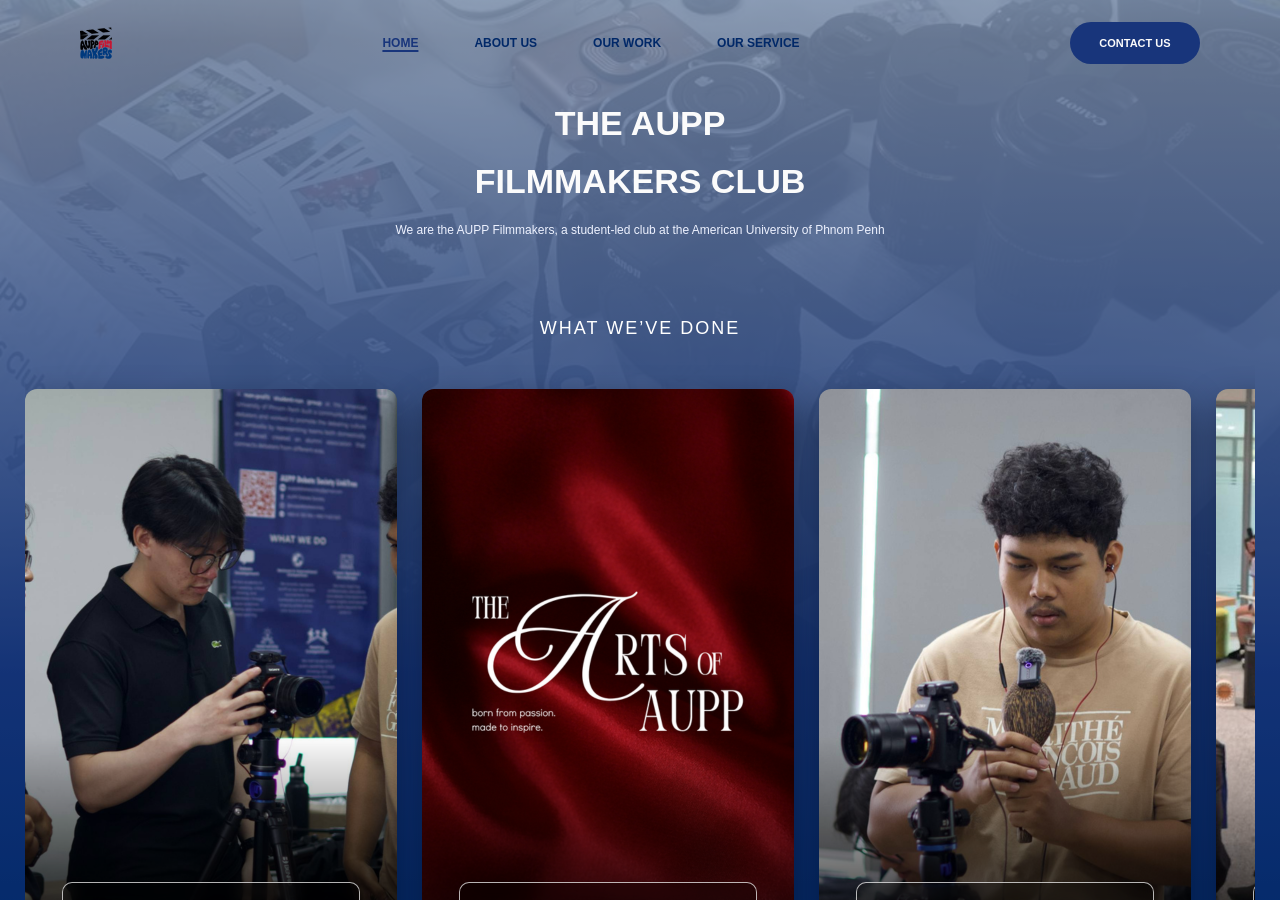
<file: index.html>
<!DOCTYPE html>
<html lang="en">
<head>
  <meta charset="UTF-8">
  <meta http-equiv="refresh" content="0; url=home.html">
  <title>Redirecting...</title>
</head>
<body>
  If you are not redirected, <a href="home.html">click here</a>.
</body>
</html>
</file>
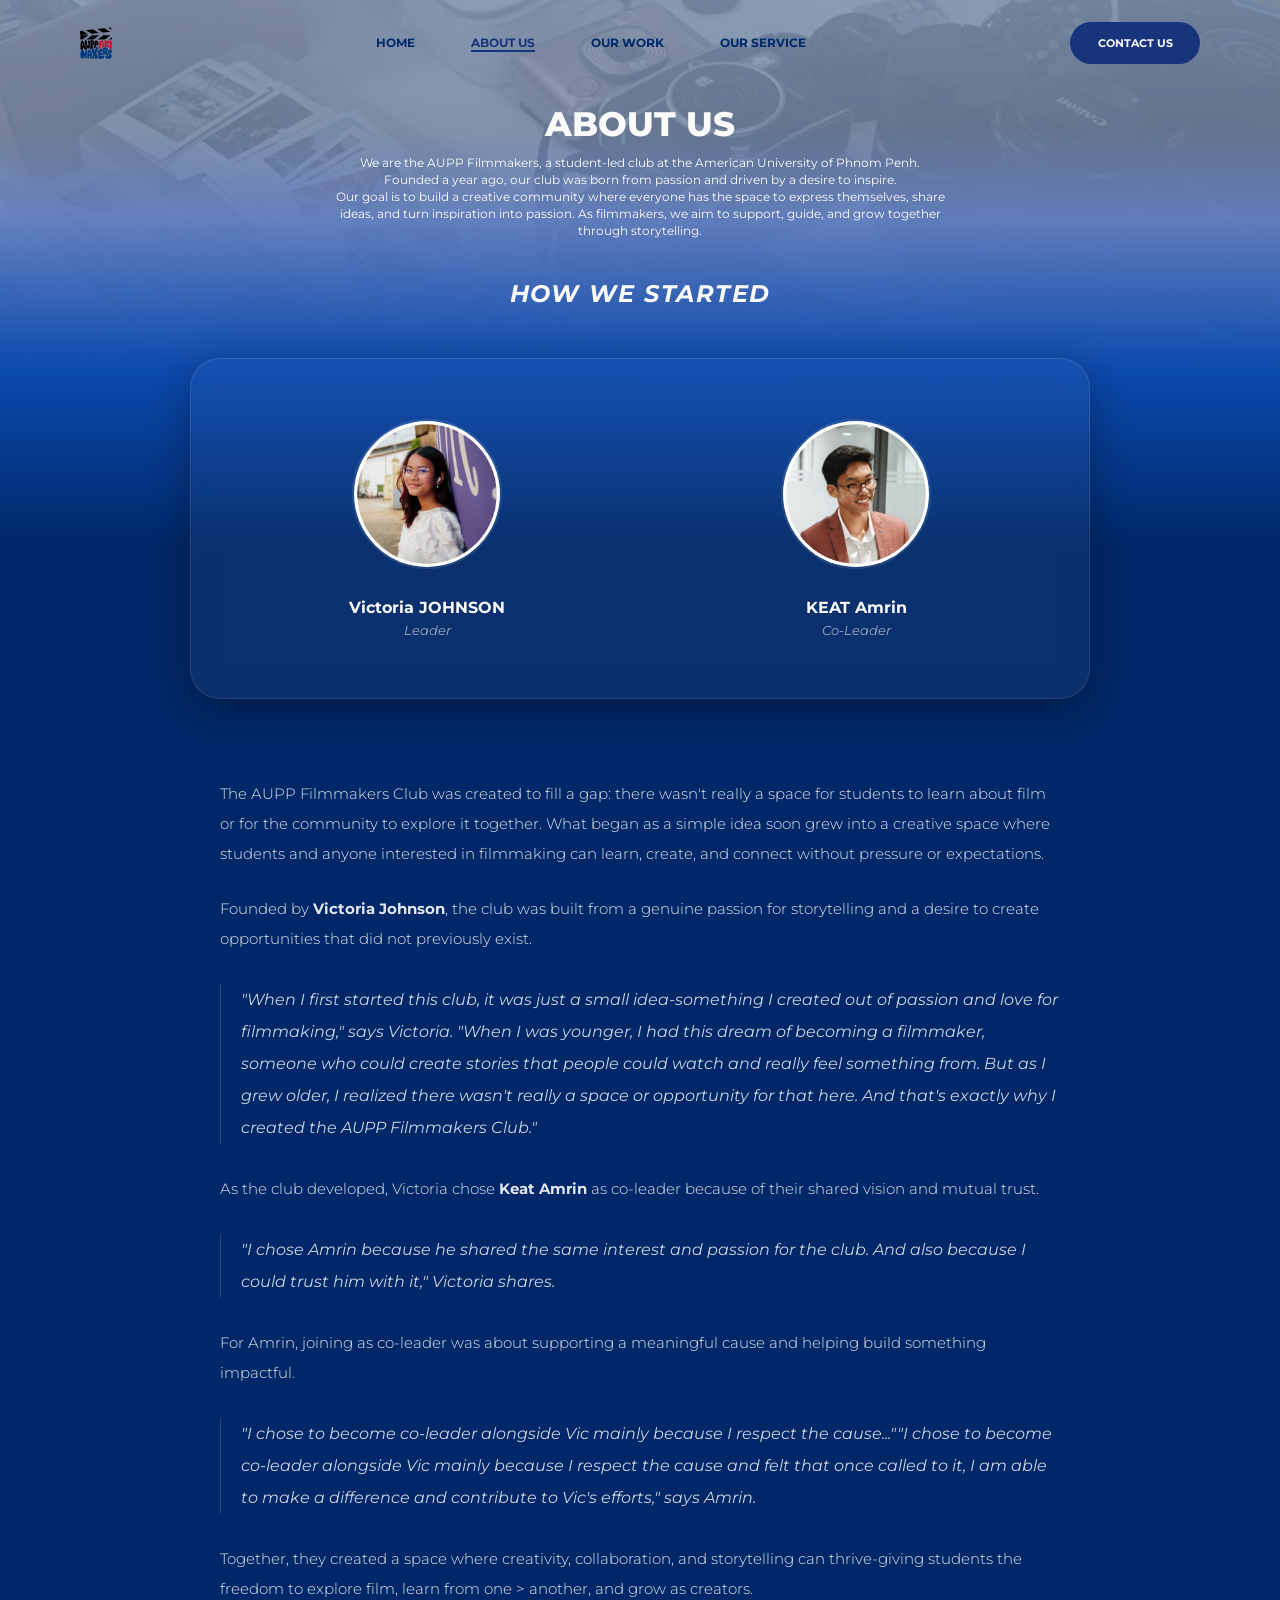
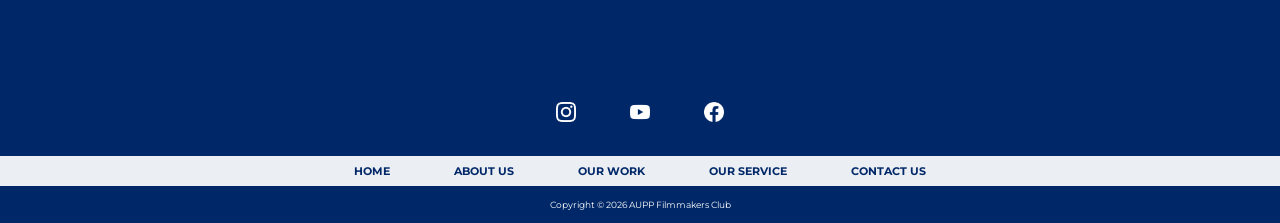
<file: about-us.html>
<!DOCTYPE html>
<html lang="en">
<head>
  <meta charset="UTF-8">
  <meta name="viewport" content="width=device-width, initial-scale=1.0">
  <title>About Us | AUPP Filmmakers</title>

  <link href="https://fonts.googleapis.com/css2?family=Montserrat:wght@300;400;600;700&display=swap" rel="stylesheet">

  <link rel="stylesheet" href="https://cdnjs.cloudflare.com/ajax/libs/font-awesome/6.5.0/css/all.min.css">

  <link rel="stylesheet" href="css/about-us.css">
  <link rel="icon" href="media/Nav_Footer/logo.png" type="image/png">
</head>
<body>
  <section class="about-us-page">
    <div class="about-us-background"></div>

      <header class="navbar">
          <div class="logo-container">
            <img src="media/Nav_Footer/logo.png" alt="Filmmakers Logo" class="filmmakers-logo" />
          </div>
          <input type="checkbox" id="nav-toggle" class="nav-toggle" />
          <label for="nav-toggle" class="nav-toggle-label">
            <i class="fa-solid fa-bars hamburger-icon" aria-hidden="true"></i>
            <span class="sr-only">Open navigation menu</span>
          </label>

          <nav class="nav-menu">
                <a href="home.html" class="nav-item-home">HOME</a>
                <a href="about-us.html" class="nav-item-about-us active" aria-current="page">ABOUT US</a>
                <a href="our-work.html" class="nav-item-our-work">OUR WORK</a>
                <a href="our-service.html" class="nav-item-our-service">OUR SERVICE</a>
                <a href="ContactUs.html" class="nav-item-contact-mobile">CONTACT US</a>
          </nav>

          <div class="nav-contact-button">
            <a href="ContactUs.html" class="button-label">CONTACT US</a>
          </div>
      </header>

    <div class="about-us-title">
      <h1>ABOUT US</h1>

      <p>We are the AUPP Filmmakers, a student-led club at the American University of Phnom Penh.</p>
      <p>Founded a year ago, our club was born from passion and driven by a desire to inspire.</p>
      <p>Our goal is to build a creative community where everyone has the space to express themselves, share ideas, and turn inspiration into passion. As filmmakers, we aim to support, guide, and grow together through storytelling.</p>
    </div>

<section class="how">
  <h2>HOW WE STARTED</h2>

  <div class="card">
    <div class="profile">
      <img src="media/about-us/leader/1.png" alt="Victoria Johnson">
      <h4>Victoria JOHNSON</h4>
      <p>Leader</p>
    </div>

    <div class="profile">
      <img src="media/about-us/leader/2.png" alt="KEAT Amrin">
      <h4>KEAT Amrin</h4>
      <p>Co-Leader</p>
    </div>
  </div>
</section>

<section class="description">
  <p>
    The AUPP Filmmakers Club was created to fill a gap: there wasn't really a space for students to learn about film or for the community to explore it together.

What began as a simple idea soon grew into a creative space where students and anyone interested in filmmaking can learn, create, and connect without

pressure or expectations.
  </p>

  <p>
    Founded by <strong>Victoria Johnson</strong>, the club was built from a genuine passion for storytelling and a desire to create opportunities that did not previously exist.
  </p>

  <blockquote>
    "When I first started this club, it was just a small idea-something I created out of passion and love for

filmmaking," says Victoria. "When I was younger, I had this dream of becoming a filmmaker, someone who

could create stories that people could watch and really feel something from. But as I grew older, I realized

there wasn't really a space or opportunity for that here. And that's exactly why I created the AUPP Filmmakers

Club."
  </blockquote>

  <p>
    As the club developed, Victoria chose <strong>Keat Amrin </strong>as co-leader because of their shared vision and mutual trust.
  </p>

  <blockquote>
    "I chose Amrin because he shared the same interest and passion for the club. And also because I could trust him

with it," Victoria shares.
  </blockquote>

  <p>
    For Amrin, joining as co-leader was about supporting a meaningful cause and helping build something impactful.
  </p>

  <blockquote>
    "I chose to become co-leader alongside Vic mainly because I respect the cause...""I chose to become co-leader alongside Vic mainly because I respect the cause and felt that once called to it, I am

able to make a difference and contribute to Vic's efforts," says Amrin.</blockquote>

  <p>
    Together, they created a space where creativity, collaboration, and storytelling can thrive-giving students the freedom to explore film, learn from one
>
another, and grow as creators.
  </p>
</section>

<footer class="footer">
        <div class="footer-social">
          <a href="https://www.instagram.com/aupp.filmmakers?utm_source=ig_web_button_share_sheet&igsh=ZDNlZDc0MzIxNw==" class="footer-social-link">
            <img src="media/Nav_Footer/IG.png" alt="Instagram Icon" />
          </a>
          <a href="https://www.youtube.com/@auppfilmmakersofficial" class="footer-social-link">
            <img src="media/Nav_Footer/YT.png" alt="YouTube Icon" />
          </a>
          <a href="https://web.facebook.com/profile.php?id=61566840352282" class="footer-social-link">
            <img src="media/Nav_Footer/FB.png" alt="Facebook Icon" />
          </a>
        </div>

        <div class="footer-menu">
          <a href="home.html">HOME</a>
          <a href="about-us.html">ABOUT US</a>
          <a href="our-work.html">OUR WORK</a>
          <a href="our-service.html">OUR SERVICE</a>
          <a href="ContactUs.html">CONTACT US</a>
        </div>

        <p class="footer-copyright">Copyright &copy; 2026 AUPP Filmmakers Club</p>
</footer>

</body>
</html>
</file>
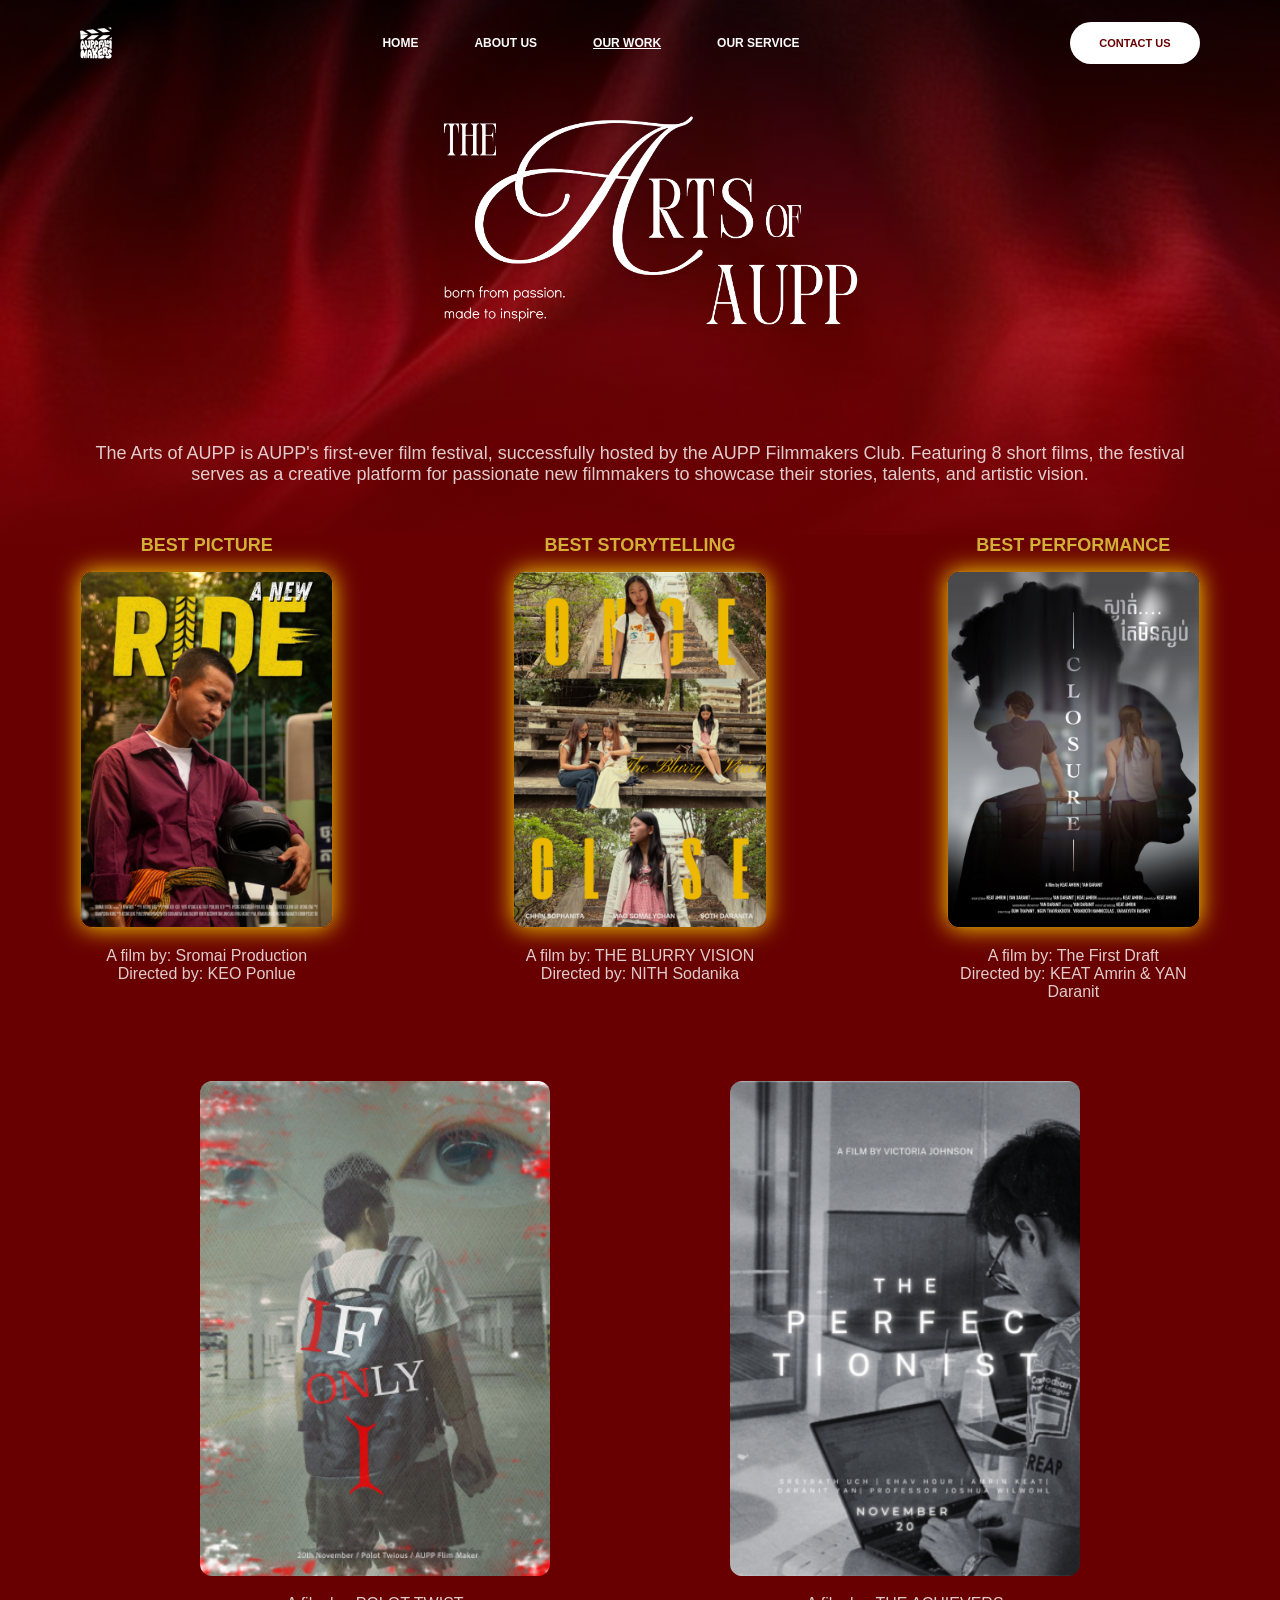
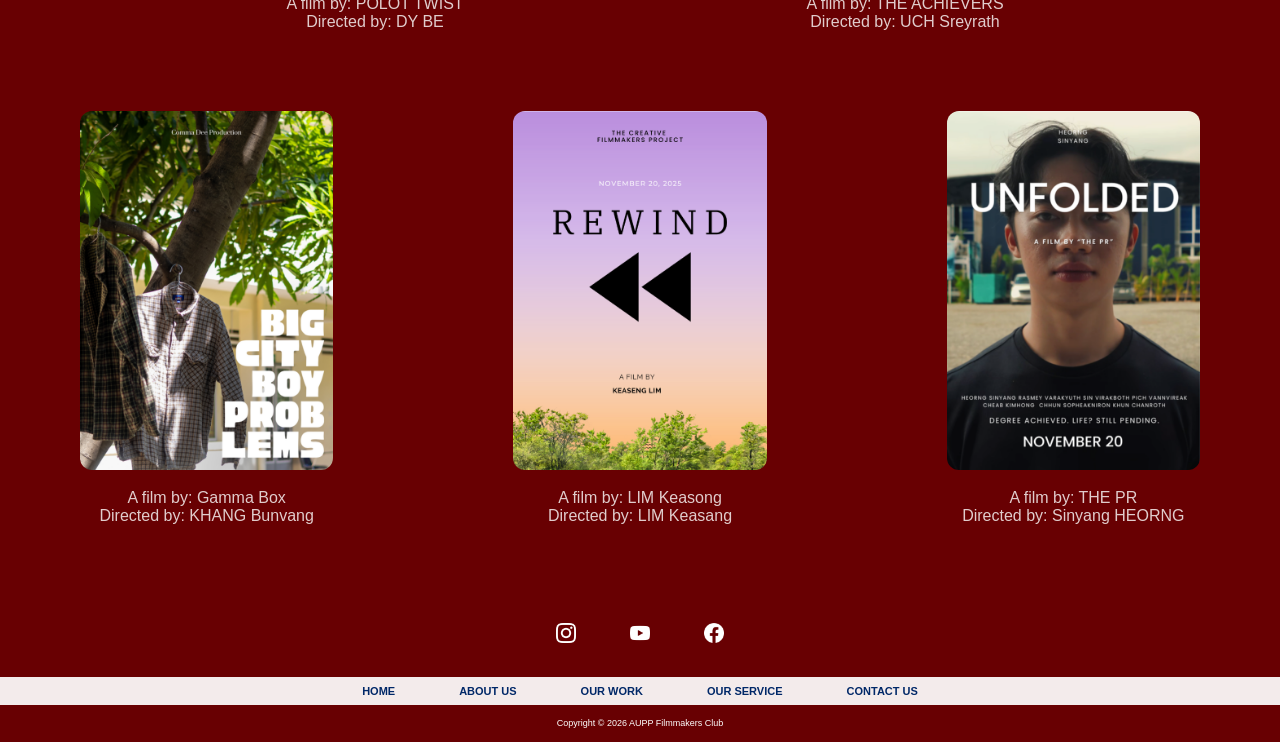
<file: ArtofAupp.html>
<!DOCTYPE html>
<html lang="en">
<head>
    <meta charset="UTF-8">
    <meta name="viewport" content="width=device-width, initial-scale=1.0">
    <title>The Arts Of AUPP | AUPP Filmmakers</title>
    <link rel="stylesheet" href="https://cdnjs.cloudflare.com/ajax/libs/font-awesome/6.0.0/css/all.min.css">
    <link rel="stylesheet" href="css/ArtofAupp.css">
    <link rel="icon" href="media/Nav_Footer/logo.png" type="image/png">
</head>
<body>
    <section class="art-of-aupp-page">
      <div class="art-of-aupp-background"></div>

      <header class="navbar">

        <div class="logo-container">
          <img src="media/Nav_Footer/logo-white.png" alt="Filmmakers Logo" class="filmmakers-logo" />
        </div>
        <input type="checkbox" id="nav-toggle" class="nav-toggle" />
        <label for="nav-toggle" class="nav-toggle-label">
          <i class="fa-solid fa-bars hamburger-icon" aria-hidden="true"></i>
          <span class="sr-only">Open navigation menu</span>
        </label>

        <nav class="nav-menu">
          <a href="home.html" class="nav-item-home">HOME</a>
          <a href="about-us.html" class="nav-item-about-us">ABOUT US</a>
          <a href="our-work.html" class="nav-item-our-work active" aria-current="page">OUR WORK</a>
          <a href="our-service.html" class="nav-item-our-service">OUR SERVICE</a>
          <a href="ContactUs.html" class="nav-item-contact-mobile">CONTACT US</a>
        </nav>

        <div class="nav-contact-button">
          <a href="ContactUs.html" class="button-label">CONTACT US</a>
        </div>
      </header>
    
    <div class="hero-content">
            <img src="media/art-of-aupp/6 (1).png" class="hero-logo" alt="The Arts of AUPP">
            <p class="description">
                The Arts of AUPP is AUPP's first-ever film festival, successfully hosted by the AUPP Filmmakers Club.
                Featuring 8 short films, the festival serves as a creative platform for passionate new filmmakers to showcase their stories, talents, and artistic vision.
            </p>
    </div>

    <main class="gallery-container">
        <section class="film-row winners">
            <div class="film-card">
                <h3 class="category-title">BEST PICTURE</h3>
                <img src="media/art-of-aupp/film-poster/2.png" alt="A New Ride">
                <p class="film-info">A film by: Sromai Production<br>Directed by: KEO Ponlue</p>
            </div>    
            <div class="film-card">
                <h3 class="category-title">BEST STORYTELLING</h3>
                <img src="media/art-of-aupp/film-poster/3.png" alt="Once Close">
                <p class="film-info">A film by: THE BLURRY VISION<br>Directed by: NITH Sodanika</p>
            </div>
            <div class="film-card">
                <h3 class="category-title">BEST PERFORMANCE</h3>
                <img src="media/art-of-aupp/film-poster/1.png" alt="Closure">
                <p class="film-info">A film by: The First Draft<br>Directed by: KEAT Amrin & YAN Daranit</p>
            </div>
        </section>

        <section class="film-row grid-2">
            <div class="film-card">
                <img src="media/art-of-aupp/film-poster/4.png" alt="If Only I">
                <p class="film-info">A film by: POLOT TWIST<br>Directed by: DY BE</p>
            </div>
            <div class="film-card">
                <img src="media/art-of-aupp/film-poster/5.png" alt="The Perfectionist">
                <p class="film-info">A film by: THE ACHIEVERS<br>Directed by: UCH Sreyrath</p>
            </div>
        </section>

        <section class="film-row grid-3">
            <div class="film-card">
                <img src="media/art-of-aupp/film-poster/6.png" alt="Big City Boy Problems">
                <p class="film-info">A film by: Gamma Box<br>Directed by: KHANG Bunvang</p>
            </div>
            <div class="film-card">
                <img src="media/art-of-aupp/film-poster/7.png" alt="Rewind">
                <p class="film-info">A film by: LIM Keasong<br>Directed by: LIM Keasang</p>
            </div>
            <div class="film-card">
                <img src="media/art-of-aupp/film-poster/8.png" alt="Unfolded">
                <p class="film-info">A film by: THE PR<br>Directed by: Sinyang HEORNG</p>
            </div>
        </section>
          
    </main>

    <footer class="footer">
        <div class="footer-social">
          <a href="https://www.instagram.com/aupp.filmmakers?utm_source=ig_web_button_share_sheet&igsh=ZDNlZDc0MzIxNw==" class="footer-social-link">
            <img src="media/Nav_Footer/IG.png" alt="Instagram Icon" />
          </a>
          <a href="https://www.youtube.com/@auppfilmmakersofficial " class="footer-social-link">
            <img src="media/Nav_Footer/YT.png" alt="YouTube Icon" />
          </a>
          <a href="https://web.facebook.com/profile.php?id=61566840352282" class="footer-social-link">
            <img src="media/Nav_Footer/FB.png" alt="Facebook Icon" />
          </a>
        </div>

        <div class="footer-menu">
          <a href="home.html">HOME</a>
          <a href="about-us.html">ABOUT US</a>
          <a href="our-work.html">OUR WORK</a>
          <a href="our-service.html">OUR SERVICE</a>
          <a href="ContactUs.html">CONTACT US</a>
        </div>

        <p class="footer-copyright">Copyright &copy; 2026 AUPP Filmmakers Club</p>
    </footer>

</body>
</html>
</file>
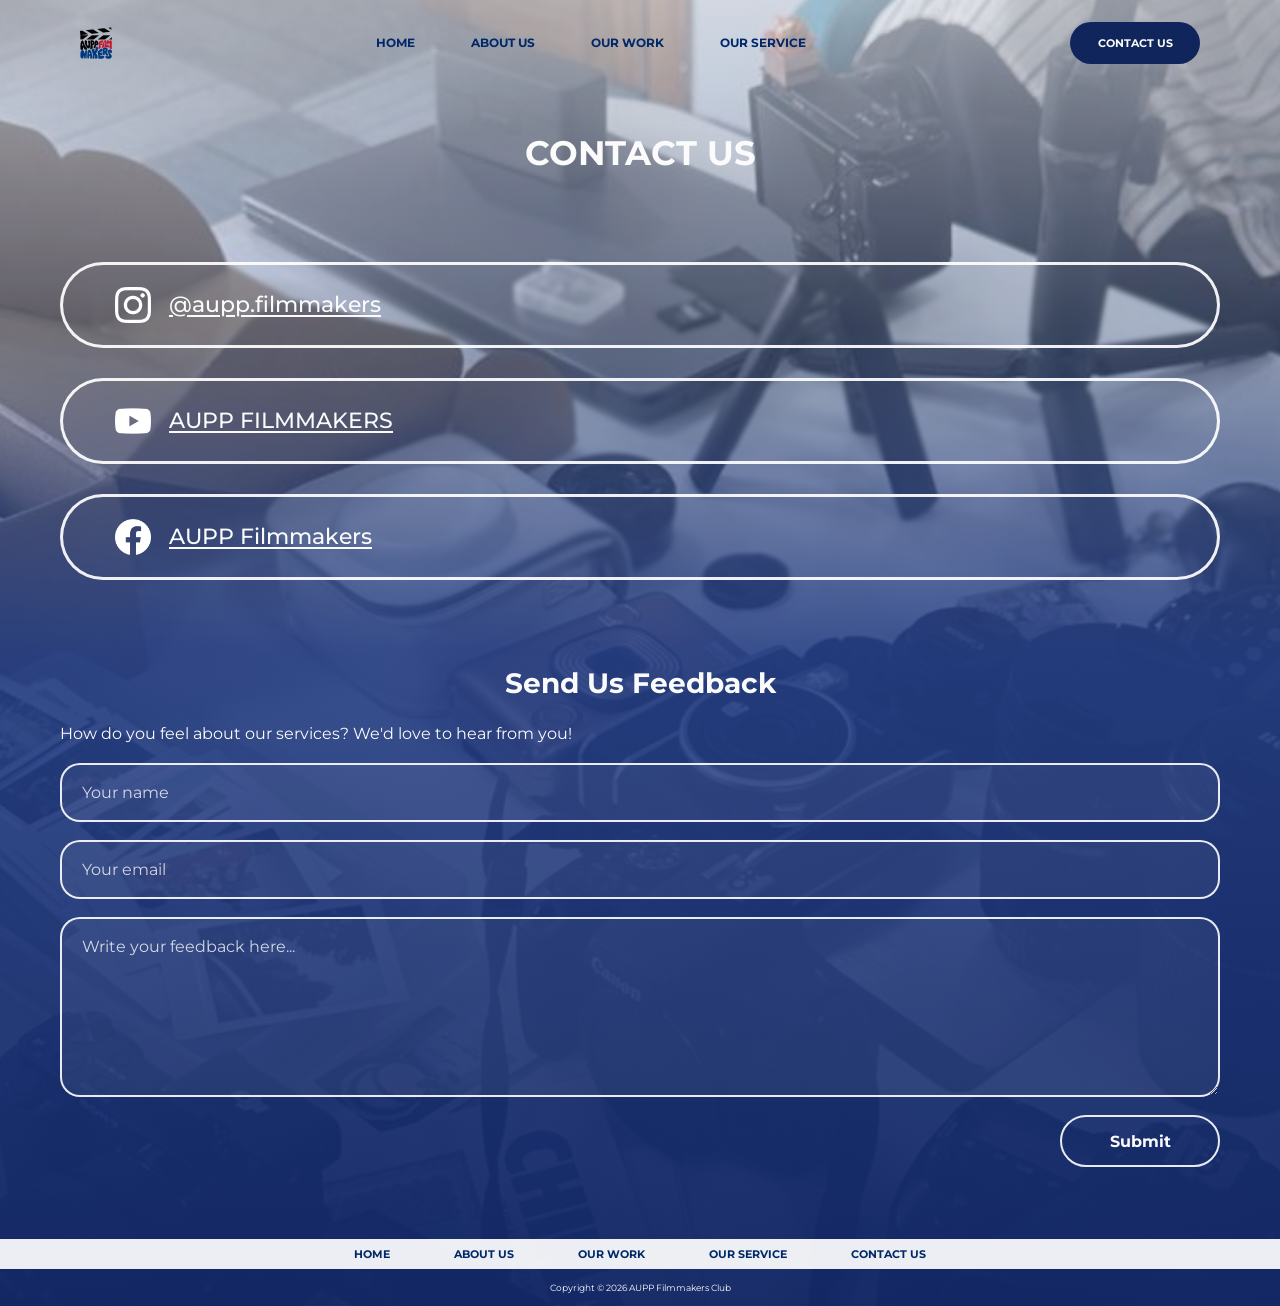
<file: ContactUs.html>
<!DOCTYPE html>
<html lang="en">
  <head>
    <meta charset="UTF-8" />
    <meta name="viewport" content="width=device-width, initial-scale=1.0" />
    <title>Contact Us | AUPP FILMMAKERS CLUB</title>
    <link rel="preconnect" href="https://fonts.gstatic.com" crossorigin />
    <link
      href="https://fonts.googleapis.com/css2?family=Montserrat:ital,wght@0,100..900;1,100..900&display=swap"
      rel="stylesheet"
    />
    <link rel="stylesheet" href="https://cdnjs.cloudflare.com/ajax/libs/font-awesome/6.5.0/css/all.min.css" />
    <link rel="stylesheet" href="css/ContactUs.css" />
    <link rel="icon" href="media/Nav_Footer/logo.png" type="image/png">
  </head>
  <body>
    <section class="contactUs-page">
      <div class="contactUs-background"></div>

      <header class="navbar">
        <div class="logo-container">
          <img src="media/Nav_Footer/logo.png" alt="Filmmakers Logo" class="filmmakers-logo" />
        </div>
        <input type="checkbox" id="nav-toggle" class="nav-toggle" />
        <label for="nav-toggle" class="nav-toggle-label">
          <i class="fa-solid fa-bars hamburger-icon" aria-hidden="true"></i>
          <span class="sr-only">Open navigation menu</span>
        </label>

        <nav class="nav-menu">
          <a href="home.html" class="nav-item-home">HOME</a>
          <a href="about-us.html" class="nav-item-about-us">ABOUT US</a>
          <a href="our-work.html" class="nav-item-our-work">OUR WORK</a>
          <a href="our-service.html" class="nav-item-our-service">OUR SERVICE</a>
          <a href="ContactUs.html" class="nav-item-contact-mobile active" aria-current="page">CONTACT US</a>
        </nav>

        <div class="nav-contact-button active">
          <a href="ContactUs.html" class="button-label" aria-current="page">CONTACT US</a>
        </div>
      </header>

      <div class="contact-us-title">
        <h1>CONTACT US</h1>
      </div>

      <section class="contact-links">
        <a href="https://www.instagram.com/aupp.filmmakers?utm_source=ig_web_button_share_sheet&igsh=ZDNlZDc0MzIxNw==" class="contact-card">
          <img src="media/Nav_Footer/IG.png" alt="Instagram Icon" class="contact-icon" />
          <span>@aupp.filmmakers</span>
        </a>

        <a href="https://www.youtube.com/@auppfilmmakersofficial" class="contact-card">
          <img src="media/Nav_Footer/YT.png" alt="YouTube Icon" class="contact-icon" />
          <span>AUPP FILMMAKERS</span>
        </a>

        <a href="https://web.facebook.com/profile.php?id=61566840352282" class="contact-card">
          <img src="media/Nav_Footer/FB.png" alt="Facebook Icon" class="contact-icon" />
          <span>AUPP Filmmakers</span>
        </a>
      </section>

      <section class="feedback-section">
        <h2>Send Us Feedback</h2>
        <p>How do you feel about our services? We'd love to hear from you!</p>
        <form class="feedback-form">
          <label class="sr-only" for="feedback-name">Your name</label>
          <input id="feedback-name" type="text" name="name" placeholder="Your name" required />

          <label class="sr-only" for="feedback-email">Your email</label>
          <input id="feedback-email" type="email" name="email" placeholder="Your email" required />

          <label class="sr-only" for="feedback-message">Your message</label>
          <textarea id="feedback-message" name="message" placeholder="Write your feedback here..." required></textarea>

          <button type="submit">Submit</button>
        </form>
      </section>

      <footer class="footer">
        <div class="footer-menu">
          <a href="home.html">HOME</a>
          <a href="about-us.html">ABOUT US</a>
          <a href="our-work.html">OUR WORK</a>
          <a href="our-service.html">OUR SERVICE</a>
          <a href="ContactUs.html">CONTACT US</a>
        </div>

        <p class="footer-copyright">Copyright &copy; 2026 AUPP Filmmakers Club</p>
      </footer>
    </section>
  </body>
</html>
</file>
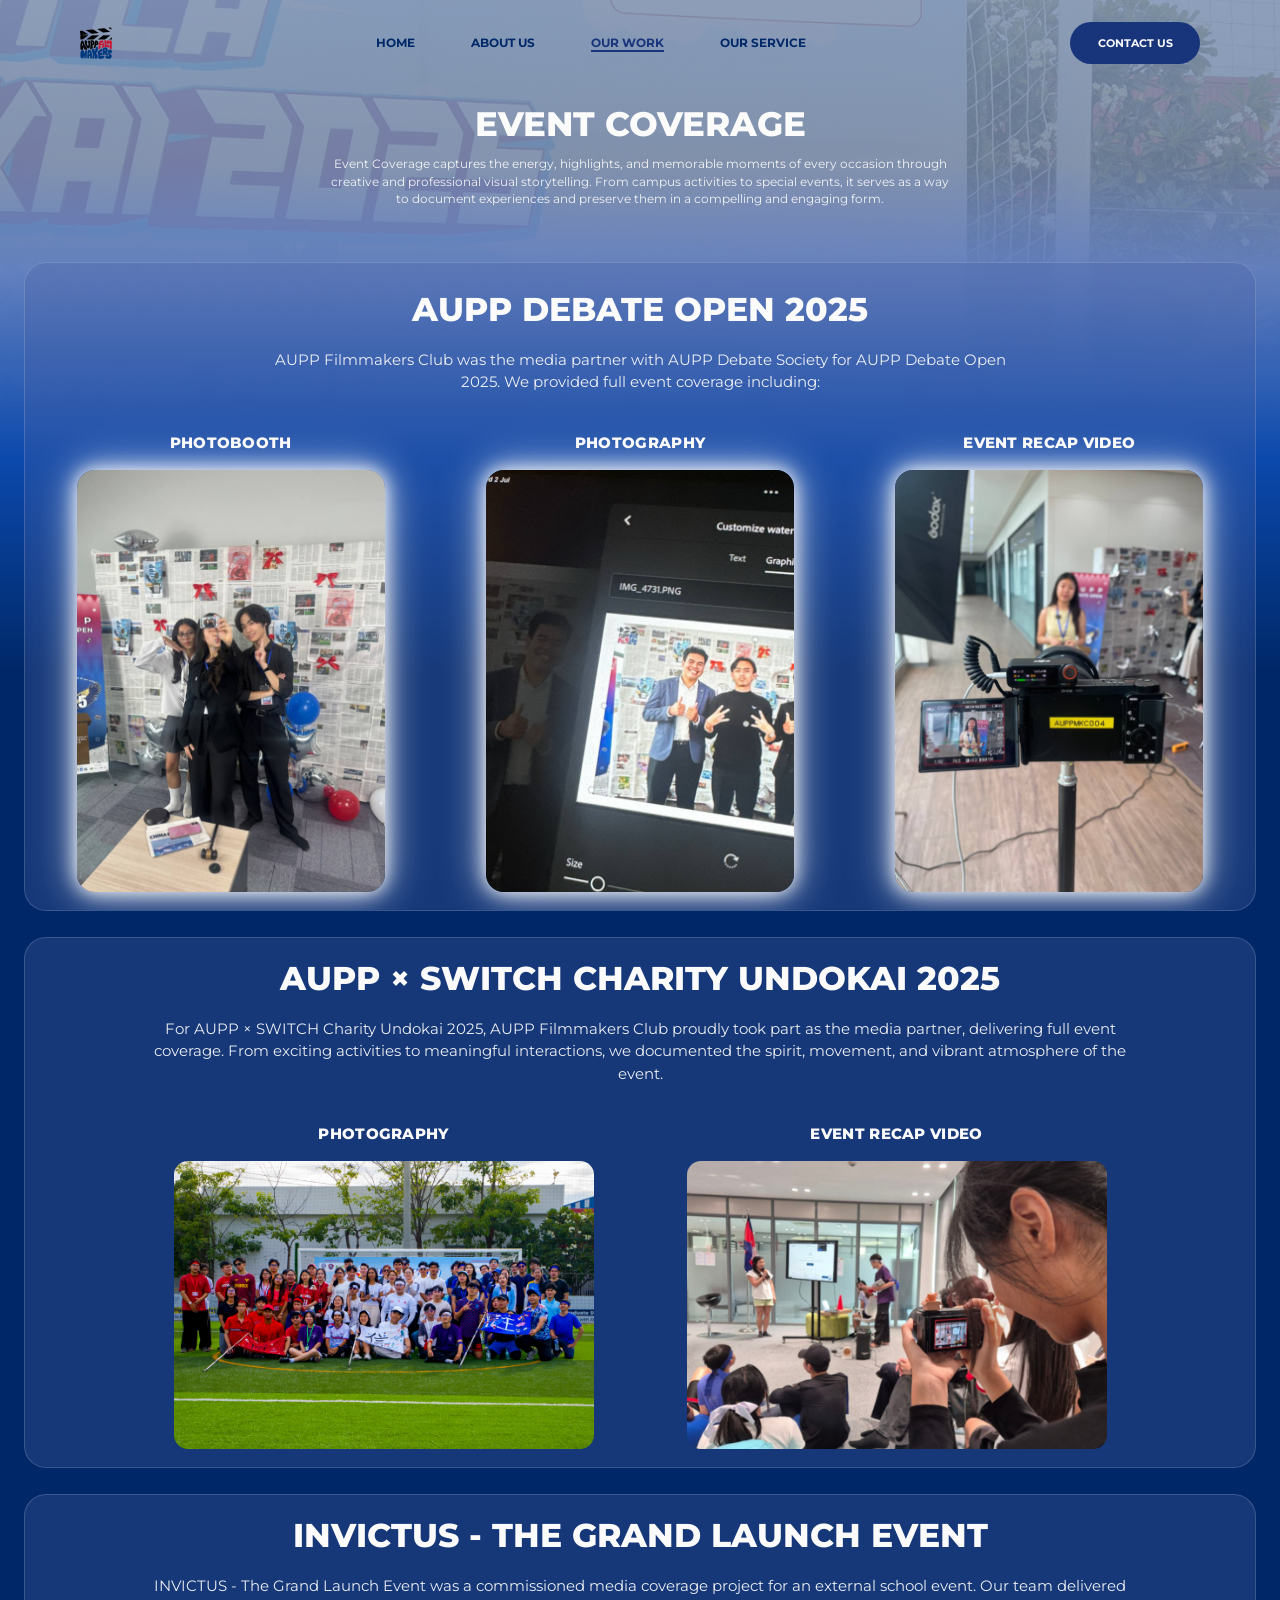
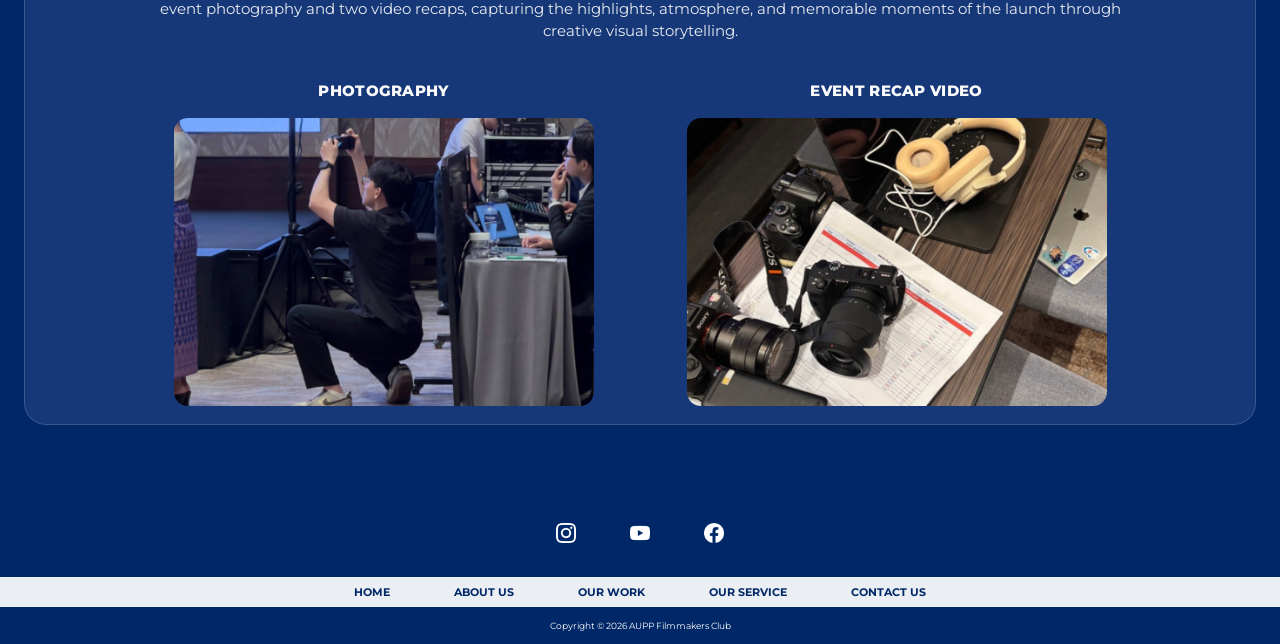
<file: EventCoverage.html>
<!DOCTYPE html>
<html lang="en">

  <head>
    <meta charset="UTF-8" />
    <meta name="viewport" content="width=device-width, initial-scale=1.0" />
    <title>Event Coverage | AUPP FILMMAKERS CLUB</title>
    <link rel="preconnect" href="https://fonts.gstatic.com" crossorigin />
    <link href="https://fonts.googleapis.com/css2?family=Montserrat:ital,wght@0,100..900;1,100..900&display=swap"
      rel="stylesheet" />
    <link rel="stylesheet" href="https://cdnjs.cloudflare.com/ajax/libs/font-awesome/6.5.0/css/all.min.css" />
    <link rel="stylesheet" href="css/EventCoverage.css" />
    <link rel="icon" href="media/Nav_Footer/logo.png" type="image/png">
  </head>

  <body>
    <section class="event-coverage-page">
      <div class="event-coverage-background"></div>

      <header class="navbar">
        <div class="logo-container">
          <img src="media/Nav_Footer/logo.png" alt="Filmmakers Logo" class="filmmakers-logo" />
        </div>
        <input type="checkbox" id="nav-toggle" class="nav-toggle" />
        <label for="nav-toggle" class="nav-toggle-label">
          <i class="fa-solid fa-bars hamburger-icon" aria-hidden="true"></i>
          <span class="sr-only">Open navigation menu</span>
        </label>

        <nav class="nav-menu">
          <a href="home.html" class="nav-item-home">HOME</a>
          <a href="about-us.html" class="nav-item-about-us">ABOUT US</a>
          <a href="our-work.html" class="nav-item-our-work active" aria-current="page">OUR WORK</a>
          <a href="our-service.html" class="nav-item-our-service">OUR SERVICE</a>
          <a href="ContactUs.html" class="nav-item-contact-mobile">CONTACT US</a>
        </nav>

        <div class="nav-contact-button">
          <a href="ContactUs.html" class="button-label">CONTACT US</a>
        </div>
      </header>

      <div class="event-coverage-title">
        <h1>EVENT COVERAGE</h1>
        <p>
          Event Coverage captures the energy, highlights, and memorable moments of every occasion through creative and professional visual storytelling. From campus activities to special events, it serves as a way to document experiences and preserve them in a compelling and engaging form.</p>
      </div>

      <section class="gallery-section">
        <div class="gallery-header">
          <h2 class="gallery-title">AUPP DEBATE OPEN 2025</h2>
          <p class="gallery-description">
            AUPP Filmmakers Club was the media partner with AUPP Debate Society for AUPP Debate Open 2025.
            We provided full event coverage including:
          </p>
        </div>

        <div class="gallery-cards">
          <article class="gallery-card">
            <h3 class="gallery-card-title">PHOTOBOOTH</h3>
            <div class="gallery-card-frame">
              <img src="media/event-coverage/event-aupp-debate/1.png" alt="Photobooth coverage preview" />
            </div>
          </article>

          <article class="gallery-card">
            <h3 class="gallery-card-title">PHOTOGRAPHY</h3>
            <div class="gallery-card-frame">
              <img src="media/event-coverage/event-aupp-debate/2.png" alt="Photography coverage preview" />
            </div>
          </article>

          <article class="gallery-card">
            <h3 class="gallery-card-title">EVENT RECAP VIDEO</h3>
            <div class="gallery-card-frame">
              <img src="media/event-coverage/event-aupp-debate/3.png" alt="Event recap video preview" />
            </div>
          </article>
        </div>
      </section>

      <section class="gallery-section gallery-section-secondary">
        <div class="gallery-header gallery-header-wide">
          <h2 class="gallery-title">AUPP &times; SWITCH Charity Undokai 2025</h2>
          <p class="gallery-description">
            For AUPP &times; SWITCH Charity Undokai 2025, AUPP Filmmakers Club proudly took part as the media partner,
            delivering full event coverage. From exciting activities to meaningful interactions, we documented the
            spirit, movement, and vibrant atmosphere of the event.
          </p>
        </div>

        <div class="gallery-cards gallery-cards-two">
          <article class="gallery-card">
            <h3 class="gallery-card-title">PHOTOGRAPHY</h3>
            <div class="gallery-card-frame gallery-card-frame-landscape">
              <img src="media/event-coverage/event-switch-charity-undokai/1.png" alt="Charity Undokai photography preview" />
            </div>
          </article>

          <article class="gallery-card">
            <h3 class="gallery-card-title">EVENT RECAP VIDEO</h3>
            <div class="gallery-card-frame gallery-card-frame-landscape">
              <img src="media/event-coverage/event-switch-charity-undokai/2.png" alt="Charity Undokai event recap video preview" />
            </div>
          </article>
        </div>
      </section>

      <section class="gallery-section gallery-section-secondary">
        <div class="gallery-header gallery-header-wide">
          <h2 class="gallery-title">INVICTUS - THE GRAND LAUNCH EVENT</h2>
          <p class="gallery-description">
            INVICTUS - The Grand Launch Event was a commissioned media coverage project for an external school
            event. Our team delivered event photography and two video recaps, capturing the highlights,
            atmosphere, and memorable moments of the launch through creative visual storytelling.
          </p>
        </div>

        <div class="gallery-cards gallery-cards-two">
          <article class="gallery-card">
            <h3 class="gallery-card-title">PHOTOGRAPHY</h3>
            <div class="gallery-card-frame gallery-card-frame-landscape">
              <img src="media/event-coverage/event-invictus/1.png" alt="Invictus photography preview" />
            </div>
          </article>

          <article class="gallery-card">
            <h3 class="gallery-card-title">EVENT RECAP VIDEO</h3>
            <div class="gallery-card-frame gallery-card-frame-landscape">
              <img src="media/event-coverage/event-invictus/2.png" alt="Invictus event recap video preview" />
            </div>
          </article>
        </div>
      </section>

      <footer class="footer">
        <div class="footer-social">
          <a href="https://www.instagram.com/aupp.filmmakers?utm_source=ig_web_button_share_sheet&igsh=ZDNlZDc0MzIxNw==" class="footer-social-link">
            <img src="media/Nav_Footer/IG.png" alt="Instagram Icon" />
          </a>
          <a href="https://www.youtube.com/@auppfilmmakersofficial" class="footer-social-link">
            <img src="media/Nav_Footer/YT.png" alt="YouTube Icon" />
          </a>
          <a href="https://web.facebook.com/profile.php?id=61566840352282" class="footer-social-link">
            <img src="media/Nav_Footer/FB.png" alt="Facebook Icon" />
          </a>
        </div>

        <div class="footer-menu">
          <a href="home.html">HOME</a>
          <a href="about-us.html">ABOUT US</a>
          <a href="our-work.html">OUR WORK</a>
          <a href="our-service.html">OUR SERVICE</a>
          <a href="ContactUs.html">CONTACT US</a>
        </div>

        <p class="footer-copyright">Copyright &copy; 2026 AUPP Filmmakers Club</p>
      </footer>
    </section>
  </body>

</html>
</file>
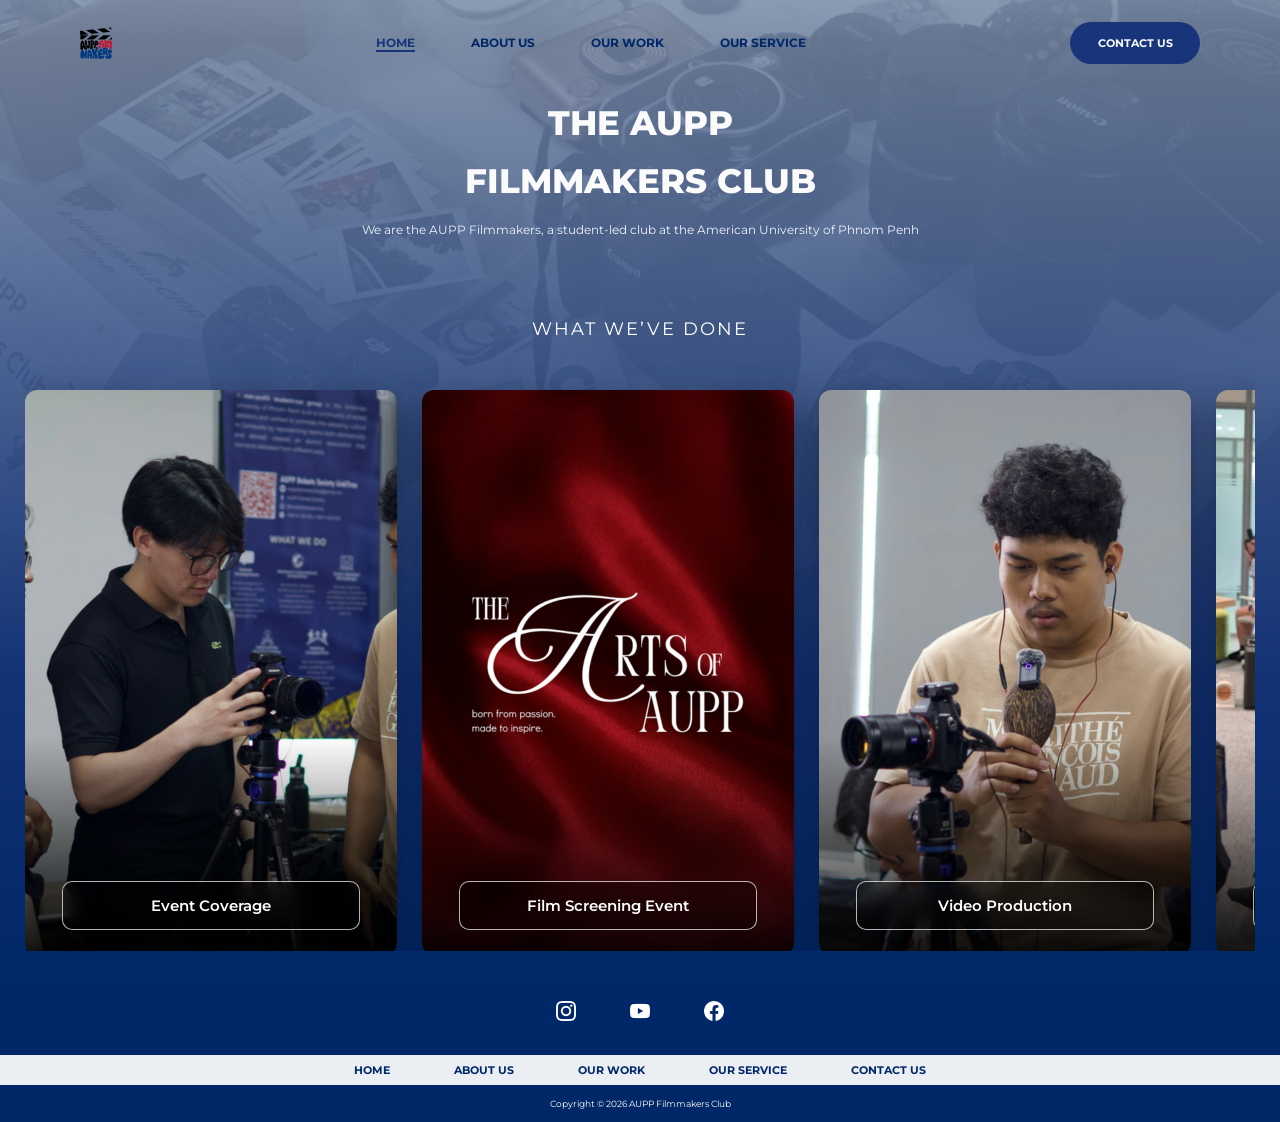
<file: home.html>
<!DOCTYPE html>
<html lang="en">

<head>
  <meta charset="UTF-8">
  <meta name="viewport" content="width=device-width, initial-scale=1.0">
  <title>Home | AUPP Filmmakers</title>
  <link href="https://fonts.googleapis.com/css2?family=Montserrat:wght@300;400;600;700&display=swap" rel="stylesheet">

  <link rel="stylesheet" href="https://cdnjs.cloudflare.com/ajax/libs/font-awesome/6.5.0/css/all.min.css">
  <link rel="stylesheet" href="css/home.css">
  <link rel="icon" href="media/Nav_Footer/logo.png" type="image/png">
</head>

<body>
  <section class="home-page">
    <div class="home-background"></div>
    <header class="navbar">
      <div class="logo-container">
        <img src="media/Nav_Footer/logo.png" alt="Filmmakers Logo" class="filmmakers-logo" />
      </div>
      <input type="checkbox" id="nav-toggle" class="nav-toggle" />
      <label for="nav-toggle" class="nav-toggle-label">
        <i class="fa-solid fa-bars hamburger-icon" aria-hidden="true"></i>
        <span class="sr-only">Open navigation menu</span>
      </label>

      <nav class="nav-menu">
        <a href="home.html" class="nav-item-home active" aria-current="page">HOME</a>
        <a href="about-us.html" class="nav-item-about-us">ABOUT US</a>
        <a href="our-work.html" class="nav-item-our-work">OUR WORK</a>
        <a href="our-service.html" class="nav-item-our-service">OUR SERVICE</a>
        <a href="ContactUs.html" class="nav-item-contact-mobile">CONTACT US</a>
      </nav>

      <div class="nav-contact-button">
        <a href="ContactUs.html" class="button-label">CONTACT US</a>
      </div>
    </header>
    <div class="home-title">
      <h1>THE AUPP </h1>
      <h1>FILMMAKERS CLUB</h1>
      <p>We are the AUPP Filmmakers, a student-led club at the American University of Phnom Penh</p>
    </div>
    <div class="portfolio">
      <h2>WHAT WE’VE DONE</h2>

      <div class="scroll-container">
        <a href="EventCoverage.html">
          <div class="card" style="background-image: url('media/home/our-work-card/event-coverage-card.png');">
            <div class="card-button">Event Coverage</div>
          </div>
        </a>
        <a href="ArtofAupp.html">
          <div class="card" style="background-image: url('media/home/our-work-card/art-of-aupp-card.png');">
            <div class="card-button">Film Screening Event</div>
          </div>
        </a>
        <a href="VideoProduction.html">
          <div class="card" style="background-image: url('media/home/our-work-card/videography-card.png');">
            <div class="card-button">Video Production</div>
          </div>
        </a>
        <a href="Photography.html">
          <div class="card" style="background-image: url('media/home/our-work-card/photography.png');">
            <div class="card-button">Photography</div>
          </div>
        </a>
        <a href="Photobooth.html">
          <div class="card" style="background-image: url('media/home/our-work-card/photobooth-card.png');">
            <div class="card-button">Photobooth</div>
          </div>
        </a>
      </div>
    </div>
  </section>

  <footer class="footer">
    <div class="footer-social">
      <a href="https://www.instagram.com/aupp.filmmakers?utm_source=ig_web_button_share_sheet&igsh=ZDNlZDc0MzIxNw==)"
        class="footer-social-link">
        <img src="media/Nav_Footer/IG.png" alt="Instagram Icon" />
      </a>
      <a href="https://www.youtube.com/@auppfilmmakersofficial" class="footer-social-link">
        <img src="media/Nav_Footer/YT.png" alt="YouTube Icon" />
      </a>
      <a href="https://web.facebook.com/profile.php?id=61566840352282" class="footer-social-link">
        <img src="media/Nav_Footer/FB.png" alt="Facebook Icon" />
      </a>
    </div>

    <div class="footer-menu">
      <a href="home.html">HOME</a>
      <a href="about-us.html">ABOUT US</a>
      <a href="our-work.html">OUR WORK</a>
      <a href="our-service.html">OUR SERVICE</a>
      <a href="ContactUs.html">CONTACT US</a>
    </div>

    <p class="footer-copyright">Copyright &copy; 2026 AUPP Filmmakers Club</p>
  </footer>

</body>

</html>
</file>
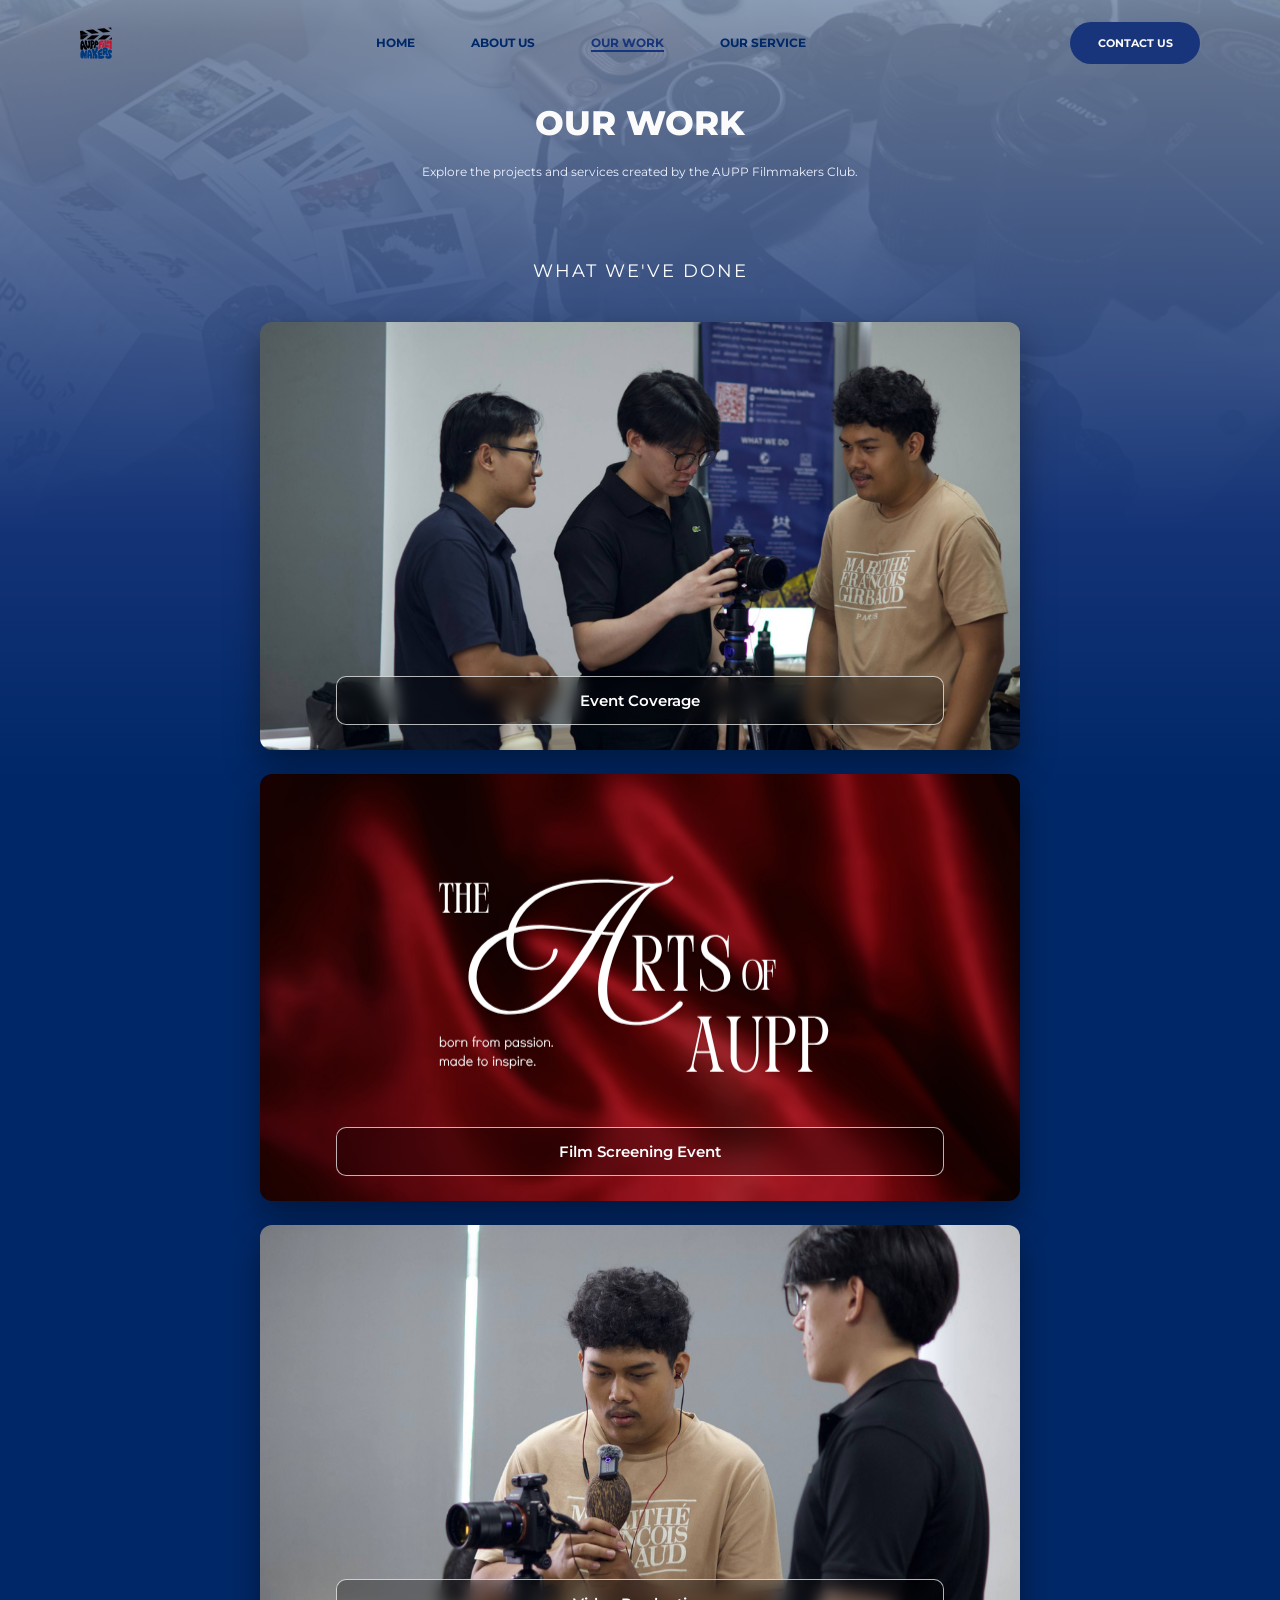
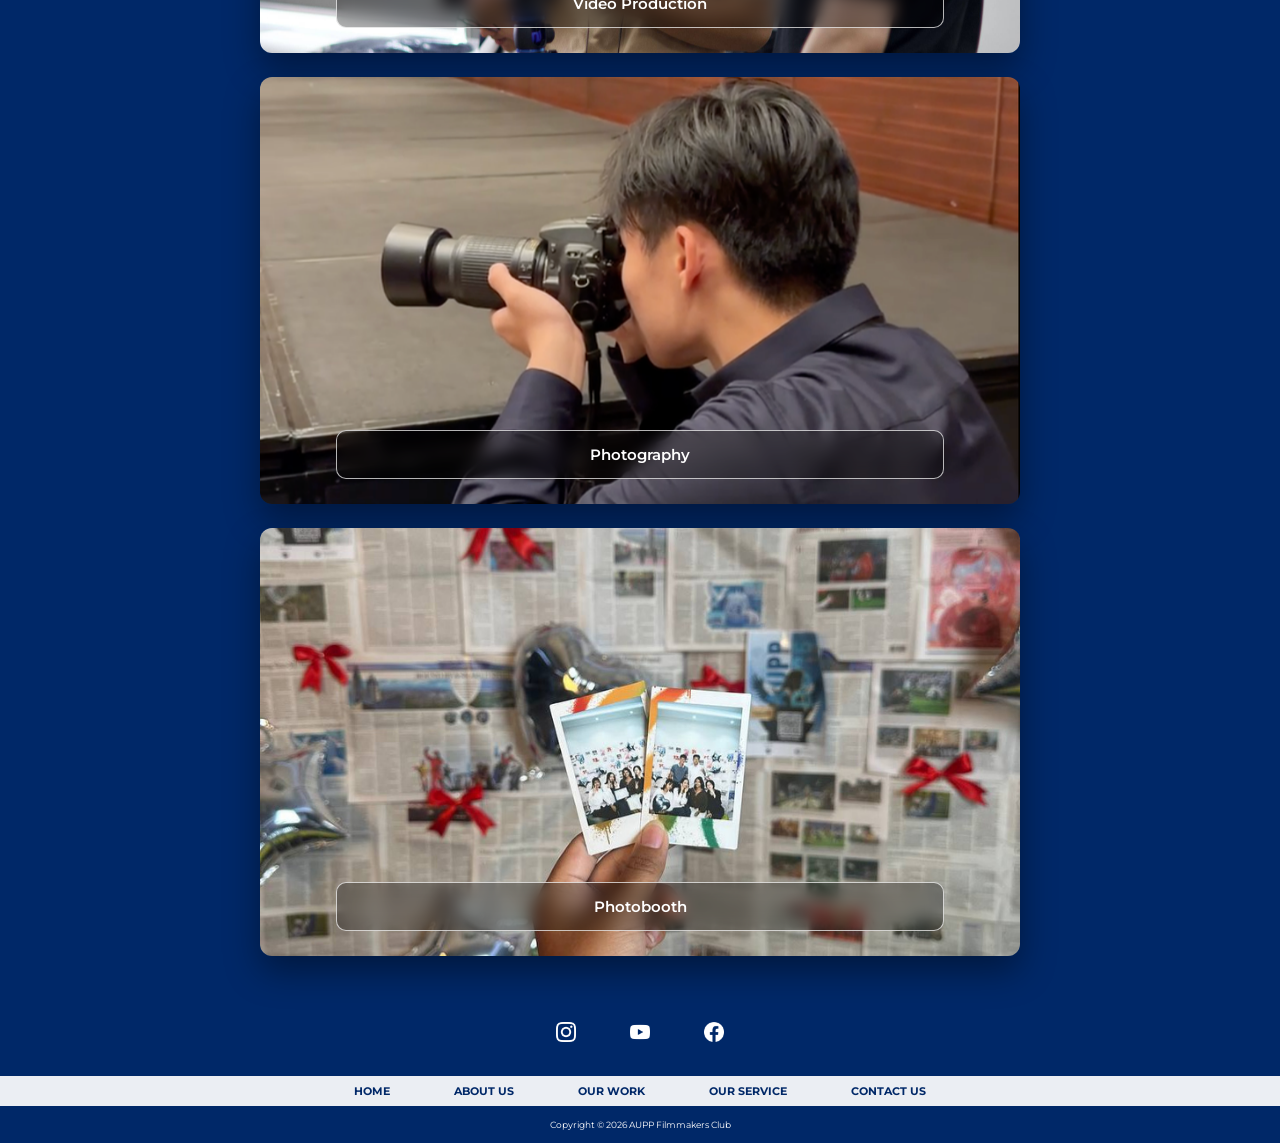
<file: our-work.html>
<!DOCTYPE html>
<html lang="en">

<head>
  <meta charset="UTF-8">
  <meta name="viewport" content="width=device-width, initial-scale=1.0">
  <title>Our Work | AUPP Filmmakers Club</title>
  <link href="https://fonts.googleapis.com/css2?family=Montserrat:wght@300;400;600;700&display=swap" rel="stylesheet">

  <link rel="stylesheet" href="https://cdnjs.cloudflare.com/ajax/libs/font-awesome/6.5.0/css/all.min.css">
  <link rel="stylesheet" href="css/our-work.css">
  <link rel="icon" href="media/Nav_Footer/logo.png" type="image/png">
</head>

<body>
  <section class="home-page">
    <div class="home-background"></div>
    <header class="navbar">
      <div class="logo-container">
        <img src="media/Nav_Footer/logo.png" alt="Filmmakers Logo" class="filmmakers-logo" />
      </div>
      <input type="checkbox" id="nav-toggle" class="nav-toggle" />
      <label for="nav-toggle" class="nav-toggle-label">
        <i class="fa-solid fa-bars hamburger-icon" aria-hidden="true"></i>
        <span class="sr-only">Open navigation menu</span>
      </label>

      <nav class="nav-menu">
        <a href="home.html" class="nav-item-home">HOME</a>
        <a href="about-us.html" class="nav-item-about-us">ABOUT US</a>
        <a href="our-work.html" class="nav-item-our-work active" aria-current="page">OUR WORK</a>
        <a href="our-service.html" class="nav-item-our-service">OUR SERVICE</a>
        <a href="ContactUs.html" class="nav-item-contact-mobile">CONTACT US</a>
      </nav>

      <div class="nav-contact-button">
        <a href="ContactUs.html" class="button-label">CONTACT US</a>
      </div>
    </header>
    <div class="home-title">
      <h1>OUR WORK</h1>
      <p>Explore the projects and services created by the AUPP Filmmakers Club.</p>
    </div>
    <div class="portfolio">
      <h2>WHAT WE'VE DONE</h2>

      <div class="scroll-container">
        <a href="EventCoverage.html">
          <div class="card" style="background-image: url('media/our-work/1.png');">
            <div class="card-button">Event Coverage</div>
          </div>
        </a>
        <a href="ArtofAupp.html">
          <div class="card" style="background-image: url('media/our-work/2.png');">
            <div class="card-button">Film Screening Event</div>
          </div>
        </a>
        <a href="VideoProduction.html">
          <div class="card" style="background-image: url('media/our-work/3.png');">
            <div class="card-button">Video Production</div>
          </div>
        </a>
        <a href="Photography.html">
          <div class="card" style="background-image: url('media/our-work/4.png');">
            <div class="card-button">Photography</div>
          </div>
        </a>
        <a href="Photobooth.html">
          <div class="card" style="background-image: url('media/our-work/5.png');">
            <div class="card-button">Photobooth</div>
          </div>
        </a>
      </div>
    </div>
  </section>

  <footer class="footer">
    <div class="footer-social">
      <a href="https://www.instagram.com/aupp.filmmakers?utm_source=ig_web_button_share_sheet&igsh=ZDNlZDc0MzIxNw==")
        class="footer-social-link">
        <img src="media/Nav_Footer/IG.png" alt="Instagram Icon" />
      </a>
      <a href="https://www.youtube.com/@auppfilmmakersofficial" class="footer-social-link">
        <img src="media/Nav_Footer/YT.png" alt="YouTube Icon" />
      </a>
      <a href="https://web.facebook.com/profile.php?id=61566840352282" class="footer-social-link">
        <img src="media/Nav_Footer/FB.png" alt="Facebook Icon" />
      </a>
    </div>

    <div class="footer-menu">
      <a href="home.html">HOME</a>
      <a href="about-us.html">ABOUT US</a>
      <a href="our-work.html">OUR WORK</a>
      <a href="our-service.html">OUR SERVICE</a>
      <a href="ContactUs.html">CONTACT US</a>
    </div>

    <p class="footer-copyright">Copyright &copy; 2026 AUPP Filmmakers Club</p>
  </footer>

</body>

</html>
</file>
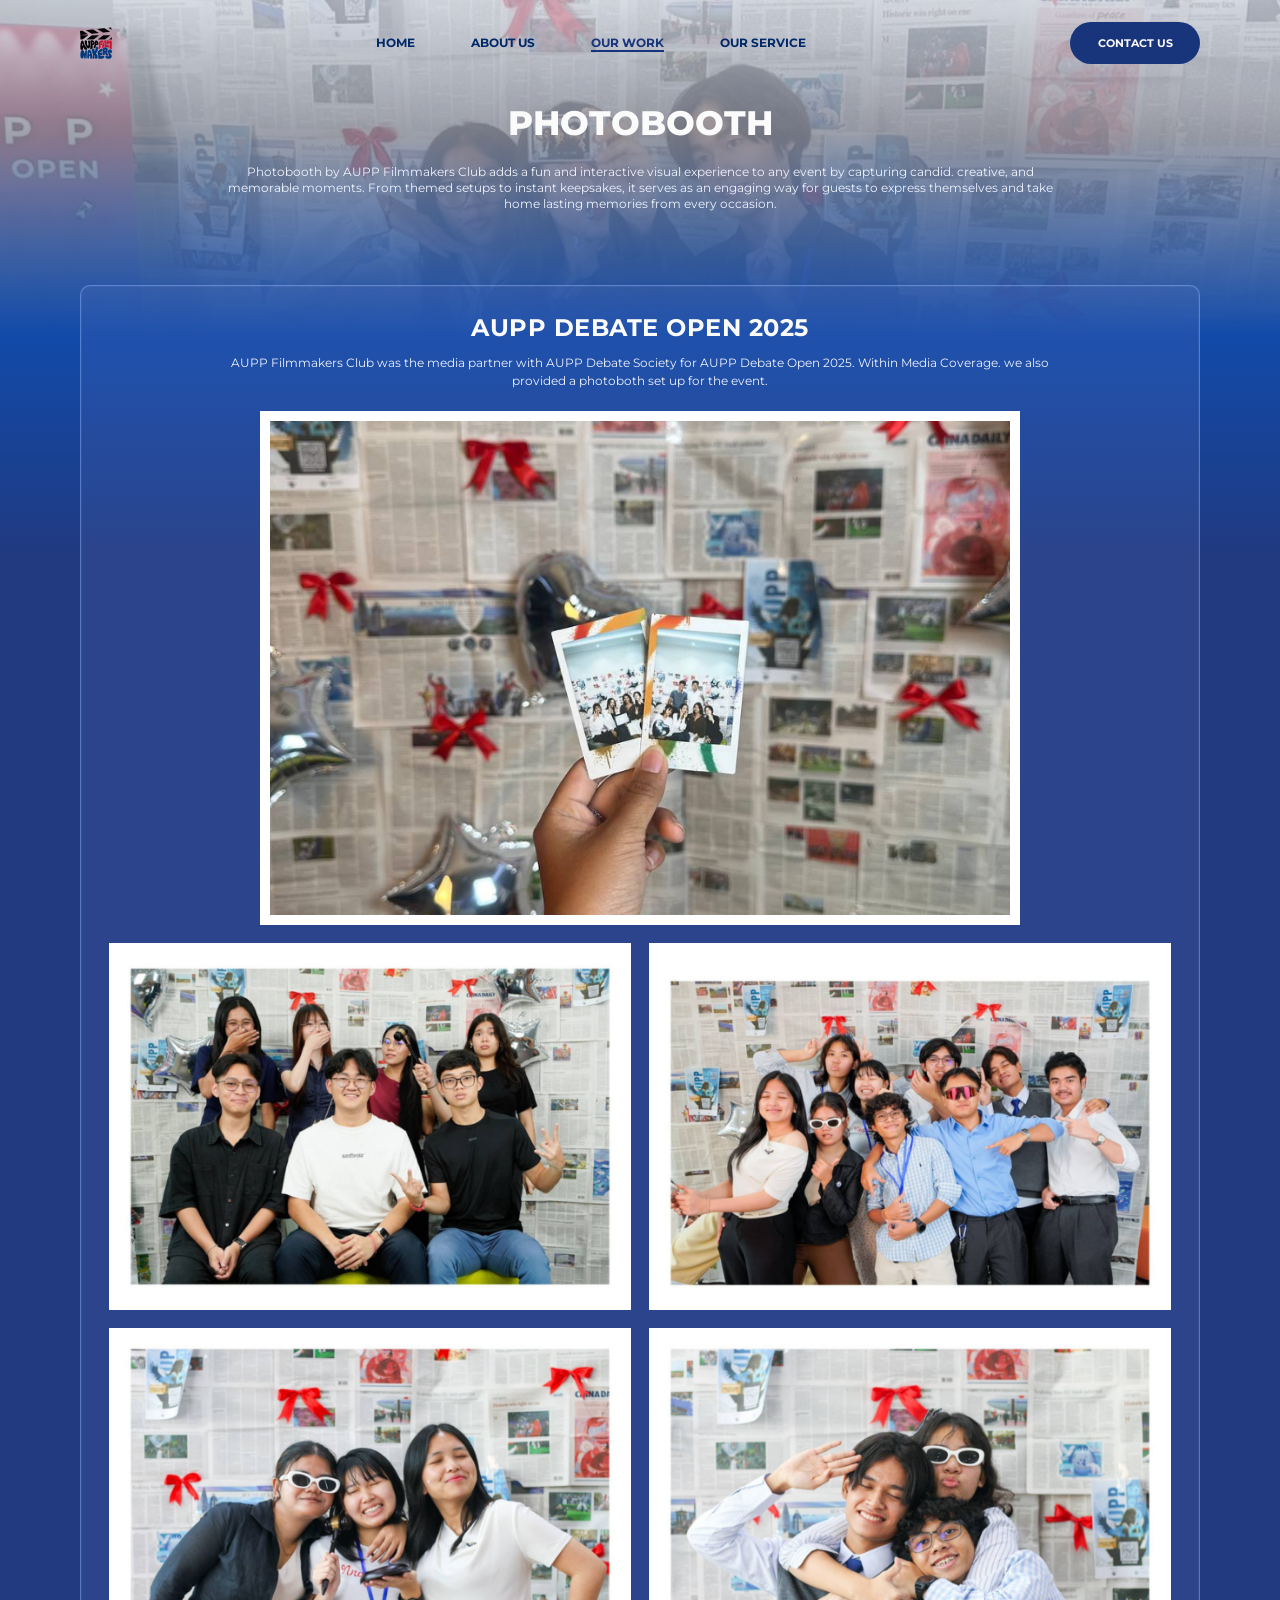
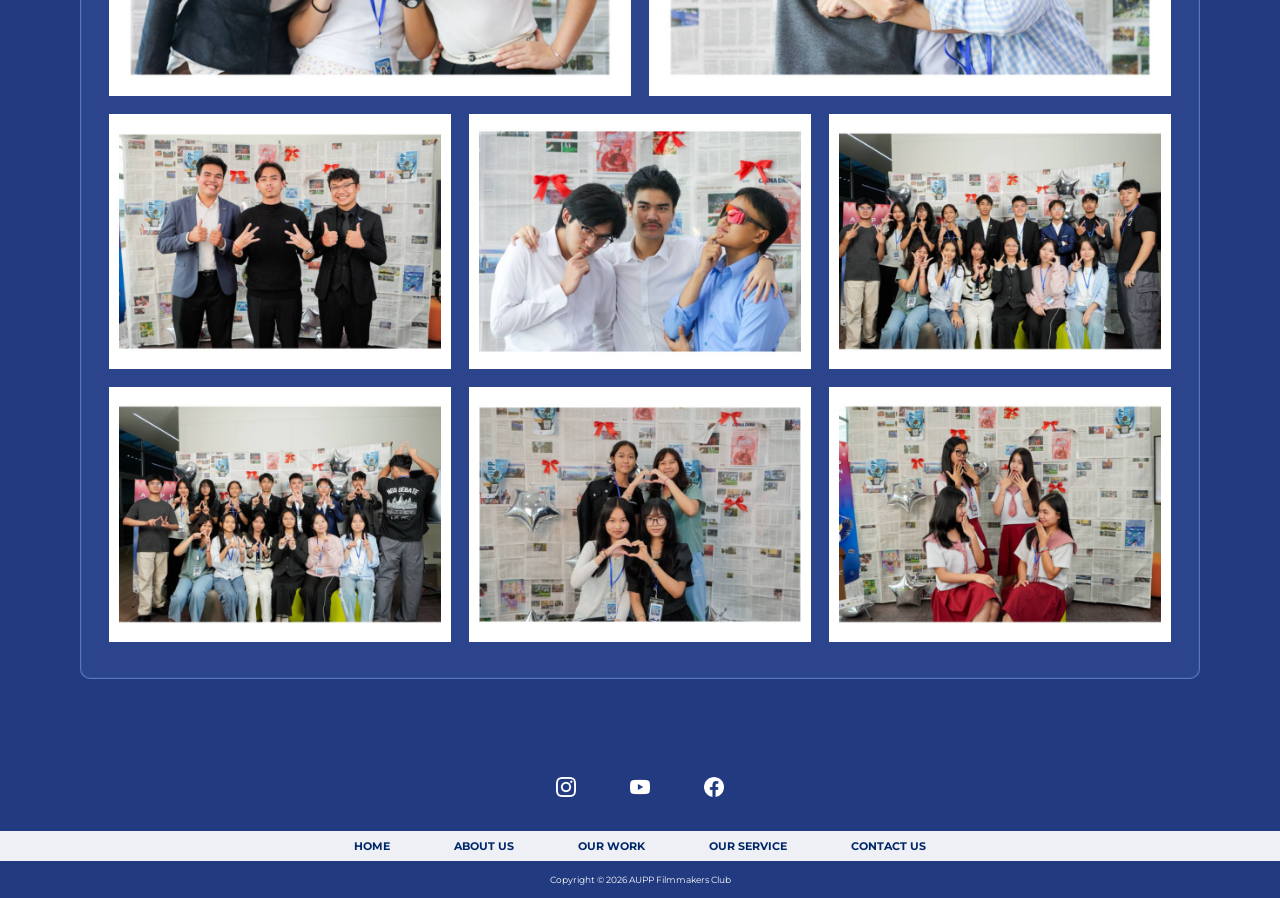
<file: Photobooth.html>
<!DOCTYPE html>
<html lang="en">

    <head>
        <meta charset="UTF-8" />
        <meta name="viewport" content="width=device-width, initial-scale=1.0" />
        <title>Photobooth | AUPP FILMMAKERS CLUB</title>
        <link rel="preconnect" href="https://fonts.gstatic.com" crossorigin />
        <link href="https://fonts.googleapis.com/css2?family=Montserrat:ital,wght@0,100..900;1,100..900&display=swap"
            rel="stylesheet" />
        <link rel="stylesheet" href="https://cdnjs.cloudflare.com/ajax/libs/font-awesome/6.5.0/css/all.min.css" />
        <link rel="stylesheet" href="css/Photobooth.css" />
        <link rel="icon" href="media/Nav_Footer/logo.png" type="image/png">
    </head>
    <body>
        <section class="photobooth-page">
            <div class="photobooth-background"></div>
            <header class="navbar">
                <div class="logo-container">
                <img src="media/Nav_Footer/logo.png" alt="Filmmakers Logo" class="filmmakers-logo" />
                </div>
                <input type="checkbox" id="nav-toggle" class="nav-toggle" />
                <label for="nav-toggle" class="nav-toggle-label">
                <i class="fa-solid fa-bars hamburger-icon" aria-hidden="true"></i>
                <span class="sr-only">Open navigation menu</span>
                </label>

                <nav class="nav-menu">
                <a href="home.html" class="nav-item-home">HOME</a>
                <a href="about-us.html" class="nav-item-about-us">ABOUT US</a>
                <a href="our-work.html" class="nav-item-our-work active" aria-current="page">OUR WORK</a>
                <a href="our-service.html" class="nav-item-our-service">OUR SERVICE</a>
                <a href="ContactUs.html" class="nav-item-contact-mobile">CONTACT US</a>
                </nav>

                <div class="nav-contact-button">
                <a href="ContactUs.html" class="button-label">CONTACT US</a>
                </div>
            </header>
            <div class="photobooth-title">
                <h1>PHOTOBOOTH</h1>
                <p>Photobooth by AUPP Filmmakers Club adds a fun and interactive visual experience to any event by capturing candid. creative, and memorable moments. From themed setups to instant keepsakes, it serves as an engaging way for guests to express themselves and take home lasting memories from every occasion.</p>
            </div>
            <div class="aupp-debate-title">
                <h2>AUPP DEBATE OPEN 2025</h2>
                <p> AUPP Filmmakers Club was the media partner with AUPP Debate Society for AUPP Debate Open 2025. Within Media Coverage. we also provided a photoboth set up for the event.</p>
                <section class="gallery-row1">
                <div class="img1">
                    <img src="media/photobooth/aupp-do-gallery/DO.img1.png">
                </div>
        </section>
      <section class="gallery-row2">
        <div class="img2">
            <img src="media/photobooth/aupp-do-gallery/DO.img2.png">
        </div>
        <div class="img3">
            <img src="media/photobooth/aupp-do-gallery/DO.img3.png">
        </div>
      </section>
      <section class="gallery-row3">
        <div class="img4">
            <img src="media/photobooth/aupp-do-gallery/DO.img4.png">
        </div>
        <div class="img5">
            <img src="media/photobooth/aupp-do-gallery/DO.img5.png">
        </div>
      </section>
      <section class="gallery-row4">
        <div class="img6">
            <img src="media/photobooth/aupp-do-gallery/DO.img6.png">
        </div>
        <div class="img7">
            <img src="media/photobooth/aupp-do-gallery/DO.img7.png">
        </div>
        <div class="img8">
            <img src="media/photobooth/aupp-do-gallery/DO.img8.png">
        </div>
      </section>
      <section class="gallery-row5">
        <div class="img9">
            <img src="media/photobooth/aupp-do-gallery/DO.img9.png">
        </div>
        <div class="img10">
            <img src="media/photobooth/aupp-do-gallery/DO.img10.png">
        </div>
        <div class="img11">
            <img src="media/photobooth/aupp-do-gallery/DO.img11.png">
        </div>
      </section>
      </div>
      <footer class="footer">
        <div class="footer-social">
          <a href="https://www.instagram.com/aupp.filmmakers?utm_source=ig_web_button_share_sheet&igsh=ZDNlZDc0MzIxNw==" class="footer-social-link">
            <img src="media/Nav_Footer/IG.png" alt="Instagram Icon" />
          </a>
          <a href="https://www.youtube.com/@auppfilmmakersofficial" class="footer-social-link">
            <img src="media/Nav_Footer/YT.png" alt="YouTube Icon" />
          </a>
          <a href="https://web.facebook.com/profile.php?id=61566840352282" class="footer-social-link">
            <img src="media/Nav_Footer/FB.png" alt="Facebook Icon" />
          </a>
        </div>

        <div class="footer-menu">
          <a href="home.html">HOME</a>
          <a href="about-us.html">ABOUT US</a>
          <a href="our-work.html">OUR WORK</a>
          <a href="our-service.html">OUR SERVICE</a>
          <a href="ContactUs.html">CONTACT US</a>
        </div>

        <p class="footer-copyright">Copyright &copy; 2026 AUPP Filmmakers Club</p>
      </footer>
    </section>
    </body>
</html>
</file>
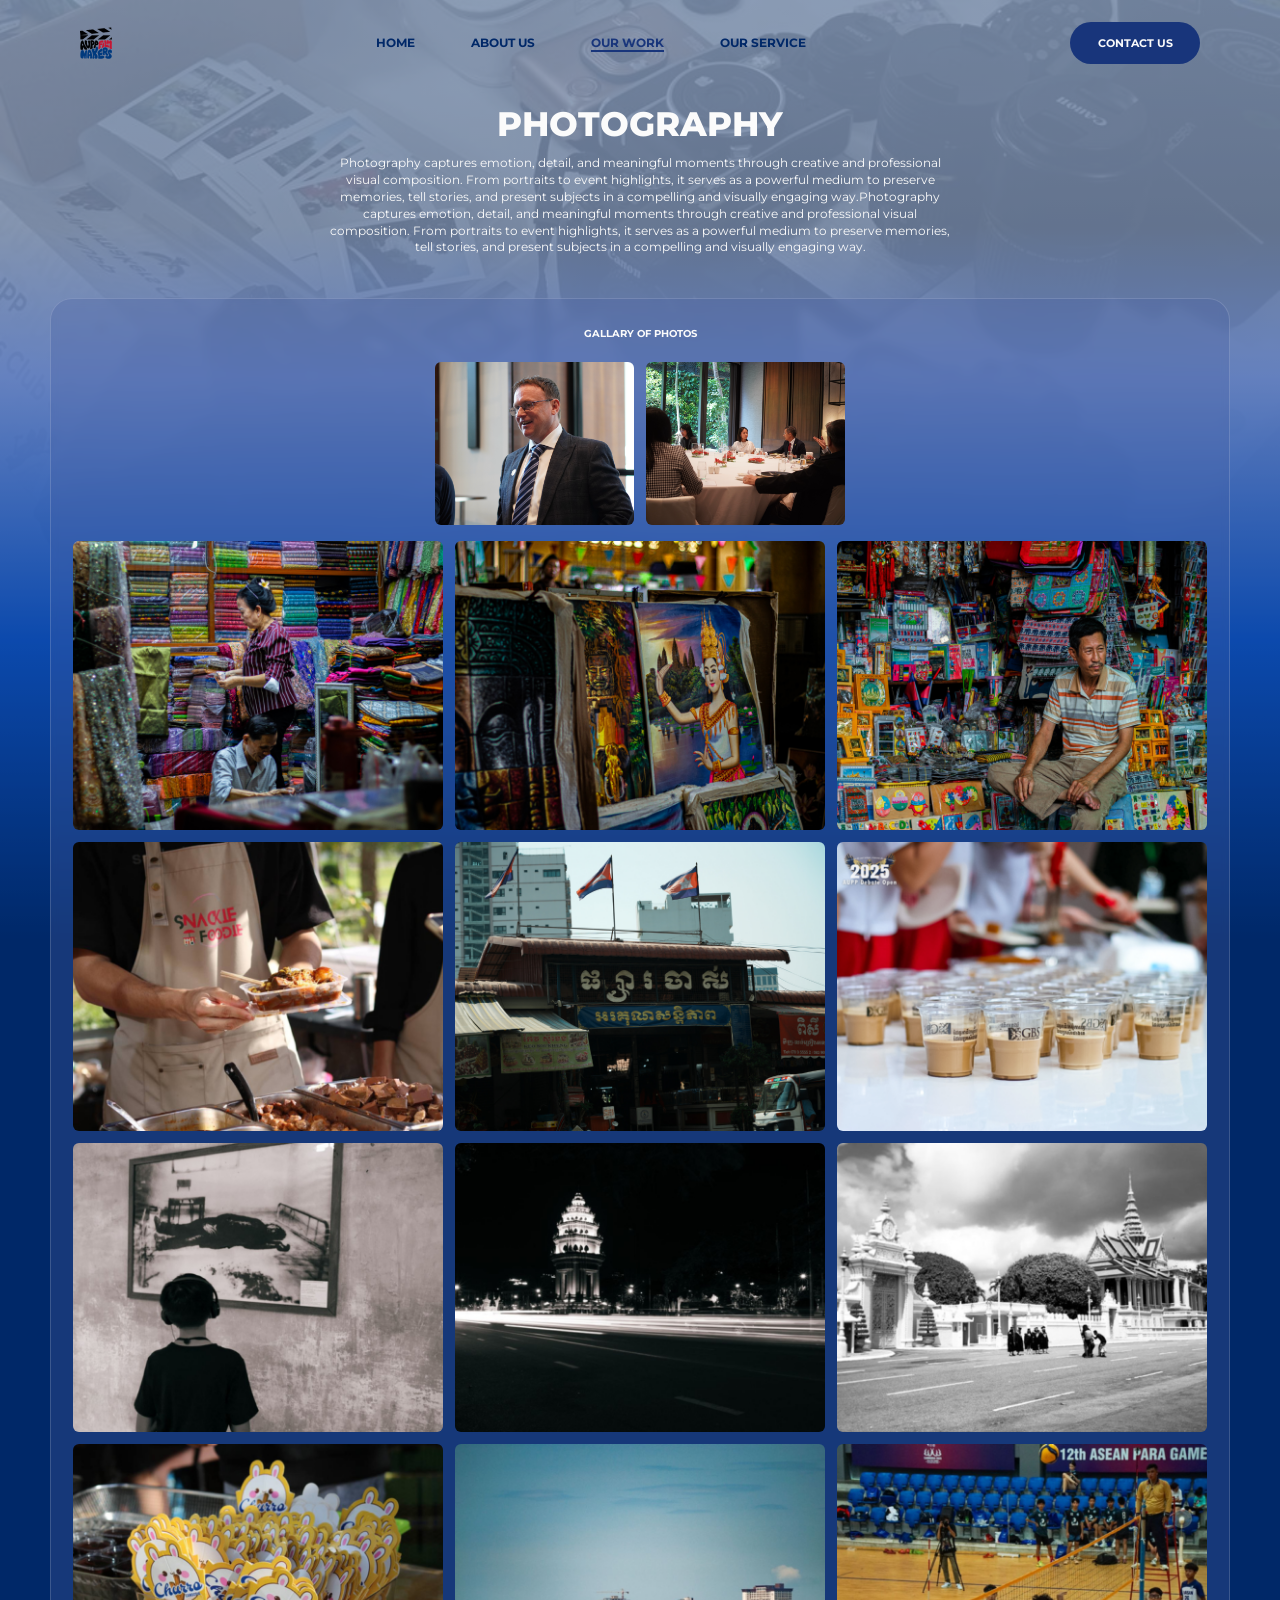
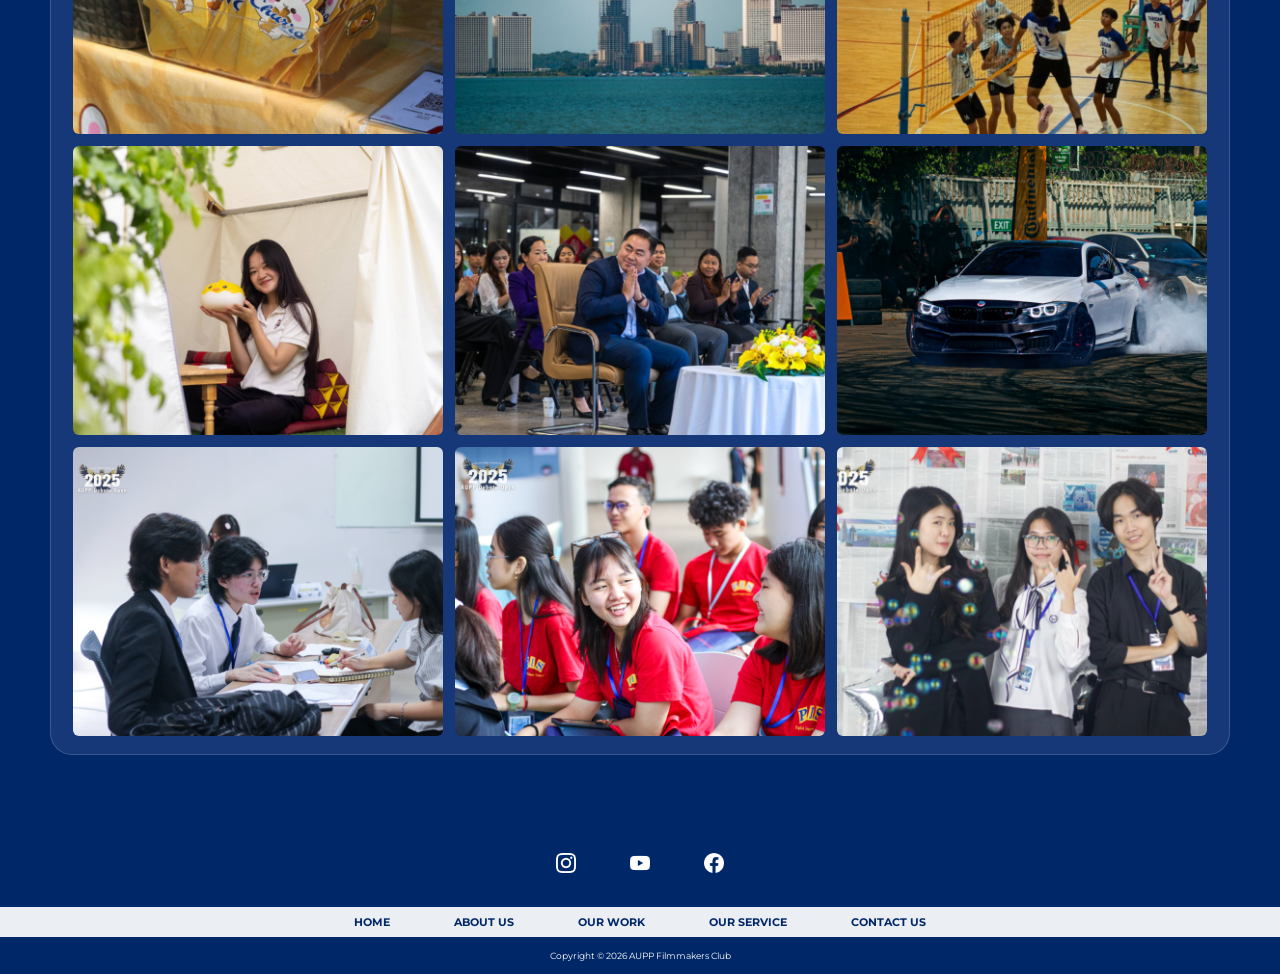
<file: Photography.html>
<!DOCTYPE html>
<html lang="en">

  <head>
    <meta charset="UTF-8" />
    <meta name="viewport" content="width=device-width, initial-scale=1.0" />
    <title>Photography | AUPP FILMMAKERS CLUB</title>
    <link rel="preconnect" href="https://fonts.gstatic.com" crossorigin />
    <link href="https://fonts.googleapis.com/css2?family=Montserrat:ital,wght@0,100..900;1,100..900&display=swap"
      rel="stylesheet" />
    <link rel="stylesheet" href="https://cdnjs.cloudflare.com/ajax/libs/font-awesome/6.5.0/css/all.min.css" />
    <link rel="stylesheet" href="css/Photography.css" />
    <link rel="icon" href="media/Nav_Footer/logo.png" type="image/png">
  </head>

  <body>
    <section class="photography-page">
      <div class="photograph-background"></div>

      <header class="navbar">
        <div class="logo-container">
          <img src="media/Nav_Footer/logo.png" alt="Filmmakers Logo" class="filmmakers-logo" />
        </div>
        <input type="checkbox" id="nav-toggle" class="nav-toggle" />
        <label for="nav-toggle" class="nav-toggle-label">
          <i class="fa-solid fa-bars hamburger-icon" aria-hidden="true"></i>
          <span class="sr-only">Open navigation menu</span>
        </label>

        <nav class="nav-menu">
          <a href="home.html" class="nav-item-home">HOME</a>
          <a href="about-us.html" class="nav-item-about-us">ABOUT US</a>
          <a href="our-work.html" class="nav-item-our-work active" aria-current="page">OUR WORK</a>
          <a href="our-service.html" class="nav-item-our-service">OUR SERVICE</a>
          <a href="ContactUs.html" class="nav-item-contact-mobile">CONTACT US</a>
        </nav>

        <div class="nav-contact-button">
          <a href="ContactUs.html" class="button-label">CONTACT US</a>
        </div>
      </header>

      <div class="photograph-title">
        <h1>PHOTOGRAPHY</h1>
        <p>
          Photography captures emotion, detail, and meaningful moments through creative and
          professional visual composition. From portraits to event highlights, it serves as a
          powerful medium to preserve memories, tell stories, and present subjects in a
          compelling and visually engaging way.Photography captures emotion, detail, and meaningful moments through
          creative and professional visual composition. From portraits to event highlights, it serves as a powerful medium
          to preserve memories, tell stories, and present subjects in a compelling and visually engaging way.
        </p>
      </div>

      <section class="gallery-section">
        <h2 class="gallery-title">GALLARY OF PHOTOS</h2>

        <div class="gallery-row-1">
          <div class="img1">
            <img src="media/photography/img1.png" alt="Gallery Image 1" />
          </div>
          <div class="img2">
            <img src="media/photography/img2.png" alt="Gallery Image 2" />
          </div>
        </div>

        <div class="gallery-row-2">
          <div class="img3">
            <img src="media/photography/img3.png" alt="Gallery Image 3" />
          </div>
          <div class="img4">
            <img src="media/photography/img4.png" alt="Gallery Image 4" />
          </div>
          <div class="img5">
            <img src="media/photography/img5.png" alt="Gallery Image 5" />
          </div>
        </div>

        <div class="gallery-row-3">
          <div class="img6">
            <img src="media/photography/img6.png" alt="Gallery Image 6" />
          </div>
          <div class="img7">
            <img src="media/photography/img7.png" alt="Gallery Image 7" />
          </div>
          <div class="img8">
            <img src="media/photography/img8.png" alt="Gallery Image 8" />
          </div>
        </div>

        <div class="gallery-row-4">
          <div class="img9">
            <img src="media/photography/img9.png" alt="Gallery Image 9" />
          </div>
          <div class="img10">
            <img src="media/photography/img10.png" alt="Gallery Image 10" />
          </div>
          <div class="img11">
            <img src="media/photography/img11.png" alt="Gallery Image 11" />
          </div>
        </div>

        <div class="gallery-row-5">
          <div class="img12">
            <img src="media/photography/img12.png" alt="Gallery Image 12" />
          </div>
          <div class="img13">
            <img src="media/photography/img13.png" alt="Gallery Image 13" />
          </div>
          <div class="img14">
            <img src="media/photography/img14.png" alt="Gallery Image 14" />
          </div>
        </div>

        <div class="gallery-row-6">
          <div class="img15">
            <img src="media/photography/img15.png" alt="Gallery Image 15" />
          </div>
          <div class="img16">
            <img src="media/photography/img16.png" alt="Gallery Image 16" />
          </div>
          <div class="img17">
            <img src="media/photography/img17.png" alt="Gallery Image 17" />
          </div>
        </div>

        <div class="gallery-row-7">
          <div class="img18">
            <img src="media/photography/img18.png" alt="Gallery Image 18" />
          </div>
          <div class="img19">
            <img src="media/photography/img19.png" alt="Gallery Image 19" />
          </div>
          <div class="img20">
            <img src="media/photography/img20.png" alt="Gallery Image 20" />
          </div>
        </div>
      </section>
    </section>  
       <footer class="footer">
        <div class="footer-social">
          <a href="https://www.instagram.com/aupp.filmmakers?utm_source=ig_web_button_share_sheet&igsh=ZDNlZDc0MzIxNw==" class="footer-social-link">
            <img src="media/Nav_Footer/IG.png" alt="Instagram Icon" />
          </a>
          <a href="https://www.youtube.com/@auppfilmmakersofficial" class="footer-social-link">
            <img src="media/Nav_Footer/YT.png" alt="YouTube Icon" />
          </a>
          <a href="https://web.facebook.com/profile.php?id=61566840352282" class="footer-social-link">
            <img src="media/Nav_Footer/FB.png" alt="Facebook Icon" />
          </a>
        </div>

        <div class="footer-menu">
          <a href="home.html">HOME</a>
          <a href="about-us.html">ABOUT US</a>
          <a href="our-work.html">OUR WORK</a>
          <a href="our-service.html">OUR SERVICE</a>
          <a href="ContactUs.html">CONTACT US</a>
        </div>

        <p class="footer-copyright">Copyright &copy; 2026 AUPP Filmmakers Club</p>
      </footer>
  </body>

</html>
</file>
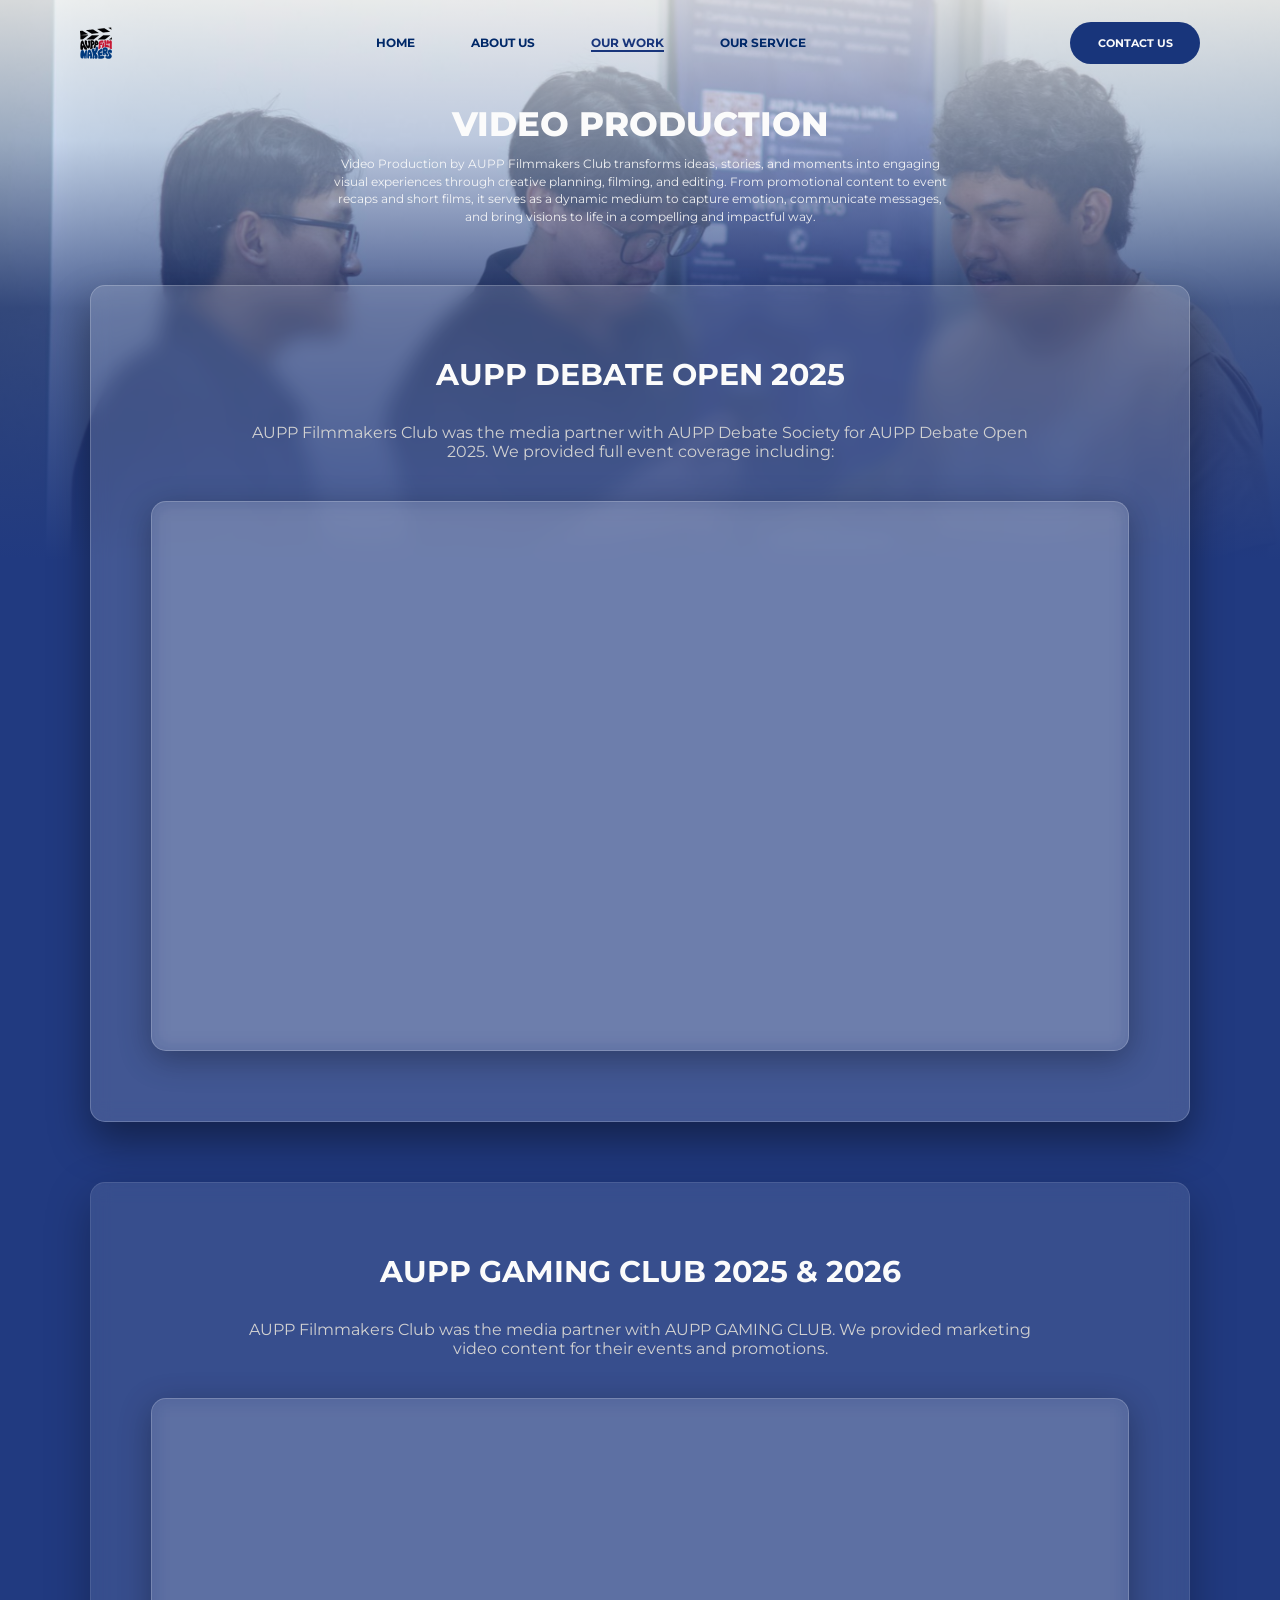
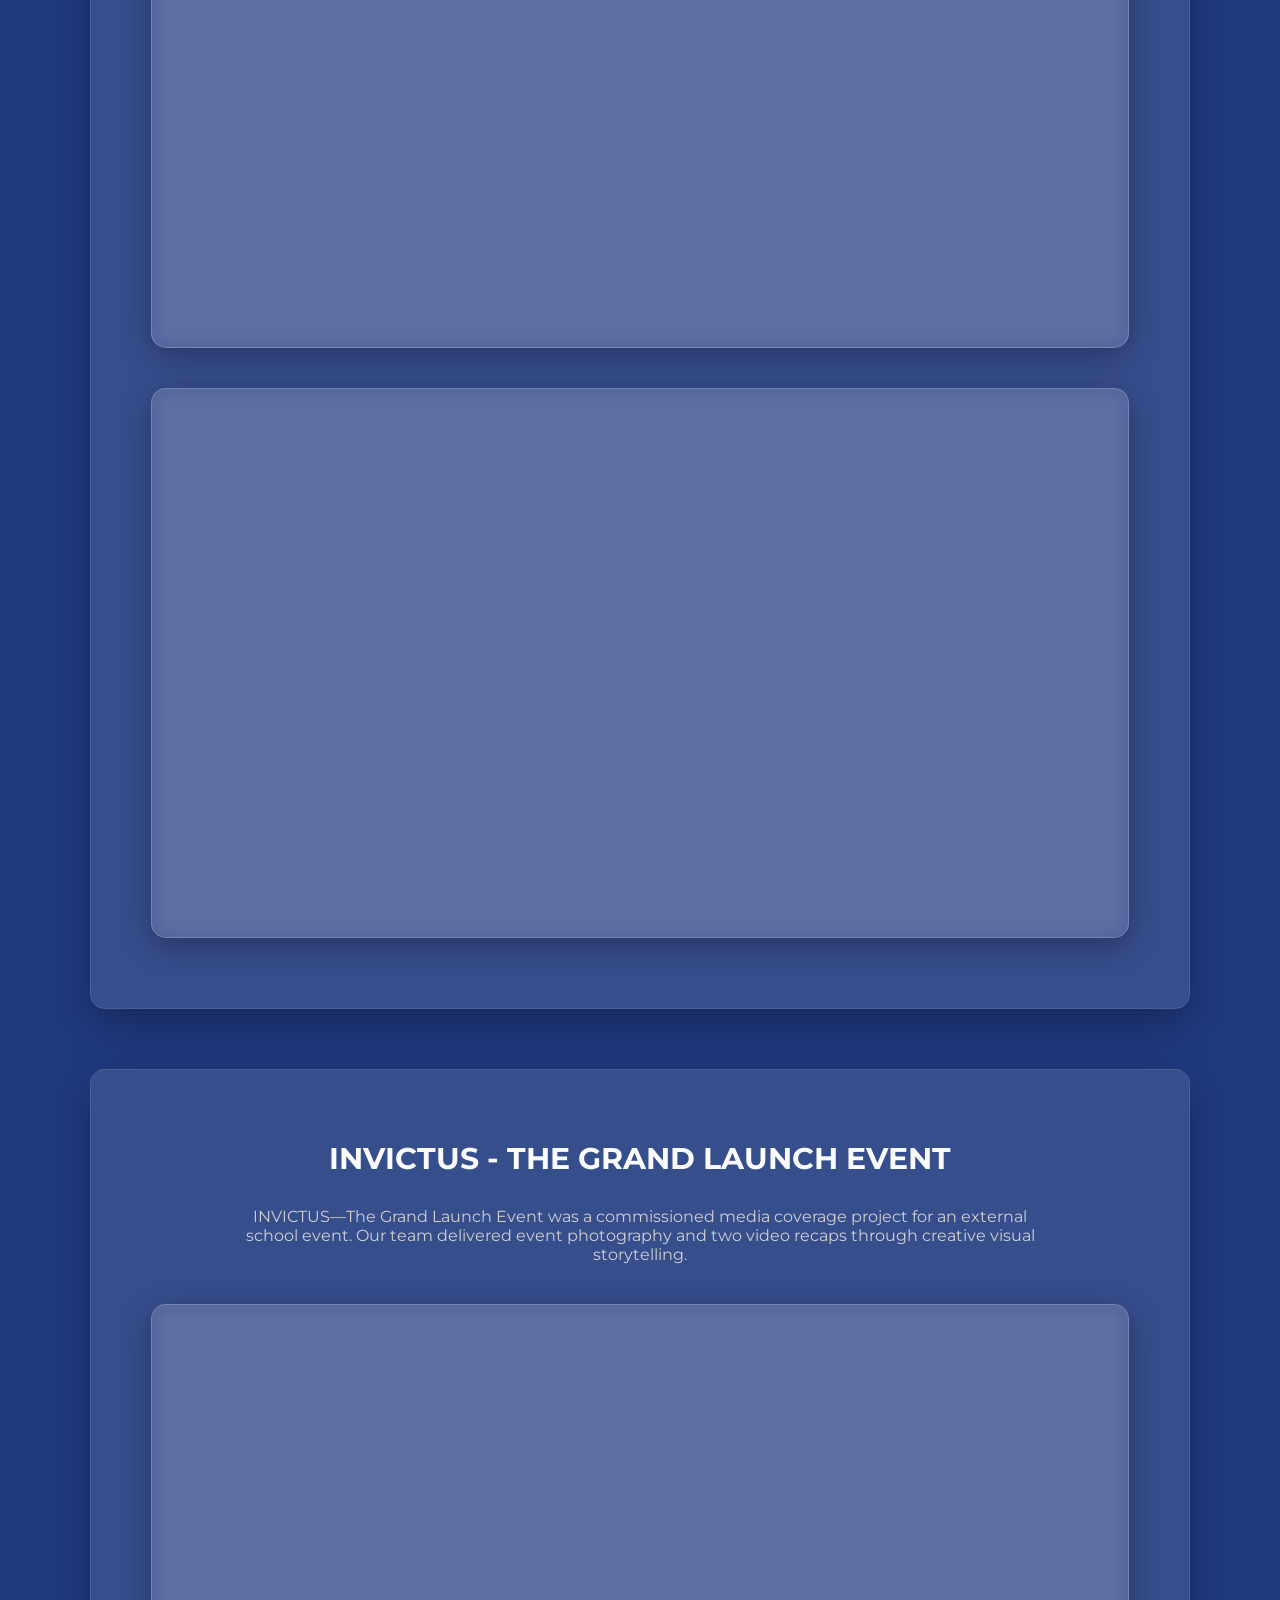
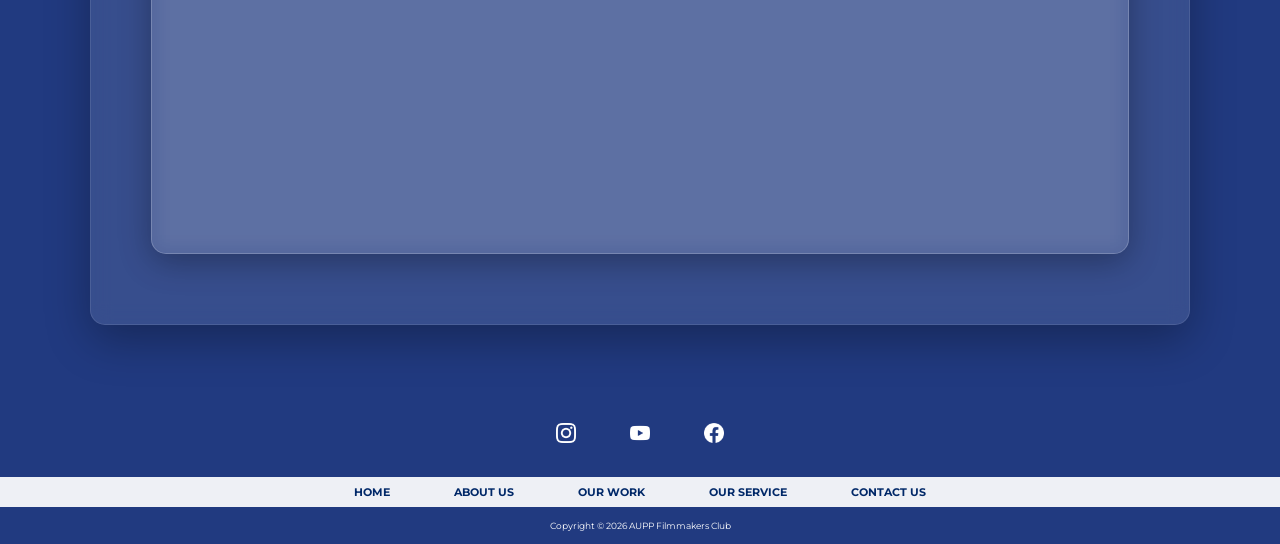
<file: VideoProduction.html>
<!DOCTYPE html>
<html lang="en">
<head>
    <meta charset="UTF-8">
    <meta name="viewport" content="width=device-width, initial-scale=1.0">
    <title>Video Production Portfolio | AUPP Filmmakers</title>
    <link rel="preconnect" href="https://fonts.googleapis.com">
    <link rel="preconnect" href="https://fonts.gstatic.com" crossorigin>
    <link href="https://fonts.googleapis.com/css2?family=Montserrat:wght@400;700&display=swap" rel="stylesheet">
    <link rel="stylesheet" href="css/VideoProduction.css">
    <link rel="stylesheet" href="https://cdnjs.cloudflare.com/ajax/libs/font-awesome/6.0.0/css/all.min.css">
    <link rel="icon" href="media/Nav_Footer/logo.png" type="image/png">
</head>
<body>
    <section class="video-production-page">
        <div class="video-production-background"></div>

        <header class="navbar">
            <div class="logo-container">
                <img src="media/Nav_Footer/logo.png" alt="Filmmakers Logo" class="filmmakers-logo" />
            </div>
            <input type="checkbox" id="nav-toggle" class="nav-toggle" />
            <label for="nav-toggle" class="nav-toggle-label">
                <i class="fa-solid fa-bars hamburger-icon" aria-hidden="true"></i>
                <span class="sr-only">Open navigation menu</span>
            </label>

        <nav class="nav-menu">
            <a href="home.html" class="nav-item-home">HOME</a>
            <a href="about-us.html" class="nav-item-about-us">ABOUT US</a>
            <a href="our-work.html" class="nav-item-our-work active" aria-current="page">OUR WORK</a>
            <a href="our-service.html" class="nav-item-our-service">OUR SERVICE</a>
            <a href="ContactUs.html" class="nav-item-contact-mobile">CONTACT US</a>
        </nav>

            <div class="nav-contact-button">
                <a href="ContactUs.html" class="button-label">CONTACT US</a>
            </div>
        </header>

    
    <div class="video-production-title">
        <h1>VIDEO PRODUCTION</h1>
        <p class="hero-description">
               Video Production by AUPP Filmmakers Club transforms ideas, stories, and moments into engaging visual
               experiences through creative planning, filming, and editing. From promotional content to event recaps and
               short films, it serves as a dynamic medium to capture emotion, communicate messages, and bring visions to
               life in a compelling and impactful way.
        </p>
    </div>
    
    <main>
    <section class="project-card" id="first-card">
        <h2>AUPP DEBATE OPEN 2025</h2>
        <p>AUPP Filmmakers Club was the media partner with AUPP Debate Society for AUPP Debate Open 2025. We provided full event coverage including:</p>
        <div class="video-placeholder">
           <iframe src="https://www.youtube.com/embed/_jwYdTWC0YU?si=EOxN-pUr_RJA9p0y" title="YouTube video player" frameborder="0" allow="accelerometer; autoplay; clipboard-write; encrypted-media; gyroscope; picture-in-picture; web-share" referrerpolicy="strict-origin-when-cross-origin" allowfullscreen></iframe>
        </div>
    </section>

    <section class="project-card">
        <h2>AUPP GAMING CLUB 2025 & 2026</h2>
        <p>AUPP Filmmakers Club was the media partner with AUPP GAMING CLUB. We provided marketing video content for their events and promotions.</p>
        <div class="video-placeholder">
            <iframe src="https://www.youtube.com/embed/GSb5kx78fhA?si=9kNYhfLC2ksXysUu" title="YouTube video player" frameborder="0" allow="accelerometer; autoplay; clipboard-write; encrypted-media; gyroscope; picture-in-picture; web-share" allowfullscreen></iframe>
        </div>
        <div class="video-placeholder">
            <iframe src="https://www.youtube.com/embed/yeUmUcHmfis?si=Vo2YnxuxIn-2cMf0" title="YouTube video player" frameborder="0" allow="accelerometer; autoplay; clipboard-write; encrypted-media; gyroscope; picture-in-picture; web-share" referrerpolicy="strict-origin-when-cross-origin" allowfullscreen></iframe>
        </div>
    </section>

    <section class="project-card">
        <h2>INVICTUS - THE GRAND LAUNCH EVENT</h2>
        <p>INVICTUS—The Grand Launch Event was a commissioned media coverage project for an external school event. Our team delivered event photography and two video recaps through creative visual storytelling.</p>
        <div class="video-placeholder">
            <iframe src="https://www.youtube.com/embed/IYsLq9Kh-UY?si=yRTkH72MofbiIm1D" title="YouTube video player" frameborder="0" allow="accelerometer; autoplay; clipboard-write; encrypted-media; gyroscope; picture-in-picture; web-share" referrerpolicy="strict-origin-when-cross-origin" allowfullscreen></iframe>
        

    </section>
</main>
    <footer class="footer">
        <div class="footer-social">
          <a href="https://www.instagram.com/aupp.filmmakers?utm_source=ig_web_button_share_sheet&igsh=ZDNlZDc0MzIxNw==" class="footer-social-link">
            <img src="media/Nav_Footer/IG.png" alt="Instagram Icon" />
          </a>
          <a href="https://www.youtube.com/@auppfilmmakersofficial" class="footer-social-link">
            <img src="media/Nav_Footer/YT.png" alt="YouTube Icon" />
          </a>
          <a href="https://web.facebook.com/profile.php?id=61566840352282" class="footer-social-link">
            <img src="media/Nav_Footer/FB.png" alt="Facebook Icon" />
          </a>
        </div>

        <div class="footer-menu">
          <a href="home.html">HOME</a>
          <a href="about-us.html">ABOUT US</a>
          <a href="our-work.html">OUR WORK</a>
          <a href="our-service.html">OUR SERVICE</a>
          <a href="ContactUs.html">CONTACT US</a>
        </div>

        <p class="footer-copyright">Copyright &copy; 2026 AUPP Filmmakers Club</p>
    </footer>
</body>
</html>
</file>
<file: css/about-us.css>
* {
  margin: 0;
  padding: 0;
  box-sizing: border-box;
}

body {
  font-family: "Montserrat", sans-serif;
  background-color: #002868;
  color: #fbfbfb;
}

a {
  text-decoration: none;
}

.about-us-page {
  position: relative;
  width: 100%;
  max-width: 1447.5px;
  min-height: 1292px;
  margin: 0 auto;
  overflow: hidden;
  background-color: #002868;
}

.about-us-background {
  position: absolute;
  inset: 0;
  height: 30%;
  width: 100%;
  z-index: 0;
  opacity:0.6;
  background-image:
    linear-gradient(to bottom,
      rgba(240, 242, 244, 0.767) 0%,
      hsla(240, 6%, 87%, 0.752) 24%,
      rgba(167, 188, 251, 0.96) 40%,
      rgb(20, 96, 219) 68%,
      #002868 100%),
    url("../media/photography/photograph-background-img.png");
  background-repeat: no-repeat;
  background-position: center top;
  background-size: 100% auto;
}

/* NAVIGATION BAR */
.navbar,
.about-us-title,
.about-us-links,
.footer {
  position: relative;
  z-index: 5;
}

/* Navbar */
.navbar {
  position: relative;
  z-index: 50;
  width: min(100% - 120px, 1120px);
  margin: 0 auto;
  padding-top: 22px;
  display: flex;
  align-items: center;
  justify-content: space-between;
}

.logo-container {
  display: flex;
  align-items: center;
  justify-content: center;
}

.filmmakers-logo {
  width: 32px;
  height: auto;
  display: block;
  object-fit: contain;
}

.nav-menu {
  display: flex;
  align-items: center;
  gap: 56px;
}

.nav-toggle,
.nav-toggle-label,
.nav-item-contact-mobile {
  display: none;
}

.hamburger-icon {
  display: block;
  font-size: 24px;
  line-height: 1;
  color: #002868;
}

.sr-only {
  position: absolute;
  width: 1px;
  height: 1px;
  padding: 0;
  margin: -1px;
  overflow: hidden;
  clip: rect(0, 0, 0, 0);
  white-space: nowrap;
  border: 0;
}

.nav-item-home,
.nav-item-about-us,
.nav-item-our-work,
.nav-item-our-service {
  font-size: 12px;
  font-weight: 700;
  line-height: 1;
  color: #002868;
  text-transform: uppercase;
  transition: all 0.5s ease;
}

.nav-menu a.active {
  color: #18357b;
  text-decoration: underline;
  text-decoration-thickness: 2px;
  text-underline-offset: 0.28em;
}

.nav-contact-button.active {
  background: #0f255c;
}

.nav-item-home:hover,
.nav-item-about-us:hover,
.nav-item-our-work:hover,
.nav-item-our-service:hover,
.nav-contact-button:hover {
  transform: scale(1.08); /* zoom in a bit */
  color: lightblue
}

.nav-contact-button {
  min-width: 130px;
  height: 42px;
  padding: 0 22px;
  display: flex;
  align-items: center;
  justify-content: center;
  background: #18357b;
  border-radius: 999px;
  transition: all 0.5s ease;
}

.nav-contact-button:active {
  background: #2a4d98;
}

.button-label {
  font-size: 11px;
  font-weight: 700;
  line-height: 1;
  color: #fbfbfb;
  text-transform: uppercase;
}


/* HERO SECTION */
.about-us-title {
  max-width: 760px;
  margin: 42px auto 0;
  padding: 0 20px;
  text-align: center;
}

.about-us-title h1 {
  margin-bottom: 12px;
  font-size: 34px;
  font-weight: 800;
  line-height: 1.1;
  color: #fbfbfb;
}

.about-us-title p {
  max-width: 620px;
  margin: 0 auto;
  font-size: 12px;
  font-weight: 400;
  line-height: 1.4;
  color: #fbfbfb;
}

/* HOW WE STARTED SECTION */
.how {
  position: relative;
  z-index: 7;
  text-align: center;
  padding: 40px 20px;
}

.how h2 {
  font-size: 24px;
  font-style: italic;
  margin-bottom: 50px;
  letter-spacing: 1.5px;
}

/* THE GLASSMOPRHISM CARD */
.card {
  max-width: 900px;
  margin: auto;
  padding: 60px 20px;
  border-radius: 30px;
  background: rgba(255, 255, 255, 0.04); 
  backdrop-filter: blur(15px);
  -webkit-backdrop-filter: blur(15px);
  border: 1px solid rgba(255, 255, 255, 0.1);
  display: flex;
  justify-content: space-around;
  box-shadow: 0 10px 40px rgba(0, 0, 0, 0.3);
}

.profile {
  text-align: center;
}

.profile img {
  width: 150px;
  height: 150px;
  border-radius: 50%;
  object-fit: cover;
  margin-bottom: 25px;
  border: 2px solid rgba(255, 255, 255, 0.1);
}

.profile h4 {
  position: relative;
  z-index: 7;
  font-size: 16px;
  font-weight: 700;
  margin-bottom: 5px;
}

.profile p {
  font-size: 13px;
  font-style: italic;
  opacity: 0.6;
}

/* DESCRIPTION SECTION */
.description {
  max-width: 900px;
  margin: 40px auto;
  padding: 0 30px;
  text-align: left; }
.description p {
  font-size: 15px;
  line-height: 2;
  margin-bottom: 25px;
  font-weight: 300;
  opacity: 0.9;
}

blockquote {
  font-style: italic;
  opacity: 0.8;
  margin: 30px 0;
  padding-left: 20px;
  border-left: 1px solid rgba(255,255,255,0.2);
  line-height: 2;
}


.footer {
  width: 100%;
  margin-top: 88px;
  padding-bottom: 14px;
}

.footer-social {
  display: flex;
  align-items: center;
  justify-content: center;
  gap: 34px;
  margin-bottom: 24px;
}

.footer-social-link {
  display: inline-flex;
  align-items: center;
  justify-content: center;
  width: 40px;
  height: 40px;
  border-radius: 999px;
  transition: background-color 0.5s ease, transform 0.5s ease;
}

.footer-social-link:hover {
  background: #355486;
}

.footer-social-link img {
  width: 20px;
  height: 20px;
  object-fit: contain;
  display: block;
  transition: transform 0.5s ease;
}

.footer-social-link:hover img {
  transform: scale(1.05);
}

.footer-menu {
  display: flex;
  align-items: center;
  justify-content: center;
  gap: 64px;
  flex-wrap: wrap;
  padding: 8px 24px;
  background: rgba(255, 255, 255, 0.92);
  margin-bottom: 14px;
}

.footer-menu a {
  font-size: 11px;
  font-weight: 700;
  color: #002868;
  text-transform: uppercase;
  transition: all 0.5s ease;
}

.footer-menu a:hover {
  color: lightblue;
}

.footer-copyright {
  text-align: center;
  font-size: 9px;
  font-weight: 400;
  line-height: 1;
  color: #ffffff;
}

@media (max-width: 900px) {
  .how h2 {
    font-size: 20px;
  }
  .profile h4 {
    font-size: 12px;
  }
  .profile p {
    font-size: 10px;
  }
  .profile img {
    width: 140px;
    height: 140px;
  }
  .navbar {
    height: 60px;
    padding: 0 12px;
  }
  .filmmakers-logo {
    width: 20px;
  }
  .nav-menu {
    gap: auto;
  }
  .nav-item-home,
  .nav-item-about-us,
  .nav-item-our-work,
  .nav-item-our-service,
  .nav-contact-button {
    font-size: 8px;
  }
  .card {
    padding: 40px 20px;
  }

  .description {
    padding: 0 20px;
  }
  .description p {
    font-size: 10px;
  }
  blockquote {
    font-size: 10px;
    padding-left: 12px;
    margin: 20px 0;
  }
  .footer {
    margin-top: 18px;
  }
  .footer-social {
    gap: 10px;
    margin-bottom: 12px;
  } 
  .footer-social-link img {
    width: 12px;
    height: 12px;
  }
  .footer-menu {
    gap: 10px;
    padding: 3px 8px 0;
    margin-bottom: 12px;
  }
  .footer-menu a {
    font-size: 8px;
    margin-bottom: 3px;
  }
  .footer-copyright {
    font-size: 8px;
    margin-bottom: 6px;
  }

  
}

@media (max-width: 700px) {
  .navbar {
    height: 60px;
    padding: 0 12px;
  }

  .filmmakers-logo {
    width: 20px;
  }

  .nav-menu {
    gap: 10px;
  }

  .nav-item-home,
  .nav-item-about-us,
  .nav-item-our-work,
  .nav-item-our-service {
    font-size: 5.5px;
  }

  .nav-contact-button {
    min-width: 52px;
    height: 18px;
    padding: 0 8px;
    border-radius: 20px;
  }

  .button-label {
    font-size: 4.5px;
  }

  .about-us-title {
    margin-top: 14px;
  }

  .about-us-title h1 {
    font-size: 22px;
    margin-bottom: 6px;
  }

  .about-us-title p {
    font-size: 8px;
  }

  .footer {
    margin-top: 18px;
  }

  .footer-social {
    gap: 10px;
    margin-bottom: 4px;
  }

  .footer-social-link img {
    width: 9px;
    height: 9px;
  }

  .footer-menu {
    gap: 10px;
    padding: 3px 8px 0;
    margin-bottom: 6px;
  }

  .footer-menu a {
    font-size: 4.5px;
    margin-bottom: 3px;
  }

  .footer-copyright {
    font-size: 4.5px;
    margin-bottom: 6px;
  }

  .how h2 {
    font-size: 16px;
  }

  .profile h4 {
    font-size: 8px;
  }

  .profile p {
    font-size: 6px;
  }
  .profile img {
    width: 120px;
    height: 120px;
  }
  .card {
    padding: 40px 20px;
  }
  .description {
    padding: 0 20px;
  } 
  .description p {
    font-size: 10px;
  }
  blockquote {
    font-size: 10px;
    padding-left: 12px;
    margin: 20px 0;
  }
}

@media (max-width: 768px) {
  .nav-toggle-label {
    display: inline-flex;
    align-items: center;
    justify-content: center;
    margin-left: auto;
    cursor: pointer;
  }

  .nav-menu {
    display: none;
    position: absolute;
    top: calc(100% + 8px);
    right: 0;
    width: min(220px, calc(100vw - 24px));
    padding: 16px;
    border-radius: 16px;
    background: rgba(24, 53, 123, 0.96);
    box-shadow: 0 16px 36px rgba(0, 0, 0, 0.35);
    flex-direction: column;
    align-items: flex-start;
    gap: 14px;
    z-index: 25;
  }

  .nav-toggle:checked ~ .nav-menu {
    display: flex;
  }

  .nav-menu .nav-item-contact-mobile {
    display: inline-flex;
  }

  .nav-menu a {
    color: #fbfbfb;
    font-size: 12px;
    font-weight: 700;
  }

  .nav-menu a.active {
    color: #ffffff;
    background: rgba(255, 255, 255, 0.16);
    border-radius: 999px;
    padding: 6px 12px;
    text-decoration: none;
  }

  .nav-contact-button {
    display: none;
  }

  .navbar {
    width: calc(100% - 24px);
    padding-top: 16px;
    height: auto;
  }

  .filmmakers-logo {
    width: 24px;
  }

  .nav-menu {
    gap: 14px;
  }

  .nav-item-home,
  .nav-item-about-us,
  .nav-item-our-work,
  .nav-item-our-service {
    font-size: 8px;
  }

  .nav-contact-button {
    min-width: 86px;
    height: 30px;
    padding: 0 14px;
  }

  .button-label {
    font-size: 7px;
  }

  .about-us-title {
    margin-top: 24px;
    padding: 0 12px;
  }

  .about-us-title h1 {
    font-size: 24px;
  }

  .about-us-title p,
  .description p,
  blockquote {
    font-size: 10px;
  }

  .how {
    padding: 24px 12px;
  }

  .how h2 {
    font-size: 18px;
    margin-bottom: 24px;
  }

  .card {
    flex-direction: column;
    gap: 20px;
    max-width: calc(100% - 24px);
    padding: 24px 16px;
    border-radius: 18px;
  }

  .profile img {
    width: 96px;
    height: 96px;
    margin-bottom: 12px;
  }

  .profile h4 {
    font-size: 12px;
  }

  .profile p {
    font-size: 9px;
  }

  .description {
    padding: 0 16px;
  }

  .footer-social-link {
    width: 32px;
    height: 32px;
  }

  .footer-social-link img {
    width: 14px;
    height: 14px;
  }

  .footer-menu {
    gap: 14px;
    padding: 6px 12px;
  }

  .footer-menu a {
    font-size: 7px;
  }

  .footer-copyright {
    font-size: 6px;
  }
}
</file>
<file: css/ArtofAupp.css>
/* ART OF AUPP STYLING  */
* {
  margin: 0;
  padding: 0;
  box-sizing: border-box;
}
body {
  background: rgba(120,0,0,0.9); /* Darker background to let the red silk pop */
  color: white;
  font-family: 'Montserrat', sans-serif;
}
.art-of-aupp-page {
  position: relative;
  width: 100%;
  margin: 0 auto;
  background: #680002;
  overflow: hidden;
  
}
.art-of-aupp-background {
  position: absolute;
  top: 0;
  left: 0;
  right: 0;

  height: 560px; /* control hero height */
  z-index: 0;
  background-image:
    linear-gradient(
      to bottom,
      rgba(0, 0, 0, 0.75) 0%,
      rgba(120, 0, 0, 0.6) 60%,
      #680002 100%
    ),
    url("../media/art-of-aupp/art-of-aupp-background-img.png");

  background-repeat: no-repeat;
  background-position: center top;
  background-size: cover;
}

/* NAVIGATION BAR */
.navbar,
.art-of-aupp-title,
.art-of-aupp-links,
.footer {
  position: relative;
  z-index: 7;
}

/* Navbar */
.navbar {
  position: relative;
  z-index: 50;
  width: min(100% - 120px, 1120px);
  margin: 0 auto;
  padding-top: 22px;
  display: flex;
  align-items: center;
  justify-content: space-between;
}

.logo-container {
  display: flex;
  align-items: center;
  justify-content: center;
}

.filmmakers-logo {
  width: 32px;
  height: auto;
  display: block;
  object-fit: contain;
}

.nav-menu {
  display: flex;
  align-items: center;
  gap: 56px;
}

.nav-toggle,
.nav-toggle-label,
.nav-item-contact-mobile {
  display: none;
}

.hamburger-icon {
  display: block;
  font-size: 24px;
  line-height: 1;
  color: #ffffff;
}

.sr-only {
  position: absolute;
  width: 1px;
  height: 1px;
  padding: 0;
  margin: -1px;
  overflow: hidden;
  clip: rect(0, 0, 0, 0);
  white-space: nowrap;
  border: 0;
}

a {
  text-decoration: none;
  color: inherit;
}

.nav-item-home,
.nav-item-about-us,
.nav-item-our-work,
.nav-item-our-service {
  font-size: 12px;
  font-weight: 700;
  line-height: 1;
  color: #fbfbfb;
  text-transform: uppercase;
  transition: all 0.5s ease;
}

.nav-menu a.active {
  color: #fbfbfb;
  text-decoration: underline;
}

.nav-contact-button.active {
  background: #0f255c;
}

.nav-item-home:hover,
.nav-item-about-us:hover,
.nav-item-our-work:hover,
.nav-item-our-service:hover,
.nav-contact-button:hover {
  transform: scale(1.08); /* zoom in a bit */
  color: lightblue
}

.nav-contact-button {
  min-width: 130px;
  height: 42px;
  padding: 0 22px;
  display: flex;
  align-items: center;
  justify-content: center;
  background: #ffffff;
  border-radius: 999px;
  transition: all 0.5s ease;
}

.nav-contact-button:active {
  background: #2a4d98;
}

.button-label {
  font-size: 11px;
  font-weight: 700;
  line-height: 1;
  color: #680002;
  text-transform: uppercase;
}

/* Title Logo and description */
.hero-content {
  display: flex;
  flex-direction: column;
  justify-content: center;
  align-items: center;
  text-align: center;
  padding: 0;
  z-index: 7;
}

.hero-content p {
  font-size: 18px;
  line-height: auto;
  letter-spacing: 0;
  opacity: 0.8;
  font: 'Montserrat', sans-serif;;
}


.hero-logo {
  width: 520px; 
  max-width: 90%;
  height: auto;
  margin-bottom: 10px;
  z-index: 7;
}

.hero-tagline {
  font-size: 20px;
  margin-bottom: 40px;
  opacity: 0.9;
}

.description {
  max-width: 1093px; 
  font-size: 20px;
  line-height: auto;
  margin: 50px auto;
}

/* Gallery Container */
.gallery-container {
  padding: 80px 5%;
  background: #680002; 
  padding: 0px 0; 
  background: #680002;
  max-width: 1120px;
  margin: 0 auto;
  position: relative; 
  z-index: 5; 
}


.film-row {
  display: flex;
  justify-content: center;
  gap: 180px;
  margin-bottom: 80px;
}

.film-card {
  flex: 1;
  max-width: 350px;
  text-align: center; 
}

.category-title {
  color: #d4af37; 
  font-size: 18px;
  margin-bottom: 15px;
  text-align: center;
  opacity: 100%;
}

.film-card img {
  width: 100%;
  border-radius: 12px;
  margin-bottom: 15px;
  transition: transform 0.3s;
}

/* Winner Effect */
.winners img {
  box-shadow: 0 0 25px #FFD700;
  border: 1px solid rgba(255, 215, 0, 0.5);
}

.film-info {
  font-size: 16px;
  line-height: auto;
  letter-spacing: 0;
  opacity: 0.8;
  font: 'Montserrat', sans-serif;;
}

/* Footer Styling*/
.footer {
  width: 100%;
  margin-top: 88px;
  padding-bottom: 14px;
}

.footer-social {
  display: flex;
  align-items: center;
  justify-content: center;
  gap: 34px;
  margin-bottom: 24px;
}

.footer-social-link {
  display: inline-flex;
  align-items: center;
  justify-content: center;
  width: 40px;
  height: 40px;
  border-radius: 999px;
  transition: background-color 0.5s ease, transform 0.5s ease;
}

.footer-social-link:hover {
  background: #355486;
}

.footer-social-link img {
  width: 20px;
  height: 20px;
  object-fit: contain;
  display: block;
  transition: transform 0.5s ease;
}

.footer-social-link:hover img {
  transform: scale(1.05);
}


.footer-menu {
  display: flex;
  align-items: center;
  justify-content: center;
  gap: 64px;
  flex-wrap: wrap;
  padding: 8px 24px;
  background: rgba(255, 255, 255, 0.92);
  margin-bottom: 14px;
}

.footer-menu a {
  font-size: 11px;
  font-weight: 700;
  color: #002868;
  text-transform: uppercase;
  transition: all 0.5s ease;
}

.footer-menu a:hover {
  color: lightblue;
}


.footer-copyright {
  text-align: center;
  font-size: 9px;
  font-weight: 400;
  line-height: 1;
  color: #ffffff;
}



/* Responsive Styling for tablets and small laptops > 1200px */
@media only screen and (min-width: 834px) and (max-width: 1194px) {

    /* 1. Prevent the navbar from overlapping the logo */
    .hero {
        padding-top: 140px; 
    }
    .navbar ul {
        gap: 25px; 
    }
    .nav-links {
        font-size: 14px;
    }
    .description {
        max-width: 90%; 
        font-size: 18px;
        line-height: 1.5;
    }
    .film-row {
        gap: 30px; 
        padding: 0 30px;
        justify-content: center;
    }
    .film-card {
        flex: 1;
        max-width: 250px;
    }
    .category-title {
        font-size: 15px;
    }
    .footer-nav {
        height: auto;
        padding: 10px 0;
    }
    .footer-nav a {
        margin: 0 10px;
        font-size: 12px;
    }
}

@media (max-width: 768px) {
 
  .nav-toggle-label {
    display: inline-flex;
    align-items: center;
    justify-content: center;
    margin-left: auto;
    cursor: pointer;
  }

  .nav-menu {
    display: none;
    position: absolute;
    top: calc(100% + 8px);
    right: 0;
    width: min(220px, calc(100vw - 24px));
    padding: 16px;
    border-radius: 16px;
    background: rgba(104, 0, 2, 0.96);
    box-shadow: 0 16px 36px rgba(0, 0, 0, 0.35);
    flex-direction: column;
    align-items: flex-start;
    gap: 14px;
    z-index: 25;
  }

  .nav-toggle:checked ~ .nav-menu {
    display: flex;
  }

  .nav-menu .nav-item-contact-mobile {
    display: inline-flex;
  }

  .nav-menu a {
    color: #fbfbfb;
    font-size: 12px;
    font-weight: 700;
    text-decoration: none;
  }

  .nav-menu a.active {
    color: #ffffff;
    background: rgba(255, 255, 255, 0.16);
    border-radius: 999px;
    padding: 6px 12px;
    text-decoration: none;
  }

  .hamburger-icon {
    color: #ffffff;
  }

  .nav-contact-button {
    display: none;
  }

  .navbar {
    width: calc(100% - 24px);
    padding-top: 16px;
  }

  .filmmakers-logo {
    width: 24px;
  }

  .nav-menu {
    gap: 14px;
  }

  .nav-item-home,
  .nav-item-about-us,
  .nav-item-our-work,
  .nav-item-our-service {
    font-size: 8px;
  }

  .nav-contact-button {
    min-width: 86px;
    height: 30px;
    padding: 0 14px;
  }

  .button-label {
    font-size: 7px;
  }

  .hero-logo {
    width: min(86vw, 320px);
  }

  .hero-tagline {
    font-size: 12px;
    margin-bottom: 18px;
  }

  .hero-content p,
  .description,
  .film-info {
    font-size: 10px;
    line-height: 1.5;
  }

  .description {
    margin: 24px auto;
    padding: 0 16px;
  }

  .gallery-container {
    padding: 0 12px;
  }

  .film-row {
    flex-direction: column;
    gap: 24px;
    margin-bottom: 32px;
  }

  .film-card {
    max-width: 100%;
  }

  .category-title {
    font-size: 14px;
  }

  .footer-social-link {
    width: 32px;
    height: 32px;
  }

  .footer-social-link img {
    width: 14px;
    height: 14px;
  }

  .footer-menu {
    gap: 14px;
    padding: 6px 12px;
  }

  .footer-menu a {
    font-size: 7px;
  }

  .footer-copyright {
    font-size: 6px;
  }
  .gallery-container {
    padding: 0 25vw;
  }
  .art-of-aupp-background {
  position: absolute;
  top: 0;
  left: 0;
  right: 0;

  height: 560px; 
  z-index: 0;
  height:5%;
  background-image:
    linear-gradient(
      to bottom,
      rgba(0, 0, 0, 0.75) 0%,
      rgba(120, 0, 0, 0.6) 60%,
      #680002 100%
    ),
    url("../media/art-of-aupp/art-of-aupp-background-img.png");

  background-repeat: no-repeat;
  background-position: center top;
  background-size: cover;
}
}
</file>
<file: css/ContactUs.css>
* {
  margin: 0;
  padding: 0;
  box-sizing: border-box;
}

body {
  font-family: "Montserrat", sans-serif;
  background: #1f1f1f;
  color: #fbfbfb;
}

a {
  text-decoration: none;
}

.contactUs-page {
  position: relative;
  width: 100%;
  min-height: 100vh;
  margin: 0 auto;
  background: #213a80;
  overflow: hidden;
}

.contactUs-background {
  position: absolute;
  inset: 0;
  z-index: 0;
  opacity: 0.92;
  background-image:
    linear-gradient(
      to bottom,
      rgba(235, 239, 247, 0.65) 0%,
      rgba(132, 154, 206, 0.38) 25%,
      rgba(39, 65, 137, 0.88) 50%,
      rgba(18, 39, 101, 0.96) 100%
    ),
    url("../media/contact-us.png");
  background-repeat: no-repeat;
  background-position: center center;
  background-size: cover;
}

.navbar,
.contact-us-title,
.contact-links,
.feedback-section,
.footer {
  position: relative;
  z-index: 5;
}

/* Navbar */
.navbar {
  position: relative;
  z-index: 50;
  width: min(100% - 120px, 1120px);
  margin: 0 auto;
  padding-top: 22px;
  display: flex;
  align-items: center;
  justify-content: space-between;
}

.logo-container {
  display: flex;
  align-items: center;
  justify-content: center;
}

.filmmakers-logo {
  width: 32px;
  height: auto;
  display: block;
  object-fit: contain;
}

.nav-menu {
  display: flex;
  align-items: center;
  gap: 56px;
}

.nav-toggle,
.nav-toggle-label,
.nav-item-contact-mobile {
  display: none;
}

.hamburger-icon {
  display: block;
  font-size: 24px;
  line-height: 1;
  color: #002868;
}

.sr-only {
  position: absolute;
  width: 1px;
  height: 1px;
  padding: 0;
  margin: -1px;
  overflow: hidden;
  clip: rect(0, 0, 0, 0);
  white-space: nowrap;
  border: 0;
}

.nav-item-home,
.nav-item-about-us,
.nav-item-our-work,
.nav-item-our-service {
  font-size: 12px;
  font-weight: 700;
  line-height: 1;
  color: #002868;
  text-transform: uppercase;
  transition: all 0.5s ease;
}

.nav-menu a.active {
  color: #18357b;
  text-decoration: underline;
  text-decoration-thickness: 2px;
  text-underline-offset: 0.28em;
}

.nav-contact-button.active {
  background: #0f255c;
}

.nav-item-home:hover,
.nav-item-about-us:hover,
.nav-item-our-work:hover,
.nav-item-our-service:hover,
.nav-contact-button:hover {
  transform: scale(1.08); /* zoom in a bit */
  color: lightblue
}

.nav-contact-button {
  min-width: 130px;
  height: 42px;
  padding: 0 22px;
  display: flex;
  align-items: center;
  justify-content: center;
  background: #18357b;
  border-radius: 999px;
  transition: all 0.5s ease;
}

.nav-contact-button:active {
  background: #2a4d98;
}

.button-label {
  font-size: 11px;
  font-weight: 700;
  line-height: 1;
  color: #fbfbfb;
  text-transform: uppercase;
}

/* Contact Us List */

.contact-us-title {
  margin: 72px auto 0;
  padding: 0 48px;
  text-align: center;
}

.contact-us-title h1 {
  font-size: 34px;
  font-weight: 700;
  line-height: 1;
  color: #fbfbfb;
}

.contact-links {
  width: min(100% - 120px, 1160px);
  margin: 92px auto 0;
  padding-bottom: 86px;
  display: grid;
  gap: 30px;
}

.contact-card {
  min-height: 86px;
  padding: 0 34px;
  display: grid;
  grid-template-columns: 72px 1fr;
  align-items: center;
  justify-items: center;
  color: #fbfbfb;
  border: 3px solid rgba(255, 255, 255, 0.92);
  border-radius: 999px;
  background: rgba(255, 255, 255, 0.02);
  backdrop-filter: blur(2px);
  transition: background-color 0.5s ease, color 0.5s ease, border-color 0.5s ease, transform 0.5s ease;
}

.contact-card:active {
  background: rgba(255, 255, 255, 0.14);
  border-color: #ffffff;
  transform: scale(0.98);
}

.contact-card:hover,
#feedback-email:hover,
#feedback-name:hover,
#feedback-message:hover {
  opacity: 0.6;
  border-color: #d5dfef;
}

.footer-social-link:hover {
  background: #355486;
}

.contact-icon {
  width: 36px;
  height: 36px;
  object-fit: contain;
  display: block;
  filter: brightness(0) invert(1);
  transition: transform 0.5s ease;
}

.contact-card span {
  justify-self: start;
  font-size: 22px;
  font-weight: 500;
  line-height: 1.2;
  color: #fbfbfb;
  text-decoration: underline;
  text-underline-offset: 0.12em;
  transition: background-color 0.5s ease, color 0.5s ease, border-color 0.5s ease, transform 0.5s ease;
}

.contact-card:active .contact-icon {
  transform: scale(0.96);
}

.contact-card:hover .contact-icon {
  transform: scale(1.05);
}

.contact-card:hover span {
  color: #ffffff;
}

.contact-card:active span {
  color: #ffffff;
}

.feedback-section {
  width: min(100% - 120px, 1160px);
  margin: 0 auto;
  padding: 0 0 72px;
}

.feedback-section h2 {
  margin-bottom: 24px;
  font-size: 28px;
  font-weight: 700;
  color: #fbfbfb;
  text-align: center;
}

.feedback-form {
  margin-top: 20px;
  display: grid;
  gap: 18px;
}

.feedback-form input,
.feedback-form textarea {
  width: 100%;
  border: 2px solid rgba(255, 255, 255, 0.9);
  border-radius: 20px;
  background: rgba(255, 255, 255, 0.06);
  color: #fbfbfb;
  font-family: "Montserrat", sans-serif;
  font-size: 16px;
  padding: 18px 20px;
  outline: none;
}

.feedback-form textarea {
  min-height: 180px;
  resize: vertical;
}

.feedback-form input::placeholder,
.feedback-form textarea::placeholder {
  color: rgba(255, 255, 255, 0.78);
}

.feedback-form button {
  justify-self: end;
  min-width: 160px;
  height: 52px;
  border: 2px solid rgba(255, 255, 255, 0.9);
  border-radius: 999px;
  background: transparent;
  color: #fbfbfb;
  font-family: "Montserrat", sans-serif;
  font-size: 16px;
  font-weight: 700;
  cursor: pointer;
  transition: background-color 0.5s ease, color 0.5s ease, border-color 0.5s ease, transform 0.5s ease;
}

.feedback-form button:hover {
  background: #0d306d;
  border-color: #1c4996;
}

.feedback-form button:active {
  background: rgba(255, 255, 255, 0.14);
  border-color: #ffffff;
  color: #ffffff;
  transform: scale(0.98);
}

/* Footer */
.footer {
  width: 100%;
  margin-top: auto;
  padding-bottom: 14px;
}

.footer-menu {
  display: flex;
  align-items: center;
  justify-content: center;
  gap: 64px;
  flex-wrap: wrap;
  padding: 8px 24px;
  background: rgba(255, 255, 255, 0.92);
  margin-bottom: 14px;
}

.footer-menu a {
  font-size: 11px;
  font-weight: 700;
  color: #002868;
  text-transform: uppercase;
  transition: all 0.5s ease;
}

.footer-menu a:hover {
  color: lightblue;
}

.footer-copyright {
  text-align: center;
  font-size: 9px;
  font-weight: 400;
  line-height: 1;
  color: #ffffff;
}

@media (max-width: 1200px) {
  .contactUs-page {
    width: 100%;
  }

  .contactUs-background {
    background-position: center center;
    background-size: cover;
  }

  .navbar {
    width: min(100% - 80px, 1080px);
    padding-top: 20px;
  }

  .filmmakers-logo {
    width: 52px;
  }

  .nav-menu {
    gap: 42px;
  }

  .nav-item-home,
  .nav-item-about-us,
  .nav-item-our-work,
  .nav-item-our-service {
    font-size: 11px;
  }

  .nav-contact-button {
    min-width: 120px;
    height: 40px;
    padding: 0 20px;
  }

  .button-label {
    font-size: 10px;
  }

  .contact-us-title {
    margin: 104px auto 0;
    padding: 0 36px;
  }

  .contact-us-title h1 {
    font-size: 62px;
  }

  .contact-links {
    width: min(100% - 80px, 1080px);
    margin: 80px auto 0;
    gap: 24px;
    padding-bottom: 48px;
  }

  .contact-card {
    min-height: 80px;
    padding: 0 28px;
    grid-template-columns: 64px 1fr;
  }

  .contact-icon {
    width: 32px;
    height: 32px;
  }

  .contact-card span {
    font-size: 20px;
  }

  .feedback-section {
    width: min(100% - 80px, 1080px);
    padding-bottom: 64px;
  }
  .feedback-section h2 {
    font-size: 32px;
  }

  .feedback-section p {
    font-size: 16px;
    text-align: center;
  }

  .footer-menu {
    gap: 48px;
    padding: 8px 20px;
  }

  .footer-menu a {
    font-size: 10px;
  }

  .footer-copyright {
    font-size: 8px;
  }
}

@media (max-width: 900px) {
  .contactUs-page {
    width: 100%;
  }

  .navbar {
    width: calc(100% - 48px);
    padding-top: 18px;
  }

  .filmmakers-logo {
    width: 42px;
  }

  .nav-menu {
    gap: 24px;
  }

  .nav-item-home,
  .nav-item-about-us,
  .nav-item-our-work,
  .nav-item-our-service {
    font-size: 9px;
  }

  .nav-contact-button {
    min-width: 98px;
    height: 34px;
    padding: 0 16px;
  }

  .button-label {
    font-size: 8px;
  }

  .contact-us-title {
    margin: 90px auto 0;
    padding: 0 24px;
  }

  .contact-us-title h1 {
    font-size: 48px;
  }

  .contact-links {
    width: calc(100% - 48px);
    margin: 68px auto 0;
    gap: 20px;
    padding-bottom: 40px;
  }

  .contact-card {
    min-height: 70px;
    padding: 0 24px;
    grid-template-columns: 54px 1fr;
    border-width: 2px;
  }

  .contact-icon {
    width: 28px;
    height: 28px;
  }

  .contact-card span {
    font-size: 16px;
  }

  .feedback-section {
    width: calc(100% - 48px);
    padding-bottom: 48px;
  }

  .feedback-section h2 {
    font-size: 24px;
  }

  .feedback-form input,
  .feedback-form textarea {
    font-size: 14px;
    padding: 16px 18px;
  }

  .feedback-form textarea {
    min-height: 150px;
  }

  .feedback-form button {
    min-width: 140px;
    height: 46px;
    font-size: 14px;
  }

  .footer-menu {
    gap: 28px;
    padding: 7px 16px;
    margin-bottom: 12px;
  }

  .footer-menu a {
    font-size: 8px;
  }

  .footer-copyright {
    font-size: 7px;
  }
}

@media (max-width: 770px) {
  .contactUs-page {
    width: 100%;
    min-height: 100vh;
  }

  .navbar {
    width: calc(100% - 24px);
    padding-top: 14px;
  }

  .filmmakers-logo {
    width: 28px;
  }

  .nav-menu {
    gap: 10px;
  }

  .nav-item-home,
  .nav-item-about-us,
  .nav-item-our-work,
  .nav-item-our-service {
    font-size: 6px;
  }

  .nav-contact-button {
    min-width: 64px;
    height: 22px;
    padding: 0 10px;
  }

  .button-label {
    font-size: 5px;
  }

  .contact-us-title {
    margin: 72px auto 0;
    padding: 0 16px;
  }

  .contact-us-title h1 {
    font-size: 30px;
  }

  .contact-links {
    width: calc(100% - 24px);
    margin: 44px auto 0;
    gap: 14px;
    padding-bottom: 28px;
  }

  .contact-card {
    min-height: 54px;
    padding: 0 16px;
    grid-template-columns: 38px 1fr;
    border-width: 2px;
  }

  .contact-icon {
    width: 20px;
    height: 20px;
  }

  .contact-card span {
    font-size: 11px;
  }

  .feedback-section {
    width: calc(100% - 24px);
    padding-bottom: 36px;
  }

  .feedback-section h2 {
    margin-bottom: 16px;
    font-size: 18px;
  }

  .feedback-form {
    gap: 12px;
  }

  .feedback-form input,
  .feedback-form textarea {
    font-size: 12px;
    padding: 12px 14px;
    border-radius: 16px;
  }

  .feedback-form textarea {
    min-height: 120px;
  }

  .feedback-form button {
    min-width: 108px;
    height: 38px;
    font-size: 12px;
  }

  .footer-menu {
    gap: 14px;
    padding: 6px 10px;
    margin-bottom: 10px;
  }

  .footer-menu a {
    font-size: 6px;
  }

  .footer-copyright {
    font-size: 5px;
  }
}

@media (max-width: 768px) {
  .nav-toggle-label {
    display: inline-flex;
    align-items: center;
    justify-content: center;
    margin-left: auto;
    cursor: pointer;
  }

  .nav-menu {
    display: none;
    position: absolute;
    top: calc(100% + 8px);
    right: 0;
    width: min(220px, calc(100vw - 24px));
    padding: 16px;
    border-radius: 16px;
    background: rgba(24, 53, 123, 0.96);
    box-shadow: 0 16px 36px rgba(0, 0, 0, 0.35);
    flex-direction: column;
    align-items: flex-start;
    gap: 14px;
    z-index: 25;
  }

  .nav-toggle:checked ~ .nav-menu {
    display: flex;
  }

  .nav-menu .nav-item-contact-mobile {
    display: inline-flex;
  }

  .nav-menu a {
    color: #fbfbfb;
    font-size: 12px;
    font-weight: 700;
  }

  .nav-menu a.active {
    color: #ffffff;
    background: rgba(255, 255, 255, 0.16);
    border-radius: 999px;
    padding: 6px 12px;
    text-decoration: none;
  }

  .nav-contact-button {
    display: none;
  }

  .navbar {
    width: calc(100% - 24px);
    padding-top: 16px;
  }

  .filmmakers-logo {
    width: 24px;
  }

  .nav-menu {
    gap: 14px;
  }

  .nav-item-home,
  .nav-item-about-us,
  .nav-item-our-work,
  .nav-item-our-service {
    font-size: 8px;
  }

  .nav-contact-button {
    min-width: 86px;
    height: 30px;
    padding: 0 14px;
  }

  .button-label {
    font-size: 7px;
  }

  .contact-us-title {
    margin-top: 24px;
    padding: 0 12px;
  }

  .contact-us-title h1 {
    font-size: 24px;
  }

  .contact-links,
  .feedback-section {
    width: calc(100% - 24px);
  }

  .contact-card {
    min-height: 58px;
    grid-template-columns: 40px 1fr;
    padding: 0 16px;
  }

  .contact-icon {
    width: 20px;
    height: 20px;
  }

  .contact-card span,
  .feedback-form input,
  .feedback-form textarea,
  .feedback-form button {
    font-size: 12px;
  }

  .feedback-form textarea {
    min-height: 120px;
  }

  .footer-menu {
    gap: 14px;
    padding: 6px 12px;
  }

  .footer-menu a {
    font-size: 7px;
  }

  .footer-copyright {
    font-size: 6px;
  }
}
</file>
<file: css/EventCoverage.css>
* {
  margin: 0;
  padding: 0;
  box-sizing: border-box;
}

body {
  font-family: "Montserrat", sans-serif;
  background: #1f1f1f;
  color: #fbfbfb;
}

a {
  text-decoration: none;
}

.event-coverage-page {
  position: relative;
  width: 100%;
  min-height: 100vh;
  margin: 0 auto;
  background: #002868;
  overflow: hidden;
}

.event-coverage-background {
  position: absolute;
  inset: 0;
  height: 30%;
  width: 100%;
  z-index: 0;
  opacity:0.6;
  background-image:
    linear-gradient(to bottom,
      rgba(240, 242, 244, 0.767) 0%,
      hsla(240, 6%, 87%, 0.752) 24%,
      rgba(167, 188, 251, 0.96) 40%,
      rgb(20, 96, 219) 68%,
      #002868 100%),
    url("../media/event-coverage/event-coverage-background-img.png");
  background-repeat: no-repeat;
  background-position: center top;
  background-size: 100% auto;
}
.navbar,
.event-coverage-title,
.event-coverage-links,
.footer {
  position: relative;
  z-index: 5;
}

/* Navbar */
.navbar {
  position: relative;
  z-index: 50;
  width: min(100% - 120px, 1120px);
  margin: 0 auto;
  padding-top: 22px;
  display: flex;
  align-items: center;
  justify-content: space-between;
}

.logo-container {
  display: flex;
  align-items: center;
  justify-content: center;
}

.filmmakers-logo {
  width: 32px;
  height: auto;
  display: block;
  object-fit: contain;
}

.nav-menu {
  display: flex;
  align-items: center;
  gap: 56px;
}

.nav-toggle,
.nav-toggle-label,
.nav-item-contact-mobile {
  display: none;
}

.hamburger-icon {
  display: block;
  font-size: 24px;
  line-height: 1;
  color: #002868;
}

.sr-only {
  position: absolute;
  width: 1px;
  height: 1px;
  padding: 0;
  margin: -1px;
  overflow: hidden;
  clip: rect(0, 0, 0, 0);
  white-space: nowrap;
  border: 0;
}

.nav-item-home,
.nav-item-about-us,
.nav-item-our-work,
.nav-item-our-service {
  font-size: 12px;
  font-weight: 700;
  line-height: 1;
  color: #002868;
  text-transform: uppercase;
  transition: all 0.5s ease;
}

.nav-menu a.active {
  color: #18357b;
  text-decoration: underline;
  text-decoration-thickness: 2px;
  text-underline-offset: 0.28em;
}

.nav-contact-button.active {
  background: #0f255c;
}

.nav-item-home:hover,
.nav-item-about-us:hover,
.nav-item-our-work:hover,
.nav-item-our-service:hover,
.nav-contact-button:hover {
  transform: scale(1.08); /* zoom in a bit */
  color: lightblue
}

.nav-contact-button {
  min-width: 130px;
  height: 42px;
  padding: 0 22px;
  display: flex;
  align-items: center;
  justify-content: center;
  background: #18357b;
  border-radius: 999px;
  transition: all 0.5s ease;
}

.nav-contact-button:active {
  background: #2a4d98;
}

.button-label {
  font-size: 11px;
  font-weight: 700;
  line-height: 1;
  color: #fbfbfb;
  text-transform: uppercase;
}

.event-coverage-title {
  max-width: 760px;
  margin: 42px auto 0;
  padding: 0 24px;
  text-align: center;
}

.event-coverage-title h1 {
  margin-bottom: 12px;
  font-size: 34px;
  font-weight: 800;
  line-height: 1.1;
  color: #fbfbfb;
}

.event-coverage-title p {
  max-width: 620px;
  margin: 0 auto;
  font-size: 12px;
  font-weight: 400;
  line-height: 1.45;
  color: rgba(251, 251, 251, 0.92);
}

.gallery-section {
  width: calc(100% - 48px);
  max-width: 1260px;
  margin: 54px auto 0;
  padding: 28px 22px 18px;
  background: rgba(75, 97, 164, 0.3);
  border: 1px solid rgba(255, 255, 255, 0.16);
  border-radius: 22px;
  backdrop-filter: blur(4px);
  overflow: hidden;
}

.gallery-header {
  max-width: 760px;
  margin: 0 auto 40px;
  text-align: center;
}

.gallery-header-wide {
  max-width: 980px;
}

.gallery-title {
  margin-bottom: 22px;
  font-size: clamp(24px, 2.6vw, 40px);
  font-weight: 800;
  line-height: 1.1;
  text-align: center;
  text-transform: uppercase;
  color: #fbfbfb;
}

.gallery-description {
  font-size: clamp(10px, 1.2vw, 18px);
  line-height: 1.45;
  color: rgba(251, 251, 251, 0.92);
}

.gallery-cards {
  display: grid;
  grid-template-columns: repeat(3, minmax(0, 1fr));
  gap: 42px;
  align-items: start;
}

.gallery-card {
  display: flex;
  flex-direction: column;
  align-items: center;
  min-width: 0;
}

.gallery-card-title {
  margin-bottom: 18px;
  font-size: 15px;
  font-weight: 800;
  letter-spacing: 0.02em;
  line-height: 1.2;
  text-align: center;
  text-transform: uppercase;
  text-wrap: balance;
}


.gallery-card-frame {
  width: 100%;
  max-width: 308px;
  aspect-ratio: 0.73 / 1;
  padding: 0;
  border-radius: 18px;
  background: transparent;
  box-shadow:
    0 0 18px rgba(255, 255, 255, 0.9),
    0 0 34px rgba(255, 255, 255, 0.62),
    0 0 54px rgba(255, 255, 255, 0.35);
}

.gallery-card-frame img {
  width: 100%;
  height: 100%;
  display: block;
  border-radius: 18px;
  object-fit: cover;
}

.gallery-section-secondary {
  margin-top: 26px;
  padding-top: 22px;
  background: rgba(75, 97, 164, 0.3);
  border: 1px solid rgba(255, 255, 255, 0.16);
  backdrop-filter: blur(4px);
}

.gallery-cards-two {
  max-width: 980px;
  margin: 0 auto;
  grid-template-columns: repeat(2, minmax(0, 1fr));
  gap: 46px;
}

.gallery-card-frame-landscape {
  width: 100%;
  max-width: 420px;
  aspect-ratio: 1.46 / 1;
  padding: 0;
  border-radius: 14px;
  background: transparent;
  box-shadow: none;
}

.gallery-card-frame-landscape img {
  width: 100%;
  height: 100%;
  display: block;
  border-radius: 14px;
  object-fit: cover;
}

.footer {
  width: 100%;
  margin-top: 88px;
  padding-bottom: 14px;
}

.footer-social {
  display: flex;
  align-items: center;
  justify-content: center;
  gap: 34px;
  margin-bottom: 24px;
}

.footer-social-link {
  display: inline-flex;
  align-items: center;
  justify-content: center;
  width: 40px;
  height: 40px;
  border-radius: 999px;
  transition: background-color 0.5s ease, transform 0.5s ease;
}

.footer-social-link:hover {
  background: #355486;
}

.footer-social-link img {
  width: 20px;
  height: 20px;
  object-fit: contain;
  display: block;
  transition: transform 0.5s ease;
}

.footer-social-link:hover img {
  transform: scale(1.05);
}


.footer-menu {
  display: flex;
  align-items: center;
  justify-content: center;
  gap: 64px;
  flex-wrap: wrap;
  padding: 8px 24px;
  background: rgba(255, 255, 255, 0.92);
  margin-bottom: 14px;
}

.footer-menu a {
  font-size: 11px;
  font-weight: 700;
  color: #002868;
  text-transform: uppercase;
  transition: all 0.5s ease;
}

.footer-menu a:hover {
  color: lightblue;
}


.footer-copyright {
  text-align: center;
  font-size: 9px;
  font-weight: 400;
  line-height: 1;
  color: #ffffff;
}

@media (max-width: 1200px) {
  .navbar {
    width: calc(100% - 48px);
  }

  .nav-menu {
    gap: 24px;
  }

  .footer-menu {
    gap: 28px;
  }
}

@media (max-width: 700px) {
  .photography-page { min-height: auto; overflow: hidden; }
  .photograph-background { height: 32%; background-size: cover; background-position: center top; }

  .navbar {
    height: 60px;
    padding: 0 12px;
  }

  .filmmakers-logo {
    width: 20px;
  }

  .nav-menu {
    gap: 10px;
  }

  .nav-item-home,
  .nav-item-about-us,
  .nav-item-our-work,
  .nav-item-our-service {
    font-size: 5.5px;
  }

  .nav-contact-button {
    min-width: 52px;
    height: 18px;
    padding: 0 8px;
    border-radius: 20px;
  }

  .button-label { font-size: 4.5px; }


  .photograph-title {
    margin: 16px auto 0;
    padding: 0 12px;
    max-width: 100%;
    text-align: center;
  }

  .photograph-title h1 {
    margin-bottom: 8px;
    font-size: 22px;
    line-height: 1.1;
  }

  .photograph-title p,
  .gallery-description {
    margin: 0 auto;
    line-height: 1.45;
  }

  .photograph-title p {
    max-width: 320px;
    font-size: 10px;
  }

  .gallery-section {
    width: calc(100% - 16px);
    margin: 22px auto 0;
    padding: 14px 10px 12px;
    border-radius: 18px;
  }

  .gallery-header,
  .gallery-header-wide {
    max-width: 100%;
    margin: 0 auto 16px;
    text-align: center;
  }

  .gallery-title {
    margin-bottom: 10px;
    font-size: 13px;
    line-height: 1.15;
  }

  .gallery-cards {
    grid-template-columns: repeat(3, minmax(0, 1fr));
    gap: 10px;
    align-items: start;
  }

  .gallery-cards-two {
    max-width: 100%;
    margin: 0 auto;
    grid-template-columns: repeat(2, minmax(0, 1fr));
    gap: 12px;
  }

  .gallery-card-title {
    font-weight: bold;
    font-size: 8px;
    letter-spacing: 0.02em;
  }


  .gallery-card-frame,
  .gallery-card-frame-landscape {
    width: 100%;
    max-width: 100%;
    border-radius: 10px;
  }

  .gallery-card-frame {
    box-shadow:
      0 0 8px rgba(255,255,255,.7),
      0 0 16px rgba(255,255,255,.35),
      0 0 24px rgba(255,255,255,.18);
  }

  .gallery-card-frame img,
  .gallery-card-frame-landscape img {
    border-radius: 10px;
  }

  .gallery-section-secondary {
    margin-top: 16px;
    padding-top: 14px;
  }

  .footer { margin-top: 18px; }
  .footer-social { gap: 10px; margin-bottom: 4px; }
  .footer-social-link img { width: 9px; height: 9px; }

  .footer-menu {
    gap: 10px;
    padding: 3px 8px 0;
    margin-bottom: 6px;
  }

  .footer-menu a {
    font-size: 4.5px;
    margin-bottom: 3px;
  }

  .footer-copyright {
    font-size: 4.5px;
    line-height: 1.4;
    margin-bottom: 6px;
    padding: 0 10px;
  }
}

@media (max-width: 768px) {
  .nav-toggle-label {
    display: inline-flex;
    align-items: center;
    justify-content: center;
    margin-left: auto;
    cursor: pointer;
  }

  .nav-menu {
    display: none;
    position: absolute;
    top: calc(100% + 8px);
    right: 0;
    width: min(220px, calc(100vw - 24px));
    padding: 16px;
    border-radius: 16px;
    background: rgba(24, 53, 123, 0.96);
    box-shadow: 0 16px 36px rgba(0, 0, 0, 0.35);
    flex-direction: column;
    align-items: flex-start;
    gap: 14px;
    z-index: 25;
  }

  .nav-toggle:checked ~ .nav-menu {
    display: flex;
  }

  .nav-menu .nav-item-contact-mobile {
    display: inline-flex;
  }

  .nav-menu a {
    color: #fbfbfb;
    font-size: 12px;
    font-weight: 700;
  }

  .nav-menu a.active {
    color: #ffffff;
    background: rgba(255, 255, 255, 0.16);
    border-radius: 999px;
    padding: 6px 12px;
    text-decoration: none;
  }

  .nav-contact-button {
    display: none;
  }

  .navbar {
    width: calc(100% - 24px);
    padding-top: 16px;
    height: auto;
  }

  .filmmakers-logo {
    width: 24px;
  }

  .nav-menu {
    gap: 14px;
  }

  .nav-item-home,
  .nav-item-about-us,
  .nav-item-our-work,
  .nav-item-our-service {
    font-size: 8px;
  }

  .nav-contact-button {
    min-width: 86px;
    height: 30px;
    padding: 0 14px;
  }

  .button-label {
    font-size: 7px;
  }

  .event-coverage-title {
    margin-top: 24px;
    padding: 0 10px;
  }

  .event-coverage-title h1 {
    font-size: 24px;
  }

  .event-coverage-title p,
  .gallery-description {
    font-size: 10px;
  }

  .gallery-section {
    width: calc(100% - 24px);
    padding: 18px 12px 14px;
  }

  .gallery-cards {
    grid-template-columns: 1fr;
    gap: 18px;
  }

  .gallery-cards-two {
    grid-template-columns: 1fr;
    gap: 18px;
  }

  .gallery-card-title {
    font-size: 11px;
  }

  .footer-social-link {
    width: 32px;
    height: 32px;
  }

  .footer-social-link img {
    width: 14px;
    height: 14px;
  }

  .footer-menu {
    gap: 14px;
    padding: 6px 12px;
  }

  .footer-menu a {
    font-size: 7px;
  }

  .footer-copyright {
    font-size: 6px;
  }
}
</file>
<file: css/home.css>
* {
  margin: 0;
  padding: 0;
  box-sizing: border-box;
}

html,
body {
  min-height: 100%;
  background: #002868;
}

body {
  font-family: "Montserrat", sans-serif;
  color: #002868;
  min-height: 100vh;
}


.home-page {
  position: relative;
  width: 100%;
  min-height: 100vh;
  margin: 0 auto;
  background: #002868;
  overflow: hidden;
}

.home-background {
   position: absolute;
  inset: 0;
  height: 100%;
  width: 100%;
  z-index: 0;
  opacity:0.6;
  background-image:
    linear-gradient(to bottom,
      rgba(240, 242, 244, 0.767) 0%,
      hsla(240, 6%, 87%, 0.752) 4%,
      #213a80 68%,
      #002868 100%),
    url("../media/photography/photograph-background-img.png");
  background-repeat: no-repeat;
  background-position: center top;
  background-size: 100% auto;
}

/* NAVIGATION BAR */
.navbar,
.home-title,
.home-links,
.footer {
  position: relative;
  z-index: 5;
}

/* Navbar */
.navbar {
  position: relative;
  z-index: 50;
  width: min(100% - 120px, 1120px);
  margin: 0 auto;
  padding-top: 22px;
  display: flex;
  align-items: center;
  justify-content: space-between;
}

.logo-container {
  display: flex;
  align-items: center;
  justify-content: center;
}

.filmmakers-logo {
  width: 32px;
  height: auto;
  display: block;
  object-fit: contain;
}

.nav-menu {
  display: flex;
  align-items: center;
  gap: 56px;
}

.nav-toggle,
.nav-toggle-label,
.nav-item-contact-mobile {
  display: none;
}

.hamburger-icon {
  display: block;
  font-size: 24px;
  line-height: 1;
  color: #002868;
}

.sr-only {
  position: absolute;
  width: 1px;
  height: 1px;
  padding: 0;
  margin: -1px;
  overflow: hidden;
  clip: rect(0, 0, 0, 0);
  white-space: nowrap;
  border: 0;
}

.nav-item-home,
.nav-item-about-us,
.nav-item-our-work,
.nav-item-our-service {
  font-size: 12px;
  font-weight: 700;
  line-height: 1;
  color: #002868;
  text-transform: uppercase;
  transition: all 0.5s ease;
}

.nav-menu a.active {
  color: #18357b;
  text-decoration: underline;
  text-decoration-thickness: 2px;
  text-underline-offset: 0.28em;
}

.nav-contact-button.active {
  background: #0f255c;
}

.nav-item-home:hover,
.nav-item-about-us:hover,
.nav-item-our-work:hover,
.nav-item-our-service:hover,
.nav-contact-button:hover {
  transform: scale(1.08); /* zoom in a bit */
  color: lightblue
}

.nav-contact-button {
  min-width: 130px;
  height: 42px;
  padding: 0 22px;
  display: flex;
  align-items: center;
  justify-content: center;
  background: #18357b;
  border-radius: 999px;
  transition: all 0.5s ease;
}

.nav-contact-button:active {
  background: #2a4d98;
}

.button-label {
  font-size: 11px;
  font-weight: 700;
  line-height: 1;
  color: #fbfbfb;
  text-transform: uppercase;
}

.home-title {
  max-width: 1080px;
  margin: 42px auto 0;
  padding: 0 48px 40px;
  text-align: center;
}

.home-title h1 {
  margin-bottom: 24px;
  font-size: 34px;
  font-weight: 800;
  line-height: 1;
  color: #fbfbfb;
}

.home-title p {
  max-width: 860px;
  margin: 0 auto;
  font-size: 12px;
  font-weight: 400;
  line-height: 1.35;
  color: #eef2ff;
}

/* Footer Navigation */
.footer {
  background: #002868;
  width: 100%;
  margin-top: 0px;
  padding-bottom: 14px;
}

.footer-social {
  display: flex;
  align-items: center;
  justify-content: center;
  gap: 34px;
  margin-bottom: 24px;
}

.footer-social-link {
  display: inline-flex;
  align-items: center;
  justify-content: center;
  width: 40px;
  height: 40px;
  border-radius: 999px;
  transition: background-color 0.5s ease, transform 0.5s ease;
}

.footer-social-link:hover {
  background: #355486;
}

.footer-social-link img {
  width: 20px;
  height: 20px;
  object-fit: contain;
  display: block;
  transition: transform 0.5s ease;
}

.footer-social-link:hover img {
  transform: scale(1.05);
}

.footer-menu {
  display: flex;
  align-items: center;
  justify-content: center;
  gap: 64px;
  flex-wrap: wrap;
  padding: 8px 24px;
  background: rgba(255, 255, 255, 0.92);
  margin-bottom: 14px;
}

.footer-menu a {
  font-size: 11px;
  font-weight: 700;
  color: #002868;
  text-transform: uppercase;
  transition: all 0.5s ease;
}

.footer-menu a:hover {
  color: lightblue;
}

.footer-copyright {
  text-align: center;
  font-size: 9px;
  font-weight: 400;
  line-height: 1;
  color: #ffffff;
}



@media only screen and (min-width: 834px) and (max-width: 1194px) {


    .hero {
        padding-top: 140px; 
    }
    .navbar ul {
        gap: 25px; 
    }
    .nav-links {
        font-size: 14px;
    }
    .description {
        max-width: 90%; 
        font-size: 18px;
        line-height: 1.5;
    }
    .film-row {
        gap: 30px; 
        padding: 0 30px;
        justify-content: center;
    }
    .film-card {
        flex: 1;
        max-width: 250px;
    }
    .category-title {
        font-size: 15px;
    }
    .footer-nav {
        height: auto;
        padding: 10px 0;
    }
    .footer-nav a {
        margin: 0 10px;
        font-size: 12px;
    }
}




/* Background & Hero */

.portfolio {
  width: 100%;
  margin: 0 auto;
  padding: 40px 25px;
  display: flex;
  flex-direction: column;
  align-items: center;
  color: white;
  overflow: hidden;
  box-sizing: border-box;
}

.portfolio h2 {
  z-index: 3;
  font-size: 18px;
  font-weight: normal;
  letter-spacing: 2px;
  margin-bottom: 0px;
  text-transform: uppercase;
}

/* The scrollable area */
.scroll-container {
  align-content: center;
  display: flex;
  gap: 25px;
  width: 100%;
  height: 611px;
  padding: 50px 50px 50px 50px; 
  overflow-x: auto;
  scroll-snap-type: x mandatory;
  scrollbar-width: none; 
  -ms-overflow-style: none;
}

.scroll-container::-webkit-scrollbar {
  display: none;
}

a {
  text-decoration: none;
}


.card {

  flex: 0 0 372px; 
  height: 565px; 
  width: 372px;
  border-radius: 12px;
  background-size: cover;
  background-position: center;
  position: relative;
  display: flex;
  align-items: flex-end;
  justify-content: center;
  padding-bottom: 25px;
  scroll-snap-align: start;
  transition: transform 0.3s ease;
  box-shadow: 0 15px 35px rgba(0,0,0,0.4);
}

.card:hover {
  transform: translateY(-10px);
}

.card-button {
  width: 80%;
  padding: 14px;
  background: rgba(0, 0, 0, 0.3);
  backdrop-filter: blur(8px);
  -webkit-backdrop-filter: blur(8px);
  border: 1.5px solid rgba(255, 255, 255, 0.7);
  border-radius: 10px;
  color: white;
  font-weight: 600;
  font-size: 0.95rem;
  text-align: center;
}

@media (max-width: 1024px) {
  .navbar,
  .home-title,
  .portfolio {
    width: min(100% - 48px, 1120px);
  }

  .navbar {
    padding-top: 18px;
  }

  .filmmakers-logo {
    width: 28px;
  }

  .nav-menu {
    gap: 28px;
  }

  .nav-item-home,
  .nav-item-about-us,
  .nav-item-our-work,
  .nav-item-our-service {
    font-size: 10px;
  }

  .nav-contact-button {
    min-width: 112px;
    height: 38px;
  }

  .button-label,
  .footer-menu a {
    font-size: 10px;
  }

  .home-title h1 {
    font-size: 30px;
  }

  .home-title p {
    font-size: 11px;
  }

  .scroll-container {
    height: 500px;
    padding: 32px 24px;
    gap: 18px;
  }

  .card {
    flex-basis: 300px;
    width: 300px;
    height: 450px;
  }
}

@media (max-width: 768px) {
  .nav-toggle-label {
    display: inline-flex;
    align-items: center;
    justify-content: center;
    margin-left: auto;
    cursor: pointer;
  }

  .nav-menu {
    display: none;
    position: absolute;
    top: calc(100% + 8px);
    right: 0;
    width: min(220px, calc(100vw - 24px));
    padding: 16px;
    border-radius: 16px;
    background: rgba(24, 53, 123, 0.96);
    box-shadow: 0 16px 36px rgba(0, 0, 0, 0.35);
    flex-direction: column;
    align-items: flex-start;
    gap: 14px;
    z-index: 25;
  }

  .nav-toggle:checked ~ .nav-menu {
    display: flex;
  }

  .nav-toggle:checked + .nav-toggle-label {
    opacity: 0.8;
  }

  .nav-menu .nav-item-contact-mobile {
    display: inline-flex;
  }

  .hamburger-icon {
    color: #002868;
  }

  .nav-menu a {
    color: #fbfbfb;
    font-size: 12px;
    font-weight: 700;
  }

  .nav-menu a.active {
    color: #ffffff;
    background: rgba(255, 255, 255, 0.16);
    border-radius: 999px;
    padding: 6px 12px;
    text-decoration: none;
  }

  .nav-contact-button {
    display: none;
  }

  .navbar,
  .home-title,
  .portfolio {
    width: calc(100% - 24px);
  }

  .filmmakers-logo {
    width: 24px;
  }

  .nav-menu {
    gap: 14px;
  }

  .nav-item-home,
  .nav-item-about-us,
  .nav-item-our-work,
  .nav-item-our-service {
    font-size: 8px;
  }

  .nav-contact-button {
    min-width: 86px;
    height: 30px;
    padding: 0 14px;
  }

  .button-label {
    font-size: 7px;
  }

  .home-title {
    margin-top: 24px;
    padding: 0 0 24px;
  }

  .home-title h1 {
    margin-bottom: 14px;
    font-size: 24px;
  }

  .home-title p {
    font-size: 10px;
  }

  .portfolio h2 {
    font-size: 14px;
  }

  .scroll-container {
    height: 390px;
    padding: 20px 8px 24px;
    gap: 14px;
  }

  .card {
    flex-basis: 230px;
    width: 230px;
    height: 340px;
    padding-bottom: 16px;
  }

  .card-button {
    width: 86%;
    padding: 10px;
    font-size: 0.75rem;
  }

  .footer-social-link {
    width: 32px;
    height: 32px;
  }

  .footer-social-link img {
    width: 14px;
    height: 14px;
  }

  .footer-menu {
    gap: 14px;
    padding: 6px 12px;
  }

  .footer-menu a {
    font-size: 7px;
  }

  .footer-copyright {
    font-size: 6px;
  }
}
@media (max-width: 768px) {

  .scroll-container {
    display: grid;
    grid-template-columns: repeat(2, 1fr);
    gap: 20px;

    width: 100%;
    height: auto;

    overflow: visible; /* disables scrolling */
    padding: 20px;
  }

  .card {
    width: 100%;
    height: 280px; /* adjust as needed */

    flex: unset;        /* IMPORTANT: removes scroll behavior */
    scroll-snap-align: unset;
  }

  /* last card spans full width (2 / 2 / 1 layout) */
  .card:last-child {
    grid-column: 1 / -1;
  }
}
</file>
<file: css/our-work.css>
* {
  margin: 0;
  padding: 0;
  box-sizing: border-box;
}

html,
body {
  min-height: 100%;
  background: #002868;
}

body {
  font-family: "Montserrat", sans-serif;
  color: #002868;
  min-height: 100vh;
}


.home-page {
  position: relative;
  width: 100%;
  min-height: 100vh;
  margin: 0 auto;
  background: #002868;
  overflow: hidden;
}

.home-background {
   position: absolute;
  inset: 0;
  height: 30%;
  width: 100%;
  z-index: 0;
  opacity: 0.6;
  background-image:
    linear-gradient(to bottom,
      rgba(240, 242, 244, 0.767) 0%,
      hsla(240, 6%, 87%, 0.752) 4%,
      #213a80 68%,
      #002868 100%),
    url("../media/photography/photograph-background-img.png");
  background-repeat: no-repeat;
  background-position: center top;
  background-size: 100% auto;
}

/* NAVIGATION BAR */
.navbar,
.home-title,
.home-links,
.footer {
  position: relative;
  z-index: 5;
}

/* Navbar */
.navbar {
  position: relative;
  z-index: 50;
  width: min(100% - 120px, 1120px);
  margin: 0 auto;
  padding-top: 22px;
  display: flex;
  align-items: center;
  justify-content: space-between;
}

.logo-container {
  display: flex;
  align-items: center;
  justify-content: center;
}

.filmmakers-logo {
  width: 32px;
  height: auto;
  display: block;
  object-fit: contain;
}

.nav-menu {
  display: flex;
  align-items: center;
  gap: 56px;
}

.nav-toggle,
.nav-toggle-label,
.nav-item-contact-mobile {
  display: none;
}

.hamburger-icon {
  display: block;
  font-size: 24px;
  line-height: 1;
  color: #002868;
}

.sr-only {
  position: absolute;
  width: 1px;
  height: 1px;
  padding: 0;
  margin: -1px;
  overflow: hidden;
  clip: rect(0, 0, 0, 0);
  white-space: nowrap;
  border: 0;
}

.nav-item-home,
.nav-item-about-us,
.nav-item-our-work,
.nav-item-our-service {
  font-size: 12px;
  font-weight: 700;
  line-height: 1;
  color: #002868;
  text-transform: uppercase;
  transition: all 0.5s ease;
}

.nav-menu a.active {
  color: #18357b;
  text-decoration: underline;
  text-decoration-thickness: 2px;
  text-underline-offset: 0.28em;
}

.nav-contact-button.active {
  background: #0f255c;
}

.nav-item-home:hover,
.nav-item-about-us:hover,
.nav-item-our-work:hover,
.nav-item-our-service:hover,
.nav-contact-button:hover {
  transform: scale(1.08);
  color: lightblue;
}

.nav-contact-button {
  min-width: 130px;
  height: 42px;
  padding: 0 22px;
  display: flex;
  align-items: center;
  justify-content: center;
  background: #18357b;
  border-radius: 999px;
  transition: all 0.5s ease;
}

.nav-contact-button:active {
  background: #2a4d98;
}

.button-label {
  font-size: 11px;
  font-weight: 700;
  line-height: 1;
  color: #fbfbfb;
  text-transform: uppercase;
}

.home-title {
  max-width: 1080px;
  margin: 42px auto 0;
  padding: 0 48px 40px;
  text-align: center;
}

.home-title h1 {
  margin-bottom: 24px;
  font-size: 34px;
  font-weight: 800;
  line-height: 1;
  color: #fbfbfb;
}

.home-title p {
  max-width: 860px;
  margin: 0 auto;
  font-size: 12px;
  font-weight: 400;
  line-height: 1.35;
  color: #eef2ff;
}

/* Footer Navigation */
.footer {
  background: #002868;
  width: 100%;
  margin-top: 0;
  padding-bottom: 14px;
}

.footer-social {
  display: flex;
  align-items: center;
  justify-content: center;
  gap: 34px;
  margin-bottom: 24px;
}

.footer-social-link {
  display: inline-flex;
  align-items: center;
  justify-content: center;
  width: 40px;
  height: 40px;
  border-radius: 999px;
  transition: background-color 0.5s ease, transform 0.5s ease;
}

.footer-social-link:hover {
  background: #355486;
}

.footer-social-link img {
  width: 20px;
  height: 20px;
  object-fit: contain;
  display: block;
  transition: transform 0.5s ease;
}

.footer-social-link:hover img {
  transform: scale(1.05);
}

.footer-menu {
  display: flex;
  align-items: center;
  justify-content: center;
  gap: 64px;
  flex-wrap: wrap;
  padding: 8px 24px;
  background: rgba(255, 255, 255, 0.92);
  margin-bottom: 14px;
}

.footer-menu a {
  font-size: 11px;
  font-weight: 700;
  color: #002868;
  text-transform: uppercase;
  transition: all 0.5s ease;
}

.footer-menu a:hover {
  color: lightblue;
}

.footer-copyright {
  text-align: center;
  font-size: 9px;
  font-weight: 400;
  line-height: 1;
  color: #ffffff;
}

/* Background & Hero */

.portfolio {
  width: min(100% - 48px, 1120px);
  margin: 0 auto;
  padding: 40px 0 56px;
  display: flex;
  flex-direction: column;
  align-items: center;
  color: white;
  overflow: hidden;
  box-sizing: border-box;
}

.portfolio h2 {
  z-index: 3;
  font-size: 18px;
  font-weight: normal;
  letter-spacing: 2px;
  margin-bottom: 0;
  text-transform: uppercase;
}

.scroll-container {
  display: grid;
  grid-template-columns: 1fr;
  justify-items: center;
  gap: 24px;
  width: 100%;
  padding: 40px 0 0;
}

a {
  text-decoration: none;
}

.scroll-container a {
  display: block;
  width: min(100%, 760px);
}

.work-table,
.work-table td,
.work-table a {
  all: unset;
}

.card {
  width: 100%;
  min-height: 320px;
  aspect-ratio: 16 / 9;
  border-radius: 12px;
  background-size: cover;
  background-position: center;
  position: relative;
  display: flex;
  align-items: flex-end;
  justify-content: center;
  padding-bottom: 25px;
  transition: transform 0.3s ease;
  box-shadow: 0 15px 35px rgba(0, 0, 0, 0.4);
}

.card:hover {
  transform: translateY(-10px);
}

.card-button {
  width: 80%;
  padding: 14px;
  background: rgba(0, 0, 0, 0.3);
  backdrop-filter: blur(8px);
  -webkit-backdrop-filter: blur(8px);
  border: 1.5px solid rgba(255, 255, 255, 0.7);
  border-radius: 10px;
  color: white;
  font-weight: 600;
  font-size: 0.95rem;
  text-align: center;
}

@media (max-width: 1024px) {
  .navbar,
  .home-title,
  .portfolio {
    width: min(100% - 48px, 1120px);
  }

  .navbar {
    padding-top: 18px;
  }

  .filmmakers-logo {
    width: 28px;
  }

  .nav-menu {
    gap: 28px;
  }

  .nav-item-home,
  .nav-item-about-us,
  .nav-item-our-work,
  .nav-item-our-service {
    font-size: 10px;
  }

  .nav-contact-button {
    min-width: 112px;
    height: 38px;
  }

  .button-label,
  .footer-menu a {
    font-size: 10px;
  }

  .home-title h1 {
    font-size: 30px;
  }

  .home-title p {
    font-size: 11px;
  }

  .scroll-container {
    padding-top: 32px;
    gap: 18px;
  }

  .scroll-container a {
    width: min(100%, 680px);
  }

  .card {
    min-height: 280px;
  }
}

@media (max-width: 768px) {
  .nav-toggle-label {
    display: inline-flex;
    align-items: center;
    justify-content: center;
    margin-left: auto;
    cursor: pointer;
  }

  .nav-menu {
    display: none;
    position: absolute;
    top: calc(100% + 8px);
    right: 0;
    width: min(220px, calc(100vw - 24px));
    padding: 16px;
    border-radius: 16px;
    background: rgba(24, 53, 123, 0.96);
    box-shadow: 0 16px 36px rgba(0, 0, 0, 0.35);
    flex-direction: column;
    align-items: flex-start;
    gap: 14px;
    z-index: 25;
  }

  .nav-toggle:checked ~ .nav-menu {
    display: flex;
  }

  .nav-toggle:checked + .nav-toggle-label {
    opacity: 0.8;
  }

  .nav-menu .nav-item-contact-mobile {
    display: inline-flex;
  }

  .hamburger-icon {
    color: #002868;
  }

  .nav-menu a {
    color: #fbfbfb;
    font-size: 12px;
    font-weight: 700;
  }

  .nav-menu a.active {
    color: #ffffff;
    background: rgba(255, 255, 255, 0.16);
    border-radius: 999px;
    padding: 6px 12px;
    text-decoration: none;
  }

  .nav-contact-button {
    display: none;
  }

  .navbar,
  .home-title,
  .portfolio {
    width: calc(100% - 24px);
  }

  .filmmakers-logo {
    width: 24px;
  }

  .nav-menu {
    gap: 14px;
  }

  .nav-item-home,
  .nav-item-about-us,
  .nav-item-our-work,
  .nav-item-our-service {
    font-size: 8px;
  }

  .nav-contact-button {
    min-width: 86px;
    height: 30px;
    padding: 0 14px;
  }

  .button-label {
    font-size: 7px;
  }

  .home-title {
    margin-top: 24px;
    padding: 0 0 24px;
  }

  .home-title h1 {
    margin-bottom: 14px;
    font-size: 24px;
  }

  .home-title p {
    font-size: 10px;
  }

  .portfolio h2 {
    font-size: 14px;
  }

  .scroll-container {
    padding: 20px 0 24px;
    gap: 14px;
  }

  .scroll-container a {
    width: 100%;
  }

  .card {
    min-height: 210px;
    padding-bottom: 16px;
  }

  .card-button {
    width: 86%;
    padding: 10px;
    font-size: 0.75rem;
  }

  .footer-social-link {
    width: 32px;
    height: 32px;
  }

  .footer-social-link img {
    width: 14px;
    height: 14px;
  }

  .footer-menu {
    gap: 14px;
    padding: 6px 12px;
  }

  .footer-menu a {
    font-size: 7px;
  }

  .footer-copyright {
    font-size: 6px;
  }
}
</file>
<file: css/Photobooth.css>
* {
  margin: 0;
  padding: 0;
  box-sizing: border-box;
}

body {
  font-family: "Montserrat", sans-serif;
  background: #1f1f1f;
  color: #fbfbfb;
}

a {
  text-decoration: none;
}

.photobooth-page {
  position: relative;
  width: 100%;
  margin: 0 auto;
  background: #213a80;
  overflow: hidden;
}

.photobooth-background {
  position: absolute;
  top: 0;
  left: 0;
  right: 0;
  height: 560px;
  z-index: 0;
  opacity: 0.88;
  background-image:
    linear-gradient(
      to bottom,
      rgba(240, 242, 244, 0.646) 0%,
      hsla(240, 2%, 61%, 0.752) 24%,
      rgb(16, 77, 175) 60%,
      #213a80 100%),
    url("../media/photobooth/photography-background-img.png");
  background-repeat: no-repeat;
  background-position: center top;
  background-size: cover;
}

.navbar,
.photobooth-title,
.photobooth-links,
.footer {
  position: relative;
  z-index: 5;
}

/* Navbar */
.navbar {
  position: relative;
  z-index: 50;
  width: min(100% - 120px, 1120px);
  margin: 0 auto;
  padding-top: 22px;
  display: flex;
  align-items: center;
  justify-content: space-between;
}

.logo-container {
  display: flex;
  align-items: center;
  justify-content: center;
}

.filmmakers-logo {
  width: 32px;
  height: auto;
  display: block;
  object-fit: contain;
}

.nav-menu {
  display: flex;
  align-items: center;
  gap: 56px;
}

.nav-toggle,
.nav-toggle-label,
.nav-item-contact-mobile {
  display: none;
}

.hamburger-icon {
  display: block;
  font-size: 24px;
  line-height: 1;
  color: #002868;
}

.sr-only {
  position: absolute;
  width: 1px;
  height: 1px;
  padding: 0;
  margin: -1px;
  overflow: hidden;
  clip: rect(0, 0, 0, 0);
  white-space: nowrap;
  border: 0;
}

.nav-item-home,
.nav-item-about-us,
.nav-item-our-work,
.nav-item-our-service {
  font-size: 12px;
  font-weight: 700;
  line-height: 1;
  color: #002868;
  text-transform: uppercase;
  transition: all 0.5s ease;
}

.nav-menu a.active {
  color: #18357b;
  text-decoration: underline;
  text-decoration-thickness: 2px;
  text-underline-offset: 0.28em;
}

.nav-contact-button.active {
  background: #0f255c;
}

.nav-item-home:hover,
.nav-item-about-us:hover,
.nav-item-our-work:hover,
.nav-item-our-service:hover,
.nav-contact-button:hover {
  transform: scale(1.08); /* zoom in a bit */
  color: lightblue
}

.nav-contact-button {
  min-width: 130px;
  height: 42px;
  padding: 0 22px;
  display: flex;
  align-items: center;
  justify-content: center;
  background: #18357b;
  border-radius: 999px;
  transition: all 0.5s ease;
}

.nav-contact-button:active {
  background: #2a4d98;
}

.button-label {
  font-size: 11px;
  font-weight: 700;
  line-height: 1;
  color: #fbfbfb;
  text-transform: uppercase;
}

.photobooth-title {
  max-width: 1080px;
  margin: 42px auto 0;
  padding: 0 48px 40px;
  text-align: center;
}

.photobooth-title h1 {
  margin-bottom: 24px;
  font-size: 34px;
  font-weight: 800;
  line-height: 1;
  color: #fbfbfb;
}

.photobooth-title p {
  max-width: 860px;
  margin: 0 auto;
  font-size: 12px;
  font-weight: 400;
  line-height: 1.35;
  color: #eef2ff;
}

.aupp-debate-title {
  position: relative;
  z-index: 7;
  width: min(100% - 120px, 1120px);
  margin: 32px auto 0;
  padding: 28px 28px 18px;
  background: rgba(96, 119, 191, 0.18);
  border: 1px solid rgba(143, 182, 255, 0.45);
  border-radius: 10px;
  box-shadow: inset 0 0 0 1px rgba(255, 255, 255, 0.05);
}

.aupp-debate-title h2 {
  font-size: 24px;
  font-weight: 700;
  line-height: 1.2;
  letter-spacing: 0.02em;
  color: #fbfbfb;
  text-align: center;
}

.aupp-debate-title p {
  max-width: 860px;
  margin: 12px auto 22px;
  padding: 0;
  font-size: 12px;
  font-weight: 400;
  line-height: 1.45;
  color: #eef2ff;
  text-align: center;
}

.gallery-row1,
.gallery-row2,
.gallery-row3,
.gallery-row4,
.gallery-row5 {
  display: grid;
  gap: 18px;
  z-index: 10;
}

.gallery-row1 {
  max-width: 760px;
  margin: 0 auto 18px;
  grid-template-columns: 1fr;;
}

.gallery-row2,
.gallery-row3 {
  grid-template-columns: repeat(2, minmax(0, 1fr));
  margin-bottom: 18px;
}

.gallery-row4,
.gallery-row5 {
  grid-template-columns: repeat(3, minmax(0, 1fr));
  margin-bottom: 18px;
}

.gallery-row1 .img1,
.gallery-row2 .img2,
.gallery-row2 .img3,
.gallery-row3 .img4,
.gallery-row3 .img5,
.gallery-row4 .img6,
.gallery-row4 .img7,
.gallery-row4 .img8,
.gallery-row5 .img9,
.gallery-row5 .img10,
.gallery-row5 .img11 {
  width: 100%;
  overflow: hidden;
  padding: 10px;
  background: #ffffff;
}

.gallery-row1 .img1 {
  aspect-ratio: 1.48 / 1;
}

.gallery-row2 .img2,
.gallery-row2 .img3,
.gallery-row3 .img4,
.gallery-row3 .img5 {
  aspect-ratio: 1.42 / 1;
}

.gallery-row4 .img6,
.gallery-row4 .img7,
.gallery-row4 .img8,
.gallery-row5 .img9,
.gallery-row5 .img10,
.gallery-row5 .img11 {
  aspect-ratio: 1.34 / 1;
}

.gallery-row1 img,
.gallery-row2 img,
.gallery-row3 img,
.gallery-row4 img,
.gallery-row5 img {
  width: 100%;
  height: 100%;
  display: block;
  object-fit: cover;
}

.footer {
  width: 100%;
  margin-top: 88px;
  padding-bottom: 14px;
}

.footer-social {
  display: flex;
  align-items: center;
  justify-content: center;
  gap: 34px;
  margin-bottom: 24px;
}

.footer-social-link {
  display: inline-flex;
  align-items: center;
  justify-content: center;
  width: 40px;
  height: 40px;
  border-radius: 999px;
  transition: background-color 0.5s ease, transform 0.5s ease;
}

.footer-social-link:hover {
  background: #355486;
}

.footer-social-link img {
  width: 20px;
  height: 20px;
  object-fit: contain;
  display: block;
  transition: transform 0.5s ease;
}

.footer-social-link:hover img {
  transform: scale(1.05);
}

.footer-menu {
  display: flex;
  align-items: center;
  justify-content: center;
  gap: 64px;
  flex-wrap: wrap;
  padding: 8px 24px;
  background: rgba(255, 255, 255, 0.92);
  margin-bottom: 14px;
}

.footer-menu a {
  font-size: 11px;
  font-weight: 700;
  color: #002868;
  text-transform: uppercase;
  transition: all 0.5s ease;
}

.footer-menu a:hover {
  color: lightblue;
}

.footer-copyright {
  text-align: center;
  font-size: 9px;
  font-weight: 400;
  line-height: 1;
  color: #ffffff;
}

@media (max-width: 1200px) {
  .photobooth-page {
    width: 100%;
  }

  .navbar,
  .aupp-debate-title {
    width: calc(100% - 48px);
  }

  .nav-menu {
    gap: 24px;
  }

  .photobooth-title {
    margin-top: 48px;
    padding: 0 24px 28px;
  }

  .photobooth-title h1 {
    font-size: 34px;
  }

  .photobooth-title p {
    font-size: 15px;
  }

  .aupp-debate-title h2 {
    font-size: 22px;
  }

  .aupp-debate-title p {
    font-size: 13px;
  }

  .footer-menu {
    gap: 28px;
  }
}
@media (max-width: 700px) {
  .photobooth-page {
    width: 100%;
    min-height: auto;
  }

  .photobooth-background {
    height: 300px;
    background-position: center top;
    background-size: cover;
  }

  .navbar {
    height: 60px;
    padding: 0 12px;
  }

  .filmmakers-logo {
    width: 20px;
  }

  .nav-menu {
    gap: 10px;
  }

  .nav-item-home,
  .nav-item-about-us,
  .nav-item-our-work,
  .nav-item-our-service {
    font-size: 5.5px;
  }

  .nav-contact-button {
    min-width: 52px;
    height: 18px;
    padding: 0 8px;
    border-radius: 20px;
  }

  .button-label {
    font-size: 4.5px;
  }

  .photobooth-title {
    max-width: 100%;
    margin: 22px auto 0;
    padding: 0 12px;
  }

  .photobooth-title h1 {
    font-size: 20px;
    margin-bottom: 8px;
  }

  .photobooth-title p {
    max-width: 100%;
    font-size: 6px;
    line-height: 1.5;
  }

  .aupp-debate-title {
    width: calc(100% - 20px);
    margin: 20px auto 0;
    padding: 14px 12px 10px;
    border-radius: 12px;
  }

  .aupp-debate-title h2 {
    font-size: 8px;
  }

  .aupp-debate-title p {
    font-size: 6px;
    line-height: 1.45;
  }

  .gallery-row1,
  .gallery-row2,
  .gallery-row3,
  .gallery-row4,
  .gallery-row5 {
    gap: 8px;
    max-width: 100%;
    padding: 0 10px;
  }

  .gallery-row1 {
    margin: 0 auto 10px;
  }

  .gallery-row2,
  .gallery-row3 {
    margin: 0 auto 10px;
  }

  .gallery-row4,
  .gallery-row5 {
    margin: 0 auto 8px;
  }

  .footer {
    margin-top: 18px;
  }

  .footer-social {
    gap: 10px;
    margin-bottom: 4px;
  }

  .footer-social-link img {
    width: 9px;
    height: 9px;
  }

  .footer-menu {
    gap: 10px;
    padding: 3px 8px 0;
    margin-bottom: 6px;
  }

  .footer-menu a {
    font-size: 4.5px;
    margin-bottom: 3px;
  }

  .footer-copyright {
    font-size: 4.5px;
    margin-bottom: 6px;
  }
}

@media (max-width: 768px) {
  .nav-toggle-label {
    display: inline-flex;
    align-items: center;
    justify-content: center;
    margin-left: auto;
    cursor: pointer;
  }

  .nav-menu {
    display: none;
    position: absolute;
    top: calc(100% + 8px);
    right: 0;
    width: min(220px, calc(100vw - 24px));
    padding: 16px;
    border-radius: 16px;
    background: rgba(24, 53, 123, 0.96);
    box-shadow: 0 16px 36px rgba(0, 0, 0, 0.35);
    flex-direction: column;
    align-items: flex-start;
    gap: 14px;
    z-index: 25;
  }

  .nav-toggle:checked ~ .nav-menu {
    display: flex;
  }

  .nav-menu .nav-item-contact-mobile {
    display: inline-flex;
  }

  .nav-menu a {
    color: #fbfbfb;
    font-size: 12px;
    font-weight: 700;
  }

  .nav-menu a.active {
    color: #ffffff;
    background: rgba(255, 255, 255, 0.16);
    border-radius: 999px;
    padding: 6px 12px;
    text-decoration: none;
  }

  .nav-contact-button {
    display: none;
  }

  .navbar,
  .aupp-debate-title {
    width: calc(100% - 24px);
    height: auto;
  }

  .navbar {
    padding-top: 16px;
  }

  .filmmakers-logo {
    width: 24px;
  }

  .nav-menu {
    gap: 14px;
  }

  .nav-item-home,
  .nav-item-about-us,
  .nav-item-our-work,
  .nav-item-our-service {
    font-size: 8px;
  }

  .nav-contact-button {
    min-width: 86px;
    height: 30px;
    padding: 0 14px;
  }

  .button-label {
    font-size: 7px;
  }

  .photobooth-title {
    margin-top: 24px;
    padding: 0 12px 20px;
  }

  .photobooth-title h1 {
    font-size: 24px;
  }

  .photobooth-title p,
  .aupp-debate-title p {
    font-size: 10px;
  }

  .aupp-debate-title h2 {
    font-size: 18px;
  }

  .gallery-row1,
  .gallery-row2,
  .gallery-row3,
  .gallery-row4,
  .gallery-row5 {
    gap: 8px;
    padding: 0 6px;
  }

  .footer-social-link {
    width: 32px;
    height: 32px;
  }

  .footer-social-link img {
    width: 14px;
    height: 14px;
  }

  .footer-menu {
    gap: 14px;
    padding: 6px 12px;
  }

  .footer-menu a {
    font-size: 7px;
  }

  .footer-copyright {
    font-size: 6px;
  }
}

@media (max-width: 768px) {
  .photobooth-title {
    max-width: 760px;
  }

  .photobooth-title h1 {
    margin-bottom: 12px;
    font-size: 22px;
  }

  .photobooth-title p {
    max-width: 620px;
    font-size: 9px;
    line-height: 1.35;
  }

  .aupp-debate-title {
    margin: 24px auto 0;
    padding: 16px 16px 12px;
    border-radius: 10px;
  }

  .aupp-debate-title h2 {
    font-size: 14px;
  }

  .aupp-debate-title p {
    margin: 10px auto 16px;
    font-size: 9px;
    line-height: 1.4;
  }

  .gallery-row1 {
    max-width: 520px;
    margin: 0 auto 10px;
    grid-template-columns: 1fr;
  }

  .gallery-row2,
  .gallery-row3 {
    grid-template-columns: repeat(2, minmax(0, 1fr));
    margin-bottom: 10px;
  }

  .gallery-row4,
  .gallery-row5 {
    grid-template-columns: repeat(3, minmax(0, 1fr));
    margin-bottom: 10px;
  }

  .gallery-row1 .img1,
  .gallery-row2 .img2,
  .gallery-row2 .img3,
  .gallery-row3 .img4,
  .gallery-row3 .img5,
  .gallery-row4 .img6,
  .gallery-row4 .img7,
  .gallery-row4 .img8,
  .gallery-row5 .img9,
  .gallery-row5 .img10,
  .gallery-row5 .img11 {
    padding: 6px;
  }

  .footer {
    margin-top: 28px;
  }
}
</file>
<file: css/Photography.css>
* {
  margin: 0;
  padding: 0;
  box-sizing: border-box;
}

body {
  font-family: "Montserrat", sans-serif;
  background-color: #002868;
  color: #fbfbfb;
}

a {
  text-decoration: none;
}

.photography-page {
  position: relative;
  width: 100%;
  max-width: 1447.5px;
  min-height: 1292px;
  margin: 0 auto;
  overflow: hidden;
  background-color: #002868;
}

.photograph-background {
  position: absolute;
  inset: 0;
  height: 40%;
  width: 100%;
  z-index: 0;
  opacity:0.6;
  background-image:
    linear-gradient(to bottom,
      rgba(240, 242, 244, 0.767) 0%,
      hsla(240, 6%, 87%, 0.752) 24%,
      rgba(167, 188, 251, 0.96) 40%,
      rgb(20, 96, 219) 68%,
      #002868 100%),
    url("../media/photography/photograph-background-img.png");
  background-repeat: no-repeat;
  background-position: center top;
  background-size: 100% auto;
}

.navbar,
.photograph-title,
.photograph-links,
.footer {
  position: relative;
  z-index: 5;
}

/* Navbar */
.navbar {
  position: relative;
  z-index: 50;
  width: min(100% - 120px, 1120px);
  margin: 0 auto;
  padding-top: 22px;
  display: flex;
  align-items: center;
  justify-content: space-between;
}

.logo-container {
  display: flex;
  align-items: center;
  justify-content: center;
}

.filmmakers-logo {
  width: 32px;
  height: auto;
  display: block;
  object-fit: contain;
}

.nav-menu {
  display: flex;
  align-items: center;
  gap: 56px;
}

.nav-toggle,
.nav-toggle-label,
.nav-item-contact-mobile {
  display: none;
}

.hamburger-icon {
  display: block;
  font-size: 24px;
  line-height: 1;
  color: #002868;
}

.sr-only {
  position: absolute;
  width: 1px;
  height: 1px;
  padding: 0;
  margin: -1px;
  overflow: hidden;
  clip: rect(0, 0, 0, 0);
  white-space: nowrap;
  border: 0;
}

.nav-item-home,
.nav-item-about-us,
.nav-item-our-work,
.nav-item-our-service {
  font-size: 12px;
  font-weight: 700;
  line-height: 1;
  color: #002868;
  text-transform: uppercase;
  transition: all 0.5s ease;
}

.nav-menu a.active {
  color: #18357b;
  text-decoration: underline;
  text-decoration-thickness: 2px;
  text-underline-offset: 0.28em;
}

.nav-contact-button.active {
  background: #0f255c;
}

.nav-item-home:hover,
.nav-item-about-us:hover,
.nav-item-our-work:hover,
.nav-item-our-service:hover,
.nav-contact-button:hover {
  transform: scale(1.08); /* zoom in a bit */
  color: lightblue
}

.nav-contact-button {
  min-width: 130px;
  height: 42px;
  padding: 0 22px;
  display: flex;
  align-items: center;
  justify-content: center;
  background: #18357b;
  border-radius: 999px;
  transition: all 0.5s ease;
}

.nav-contact-button:active {
  background: #2a4d98;
}

.button-label {
  font-size: 11px;
  font-weight: 700;
  line-height: 1;
  color: #fbfbfb;
  text-transform: uppercase;
}

.photograph-title {
  max-width: 760px;
  margin: 42px auto 0;
  padding: 0 20px;
  text-align: center;
}

.photograph-title h1 {
  margin-bottom: 12px;
  font-size: 34px;
  font-weight: 800;
  line-height: 1.1;
  color: #fbfbfb;
}

.photograph-title p {
  max-width: 620px;
  margin: 0 auto;
  font-size: 12px;
  font-weight: 400;
  line-height: 1.4;
  color: #fbfbfb;
}

.gallery-section {
  width: calc(100% - 48px);
  max-width: 1180px;
  margin: 42px auto 0;
  padding: 28px 22px 18px;
  background: rgba(75, 97, 164, 0.3);
  border: 1px solid rgba(255, 255, 255, 0.16);
  border-radius: 22px;
  backdrop-filter: blur(4px);
  overflow: hidden;
}

.gallery-title {
  margin-bottom: 22px;
  font-size: 10px;
  font-weight: 700;
  text-align: center;
  text-transform: uppercase;
  color: #fbfbfb;
}

.gallery-row-1,
.gallery-row-2,
.gallery-row-3,
.gallery-row-4,
.gallery-row-5,
.gallery-row-6,
.gallery-row-7 {
  display: grid;
  gap: 12px;
}

.gallery-row-1 {
  max-width: 410px;
  margin: 0 auto 16px;
  grid-template-columns: repeat(2, 1fr);
}

.gallery-row-2,
.gallery-row-3,
.gallery-row-4,
.gallery-row-5,
.gallery-row-6 {
  grid-template-columns: repeat(3, 1fr);
  margin-bottom: 12px;
}

.gallery-row-7 {
  grid-template-columns: repeat(3, 1fr);
  margin-bottom: 0;
}

.gallery-row-1 .img1,
.gallery-row-1 .img2 {
  width: 100%;
  aspect-ratio: 1.22 / 1;
  border-radius: 6px;
  overflow: hidden;
  background: rgba(255, 255, 255, 0.15);
}

.gallery-row-2 .img3,
.gallery-row-2 .img4,
.gallery-row-2 .img5,
.gallery-row-3 .img6,
.gallery-row-3 .img7,
.gallery-row-3 .img8,
.gallery-row-4 .img9,
.gallery-row-4 .img10,
.gallery-row-4 .img11,
.gallery-row-5 .img12,
.gallery-row-5 .img13,
.gallery-row-5 .img14,
.gallery-row-6 .img15,
.gallery-row-6 .img16,
.gallery-row-6 .img17,
.gallery-row-7 .img18,
.gallery-row-7 .img19,
.gallery-row-7 .img20 {
  width: 100%;
  aspect-ratio: 1.28 / 1;
  border-radius: 6px;
  overflow: hidden;
  background: rgba(255, 255, 255, 0.15);
}

.gallery-row-1 img,
.gallery-row-2 img,
.gallery-row-3 img,
.gallery-row-4 img,
.gallery-row-5 img,
.gallery-row-6 img,
.gallery-row-7 img {
  width: 100%;
  height: 100%;
  object-fit: cover;
  display: block;
}

.footer {
  width: 100%;
  margin-top: 88px;
  padding-bottom: 14px;
}

.footer-social {
  display: flex;
  align-items: center;
  justify-content: center;
  gap: 34px;
  margin-bottom: 24px;
}

.footer-social-link {
  display: inline-flex;
  align-items: center;
  justify-content: center;
  width: 40px;
  height: 40px;
  border-radius: 999px;
  transition: background-color 0.5s ease, transform 0.5s ease;
}

.footer-social-link:hover {
  background: #355486;
}

.footer-social-link img {
  width: 20px;
  height: 20px;
  object-fit: contain;
  display: block;
  transition: transform 0.5s ease;
}

.footer-social-link:hover img {
  transform: scale(1.05);
}

.footer-menu {
  display: flex;
  align-items: center;
  justify-content: center;
  gap: 64px;
  flex-wrap: wrap;
  padding: 8px 24px;
  background: rgba(255, 255, 255, 0.92);
  margin-bottom: 14px;
}

.footer-menu a {
  font-size: 11px;
  font-weight: 700;
  color: #002868;
  text-transform: uppercase;
  transition: all 0.5s ease;
}

.footer-menu a:hover {
  color: lightblue;
}

.footer-copyright {
  text-align: center;
  font-size: 9px;
  font-weight: 400;
  line-height: 1;
  color: #ffffff;
}

@media (max-width: 1200px) {
  .photography-page {
    max-width: 100%;
    min-height: auto;
  }

  .navbar {
    width: calc(100% - 48px);
  }

  .nav-menu {
    gap: 24px;
  }

  .footer-menu {
    gap: 28px;
  }

  .gallery-section {
    width: calc(100% - 40px);
  }

  .gallery-row-1 {
    grid-template-columns: repeat(2, 1fr);
  }

  .gallery-row-2,
  .gallery-row-3,
  .gallery-row-4,
  .gallery-row-5,
  .gallery-row-6,
  .gallery-row-7 {
    grid-template-columns: repeat(3, 1fr);
  }
}

@media (max-width: 900px) {
  .photograph-title {
    margin-top: 20px;
  }

  .photograph-title h1 {
    font-size: 28px;
    margin-bottom: 8px;
  }

  .photograph-title p {
    font-size: 7px;
  }

  .gallery-section {
    width: calc(100% - 28px);
    padding: 24px 16px 16px;
  }

  .gallery-row-1 {
    grid-template-columns: repeat(2, 1fr);
  }

  .gallery-row-2,
  .gallery-row-3,
  .gallery-row-4,
  .gallery-row-5,
  .gallery-row-6,
  .gallery-row-7 {
    grid-template-columns: repeat(3, 1fr);
  }
}

@media (max-width: 700px) {
  .navbar {
    height: 60px;
    padding: 0 12px;
  }

  .filmmakers-logo {
    width: 20px;
  }

  .nav-menu {
    gap: 10px;
  }

  .nav-item-home,
  .nav-item-about-us,
  .nav-item-our-work,
  .nav-item-our-service {
    font-size: 5.5px;
  }

  .nav-contact-button {
    min-width: 52px;
    height: 18px;
    padding: 0 8px;
    border-radius: 20px;
  }

  .button-label {
    font-size: 4.5px;
  }

  .photograph-title {
    margin-top: 14px;
  }

  .photograph-title h1 {
    font-size: 22px;
    margin-bottom: 6px;
  }

  .photograph-title p {
    font-size: 3px;
  }

  .footer {
    margin-top: 18px;
  }

  .footer-social {
    gap: 10px;
    margin-bottom: 4px;
  }

  .footer-social-link img {
    width: 9px;
    height: 9px;
  }

  .footer-menu {
    gap: 10px;
    padding: 3px 8px 0;
    margin-bottom: 6px;
  }

  .footer-menu a {
    font-size: 4.5px;
    margin-bottom: 3px;
  }

  .footer-copyright {
    font-size: 4.5px;
    margin-bottom: 6px;
  }

  .gallery-section {
    width: calc(100% - 24px);
    padding: 20px 14px 14px;
  }

  .gallery-row-1 {
    grid-template-columns: repeat(2, 1fr);
  }

  .gallery-row-2,
  .gallery-row-3,
  .gallery-row-4,
  .gallery-row-5,
  .gallery-row-6,
  .gallery-row-7 {
    grid-template-columns: repeat(3, 1fr);
  }
}

@media (max-width: 768px) {
  .nav-toggle-label {
    display: inline-flex;
    align-items: center;
    justify-content: center;
    margin-left: auto;
    cursor: pointer;
  }

  .nav-menu {
    display: none;
    position: absolute;
    top: calc(100% + 8px);
    right: 0;
    width: min(220px, calc(100vw - 24px));
    padding: 16px;
    border-radius: 16px;
    background: rgba(24, 53, 123, 0.96);
    box-shadow: 0 16px 36px rgba(0, 0, 0, 0.35);
    flex-direction: column;
    align-items: flex-start;
    gap: 14px;
    z-index: 25;
  }

  .nav-toggle:checked ~ .nav-menu {
    display: flex;
  }

  .nav-menu .nav-item-contact-mobile {
    display: inline-flex;
  }

  .nav-menu a {
    color: #fbfbfb;
    font-size: 12px;
    font-weight: 700;
  }

  .nav-menu a.active {
    color: #ffffff;
    background: rgba(255, 255, 255, 0.16);
    border-radius: 999px;
    padding: 6px 12px;
    text-decoration: none;
  }

  .nav-contact-button {
    display: none;
  }

  .navbar {
    width: calc(100% - 24px);
    padding-top: 16px;
    height: auto;
  }

  .filmmakers-logo {
    width: 24px;
  }

  .nav-menu {
    gap: 14px;
  }

  .nav-item-home,
  .nav-item-about-us,
  .nav-item-our-work,
  .nav-item-our-service {
    font-size: 8px;
  }

  .nav-contact-button {
    min-width: 86px;
    height: 30px;
    padding: 0 14px;
  }

  .button-label {
    font-size: 7px;
  }

  .photograph-title {
    margin-top: 24px;
    padding: 0 10px;
  }

  .photograph-title h1 {
    font-size: 24px;
  }

  .photograph-title p {
    font-size: 10px;
  }

  .gallery-title {
    font-size: 16px;
  }

  .gallery-section {
    width: calc(100% - 24px);
    padding: 18px 12px 14px;
  }

  .gallery-row-1,
  .gallery-row-2,
  .gallery-row-3,
  .gallery-row-4,
  .gallery-row-5,
  .gallery-row-6,
  .gallery-row-7 {
    gap: 8px;
  }

  .footer-social-link {
    width: 32px;
    height: 32px;
  }

  .footer-social-link img {
    width: 14px;
    height: 14px;
  }

  .footer-menu {
    gap: 14px;
    padding: 6px 12px;
  }

  .footer-menu a {
    font-size: 7px;
  }

  .footer-copyright {
    font-size: 6px;
  }
}
</file>
<file: css/VideoProduction.css>
/* Video Production Styling */
* {
  margin: 0;
  padding: 0;
  box-sizing: border-box;
}

body {
  font-family: "Montserrat", sans-serif;
  background: #1f1f1f;
  color: #fbfbfb;
}

a {
  text-decoration: none;
}

.video-production-page {
  position: relative;
  width: 100%;
  min-height: 100vh;
  margin: 0 auto;
  background: #213a80;
  overflow: hidden;
}

.video-production-background {
  position: absolute;
  top: 0;
  left: 0;
  right: 0;

  height: 560px;
  z-index: 0;

  background-image:
    linear-gradient(
      to bottom,
      rgba(255, 255, 255, 0.75) 0%,   /* light top for navbar */
      rgba(200, 220, 255, 0.55) 25%,  /* soft transition */
      rgba(33, 58, 128, 0.7) 55%,     /* your blue tone */
      #213a80 100%                    /* solid base */
    ),
    url("../media/video-production-background-img.png");

  background-repeat: no-repeat;
  background-position: center top;
  background-size: 100% auto;
}

.navbar,
.video-production-title,
.video-production-links,
.footer {
  position: relative;
  z-index: 5;
}


/* Navigation */
.navbar {
  position: relative;
  z-index: 50;
  width: min(100% - 120px, 1120px);
  margin: 0 auto;
  padding-top: 22px;
  display: flex;
  align-items: center;
  justify-content: space-between;
}

.logo-container {
  display: flex;
  align-items: center;
  justify-content: center;
}

.filmmakers-logo {
  width: 32px;
  height: auto;
  display: block;
  object-fit: contain;
}

.nav-menu {
  display: flex;
  align-items: center;
  gap: 56px;
}

.nav-toggle,
.nav-toggle-label,
.nav-item-contact-mobile {
  display: none;
}

.hamburger-icon {
  display: block;
  font-size: 24px;
  line-height: 1;
  color: #002868;
}

.sr-only {
  position: absolute;
  width: 1px;
  height: 1px;
  padding: 0;
  margin: -1px;
  overflow: hidden;
  clip: rect(0, 0, 0, 0);
  white-space: nowrap;
  border: 0;
}

.nav-item-home,
.nav-item-about-us,
.nav-item-our-work,
.nav-item-our-service {
  font-size: 12px;
  font-weight: 700;
  line-height: 1;
  color: #002868;
  text-transform: uppercase;
  transition: all 0.5s ease;
}

.nav-menu a.active {
  color: #18357b;
  text-decoration: underline;
  text-decoration-thickness: 2px;
  text-underline-offset: 0.28em;
}

.nav-contact-button.active {
  background: #0f255c;
}

.nav-item-home:hover,
.nav-item-about-us:hover,
.nav-item-our-work:hover,
.nav-item-our-service:hover,
.nav-contact-button:hover {
  transform: scale(1.08); /* zoom in a bit */
  color: lightblue
}

.nav-contact-button {
  min-width: 130px;
  height: 42px;
  padding: 0 22px;
  display: flex;
  align-items: center;
  justify-content: center;
  background: #18357b;
  border-radius: 999px;
  transition: all 0.5s ease;
}

.nav-contact-button:active {
  background: #2a4d98;
}

.button-label {
  font-size: 11px;
  font-weight: 700;
  line-height: 1;
  color: #fbfbfb;
  text-transform: uppercase;
}


/* Title and Description Styling */
.video-production-title {
  max-width: 760px;
  margin: 42px auto 0;
  padding: 0 24px;
  text-align: center;
}

.video-production-title h1 {
  margin-bottom: 12px;
  font-size: 34px;
  font-weight: 800;
  line-height: 1.1;
  color: #fbfbfb;
}

.video-production-title p {
  max-width: 620px;
  margin: 0 auto;
  font-size: 12px;
  font-weight: 400;
  line-height: 1.45;
  color: rgba(251, 251, 251, 0.92);
}

/* Main Projection Card  */
.project-card {
    background-color: rgba(255, 255, 255, 0.10); 
    border: 1px solid rgba(255, 255, 255, 0.1);
    border-radius: 15px;
    backdrop-filter: blur(10px); 
    padding: 50px;
    margin: 40px auto;
    max-width: 1000px;
    width: 90%;
    box-shadow: 0 10px 30px rgba(0,0,0,0.2);
    padding: 70px 60px;       
    margin: 60px auto;      
    max-width: 1100px;        
    width: 95%;            
    box-shadow: 0 15px 45px rgba(0,0,0,0.3);
    text-align: center;       
}
#first-card {
    margin-bottom: 0;
    position: relative;
    z-index: 99; 
    background-color: rgba(255, 255, 255, 0.15); 
    border: 1px solid rgba(255, 255, 255, 0.2);
    box-shadow: 0 20px 40px rgba(0,0,0,0.4);
    
}
.project-card h2 {
    font-size: 30px;        
    margin-bottom: 30px;
    text-transform: uppercase;
    letter-spacing: 0%;
    align-items: center;
}


.project-card p {
    font-size: 16px;
    color: #d1d1d1;
    margin-bottom: 30px;
    max-width: 800px;
    margin-left: auto;
    margin-right: auto;
    align-items: center;
    margin-bottom: 40px;      
    max-width: 800px;        
}

.video-placeholder {
    position: relative;
    width: 100%;            
    max-width: 1000px;       
    aspect-ratio: 16 / 9;    
    border-radius: 15px;     
    overflow: hidden;        
    background-color: #000;  
    background-color: rgba(255, 255, 255, 0.1); 
    backdrop-filter: blur(10px);
    -webkit-backdrop-filter: blur(10px); 
    border: 1px solid rgba(255, 255, 255, 0.2);
    box-shadow: 0 8px 32px 0 rgba(0, 0, 0, 0.3);
}

.video-placeholder iframe {
    position: absolute;     
    top: 0;
    left: 0;
    width: 100%;
    height: 100%;
    border: none;
}

.video-placeholder + .video-placeholder {
    margin-top: 40px;
}


/* Footer Styling */
.footer {
  width: 100%;
  margin-top: 88px;
  padding-bottom: 14px;
}

.footer-social {
  display: flex;
  align-items: center;
  justify-content: center;
  gap: 34px;
  margin-bottom: 24px;
}

.footer-social-link {
  display: inline-flex;
  align-items: center;
  justify-content: center;
  width: 40px;
  height: 40px;
  border-radius: 999px;
  transition: background-color 0.5s ease, transform 0.5s ease;
}

.footer-social-link:hover {
  background: #355486;
}

.footer-social-link img {
  width: 20px;
  height: 20px;
  object-fit: contain;
  display: block;
  transition: transform 0.5s ease;
}

.footer-social-link:hover img {
  transform: scale(1.05);
}


.footer-menu {
  display: flex;
  align-items: center;
  justify-content: center;
  gap: 64px;
  flex-wrap: wrap;
  padding: 8px 24px;
  background: rgba(255, 255, 255, 0.92);
  margin-bottom: 14px;
}

.footer-menu a {
  font-size: 11px;
  font-weight: 700;
  color: #002868;
  text-transform: uppercase;
  transition: all 0.5s ease;
}

.footer-menu a:hover {
  color: lightblue;
}


.footer-copyright {
  text-align: center;
  font-size: 9px;
  font-weight: 400;
  line-height: 1;
  color: #ffffff;
}


/* Responsive Styling for tablets and small laptops > 1200px */
@media (max-width: 1024px) {
  .navbar,
  .video-production-title {
    width: calc(100% - 48px);
  }

  .filmmakers-logo {
    width: 28px;
  }

  .nav-menu {
    gap: 28px;
  }

  .nav-item-home,
  .nav-item-about-us,
  .nav-item-our-work,
  .nav-item-our-service {
    font-size: 10px;
  }

  .nav-contact-button {
    min-width: 112px;
    height: 38px;
  }

  .button-label,
  .footer-menu a {
    font-size: 10px;
  }

  .video-production-title h1 {
    font-size: 30px;
  }

  .video-production-title p {
    font-size: 11px;
  }

  .project-card {
    padding: 48px 36px;
    width: calc(100% - 48px);
  }

  .project-card h2 {
    font-size: 24px;
  }

  .project-card p {
    font-size: 14px;
  }
}

@media (max-width: 768px) {
  .nav-toggle-label {
    display: inline-flex;
    align-items: center;
    justify-content: center;
    margin-left: auto;
    cursor: pointer;
  }

  .nav-menu {
    display: none;
    position: absolute;
    top: calc(100% + 8px);
    right: 0;
    width: min(220px, calc(100vw - 24px));
    padding: 16px;
    border-radius: 16px;
    background: rgba(24, 53, 123, 0.96);
    box-shadow: 0 16px 36px rgba(0, 0, 0, 0.35);
    flex-direction: column;
    align-items: flex-start;
    gap: 14px;
    z-index: 25;
  }

  .nav-toggle:checked ~ .nav-menu {
    display: flex;
  }

  .nav-menu .nav-item-contact-mobile {
    display: inline-flex;
  }

  .nav-menu a {
    color: #fbfbfb;
    font-size: 12px;
    font-weight: 700;
  }

  .nav-menu a.active {
    color: #ffffff;
    background: rgba(255, 255, 255, 0.16);
    border-radius: 999px;
    padding: 6px 12px;
    text-decoration: none;
  }

  .nav-contact-button {
    display: none;
  }

  .navbar,
  .video-production-title,
  .project-card {
    width: calc(100% - 24px);
  }

  .navbar {
    padding-top: 16px;
  }

  .filmmakers-logo {
    width: 24px;
  }

  .nav-menu {
    gap: 14px;
  }

  .nav-item-home,
  .nav-item-about-us,
  .nav-item-our-work,
  .nav-item-our-service {
    font-size: 8px;
  }

  .nav-contact-button {
    min-width: 86px;
    height: 30px;
    padding: 0 14px;
  }

  .button-label {
    font-size: 7px;
  }

  .video-production-title {
    margin-top: 24px;
    padding: 0;
  }

  .video-production-title h1 {
    font-size: 24px;
  }

  .video-production-title p {
    font-size: 10px;
  }

  .project-card {
    margin: 28px auto;
    padding: 24px 18px;
    border-radius: 12px;
  }

  .project-card h2 {
    font-size: 18px;
    margin-bottom: 18px;
  }

  .project-card p {
    font-size: 11px;
    margin-bottom: 18px;
  }

  .video-placeholder + .video-placeholder {
    margin-top: 18px;
  }

  .footer {
    margin-top: 36px;
  }

  .footer-social-link {
    width: 32px;
    height: 32px;
  }

  .footer-social-link img {
    width: 14px;
    height: 14px;
  }

  .footer-menu {
    gap: 14px;
    padding: 6px 12px;
  }

  .footer-menu a {
    font-size: 7px;
  }

  .footer-copyright {
    font-size: 6px;
  }
}
</file>
